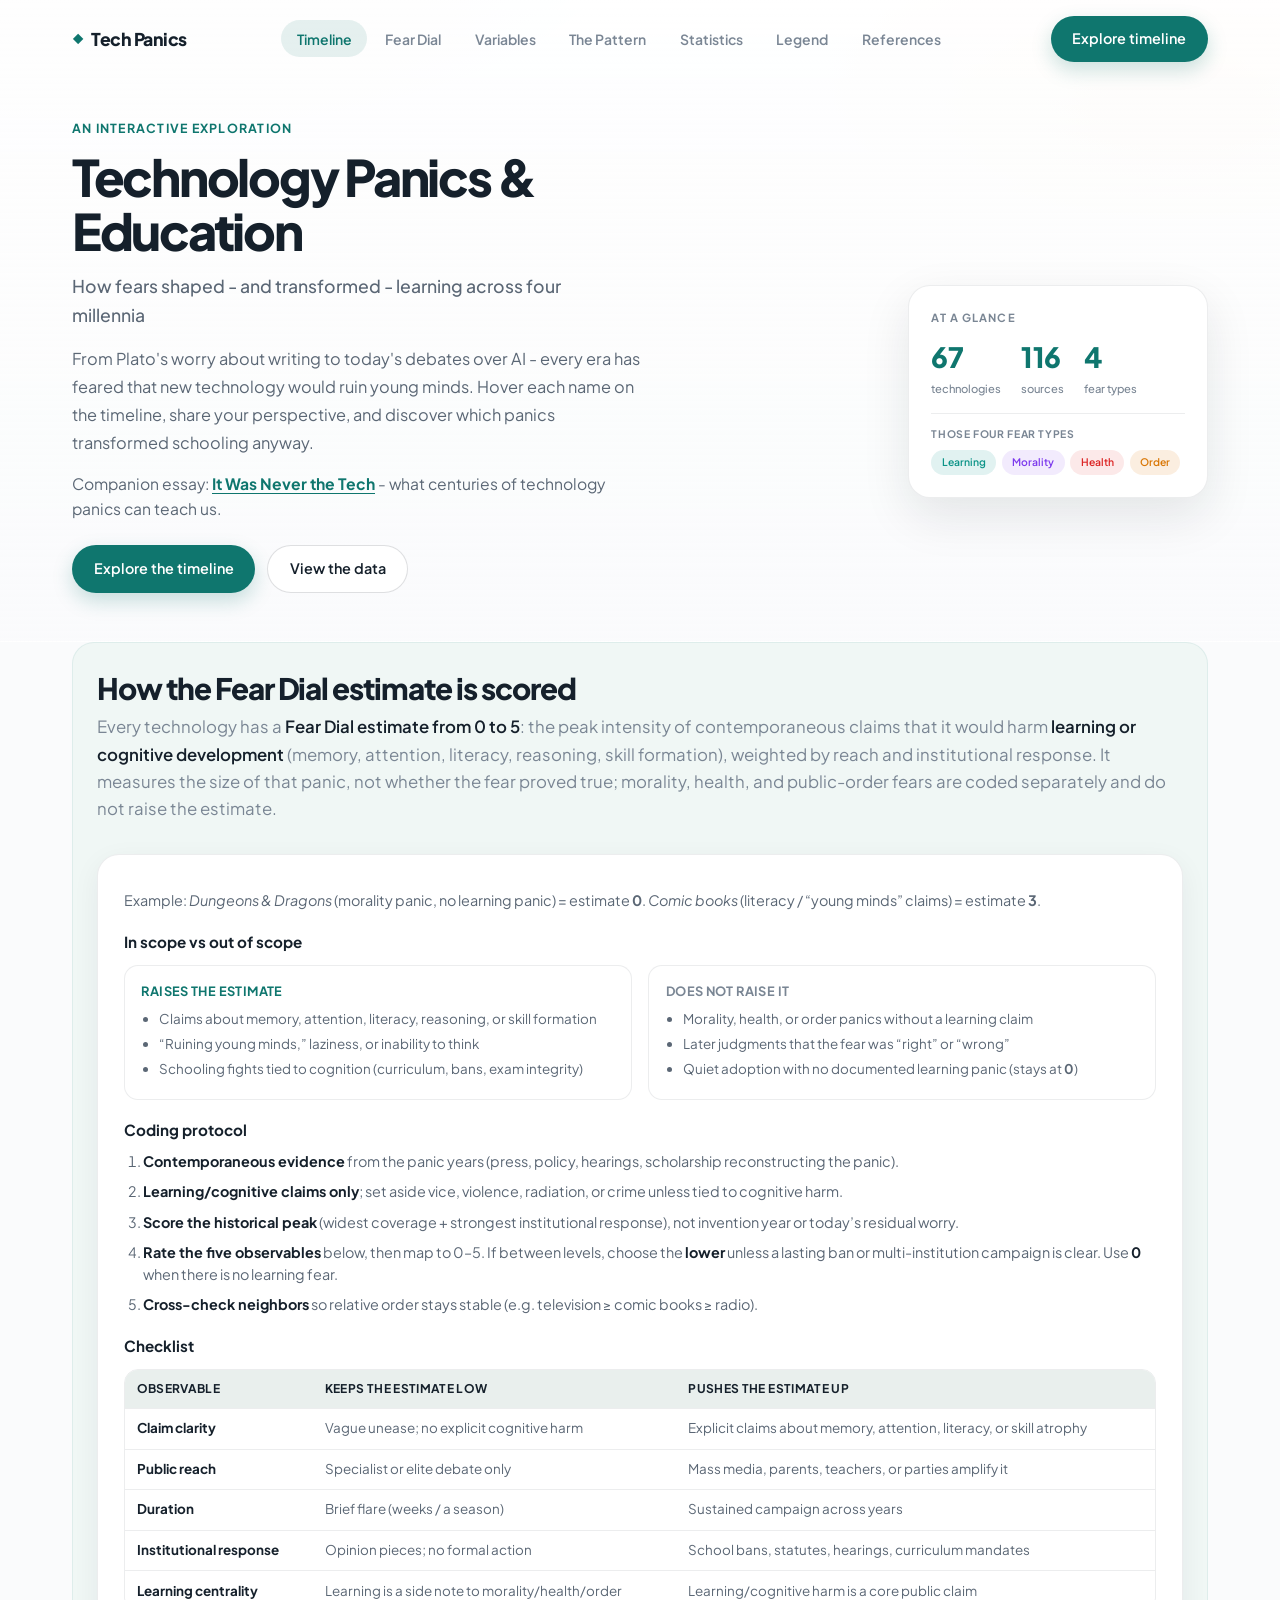
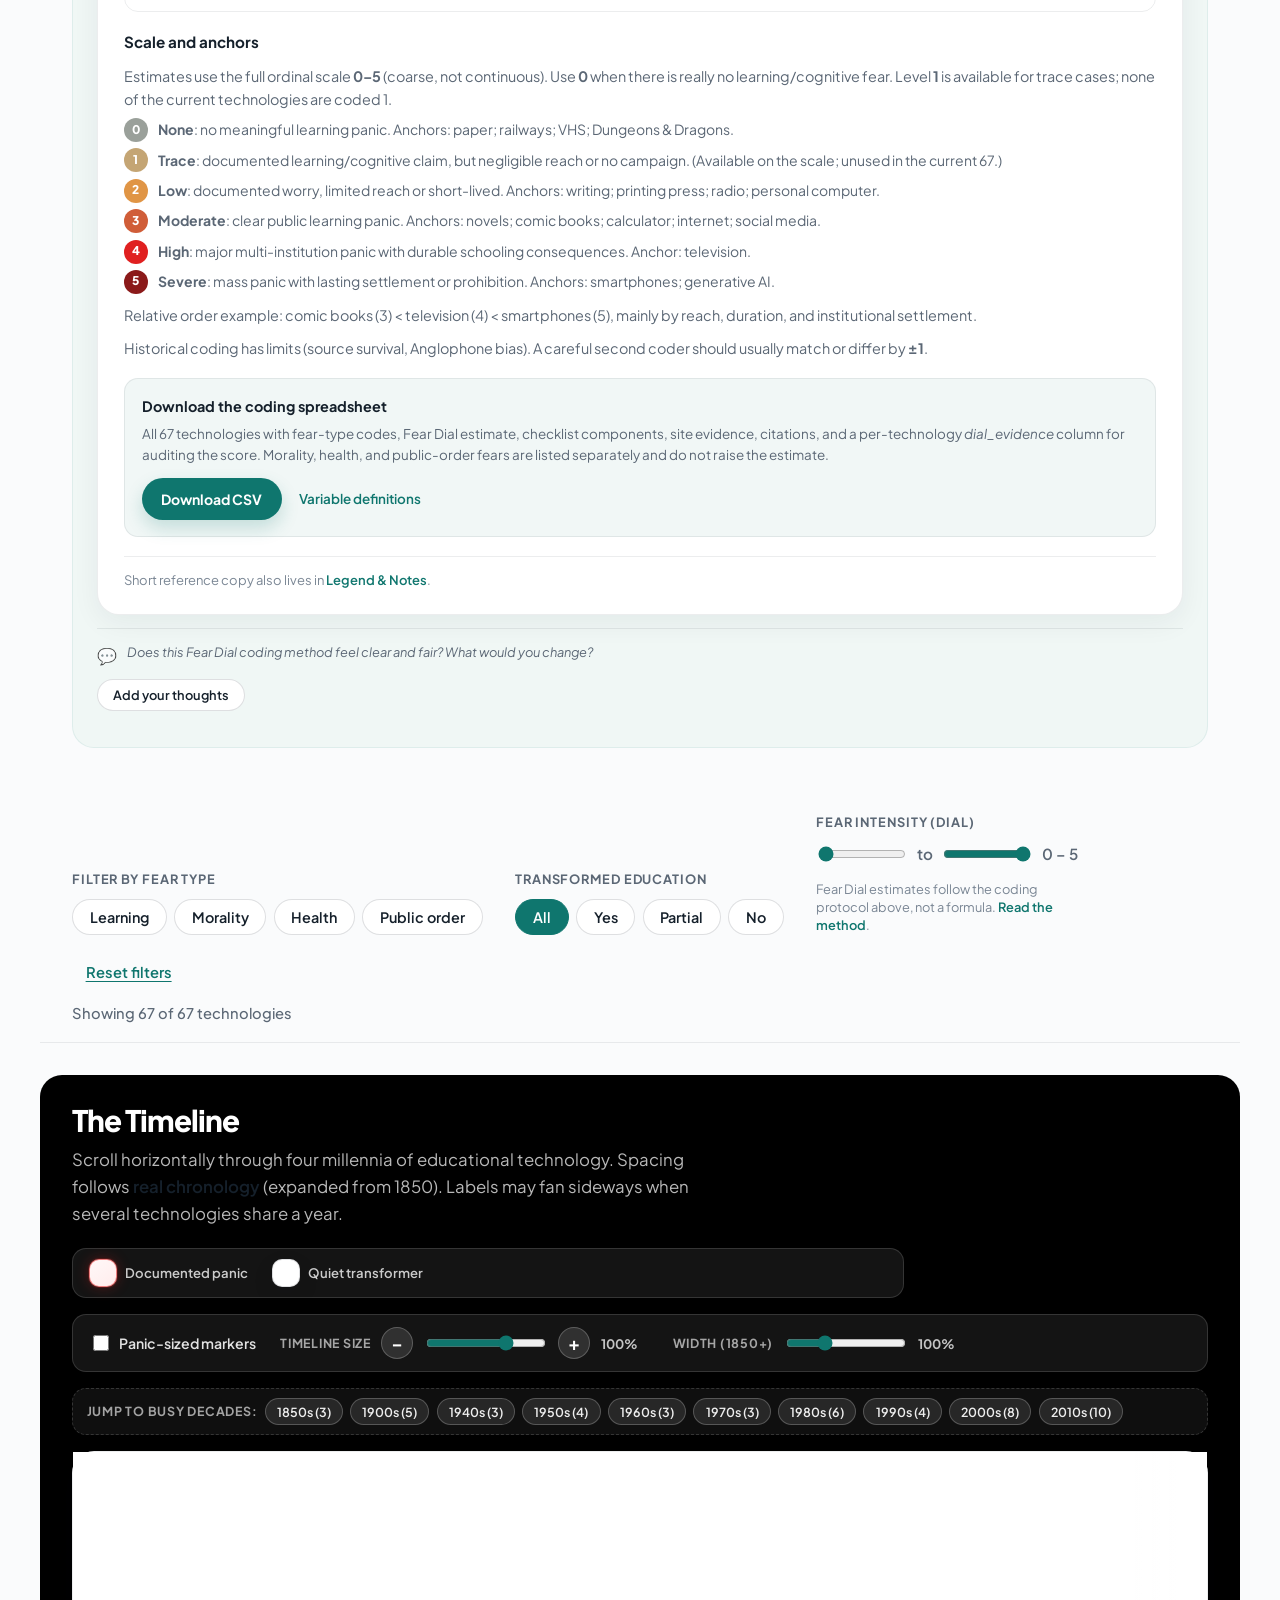
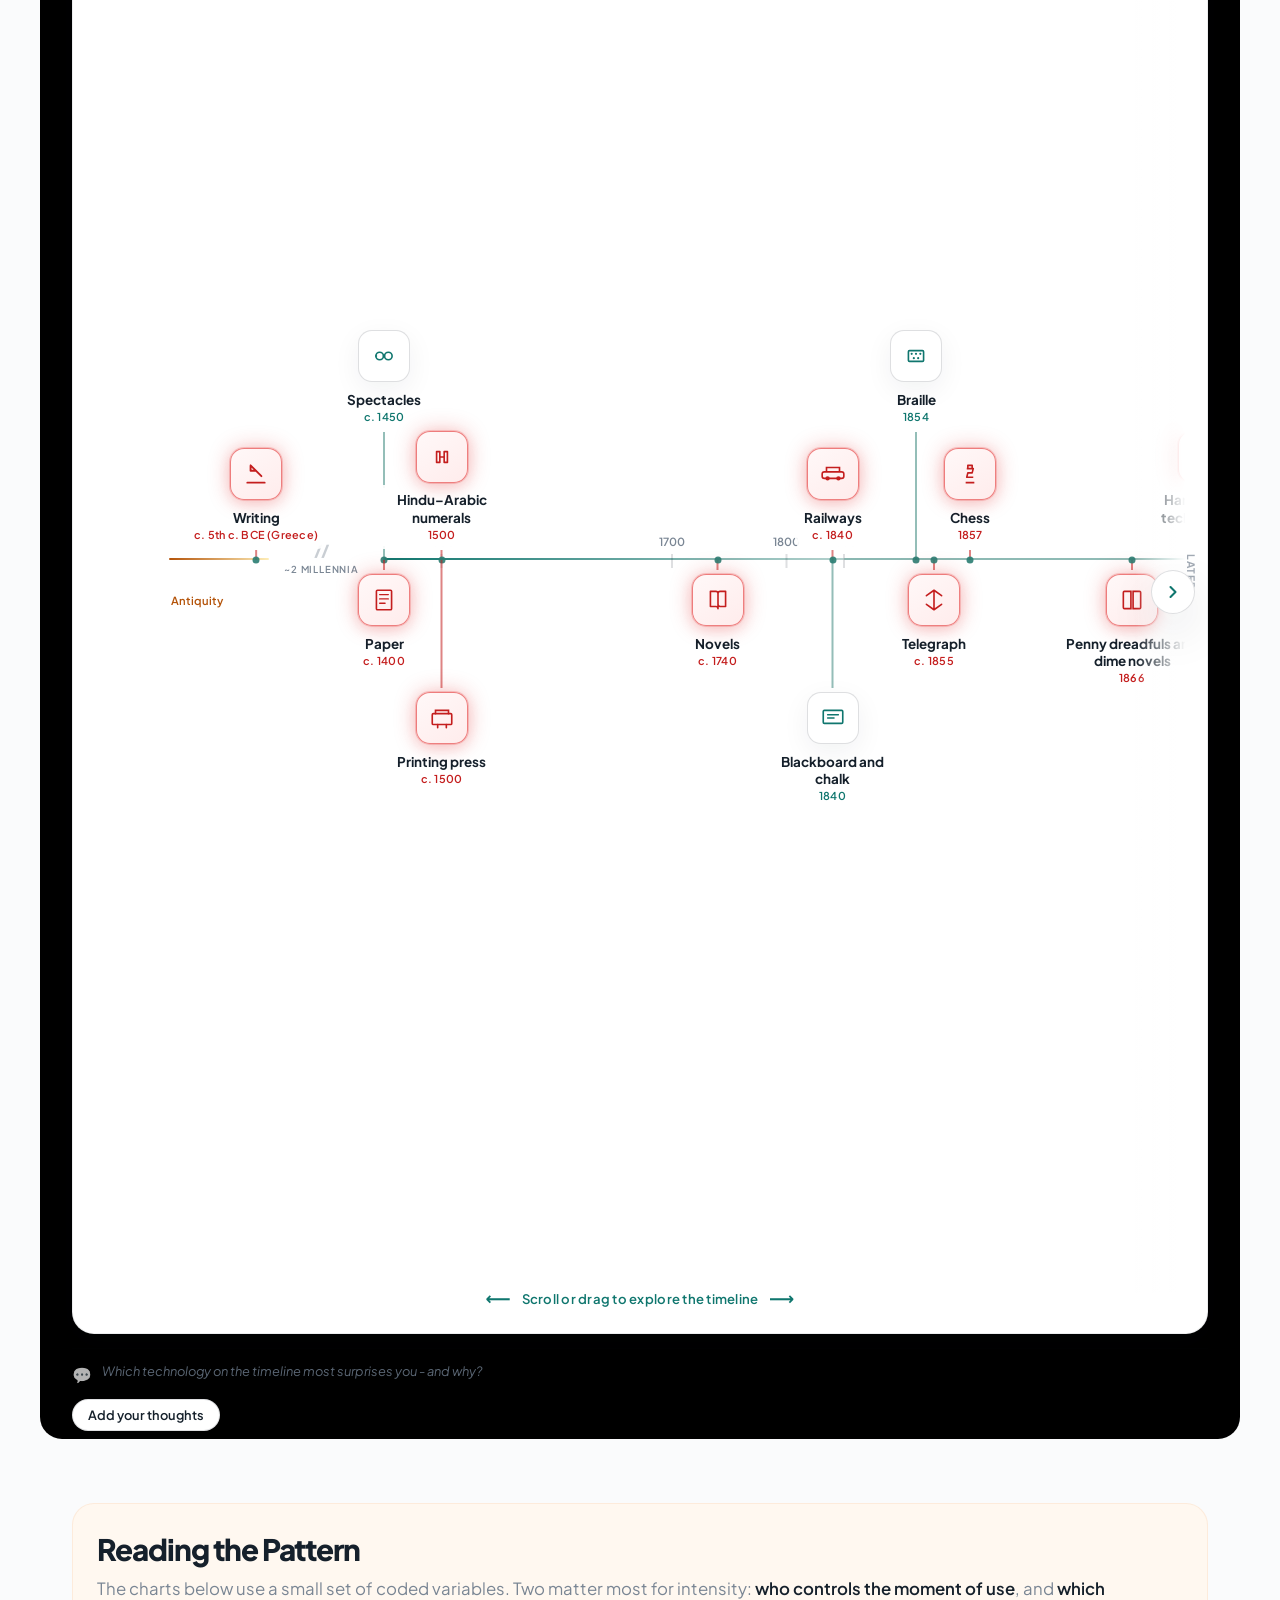
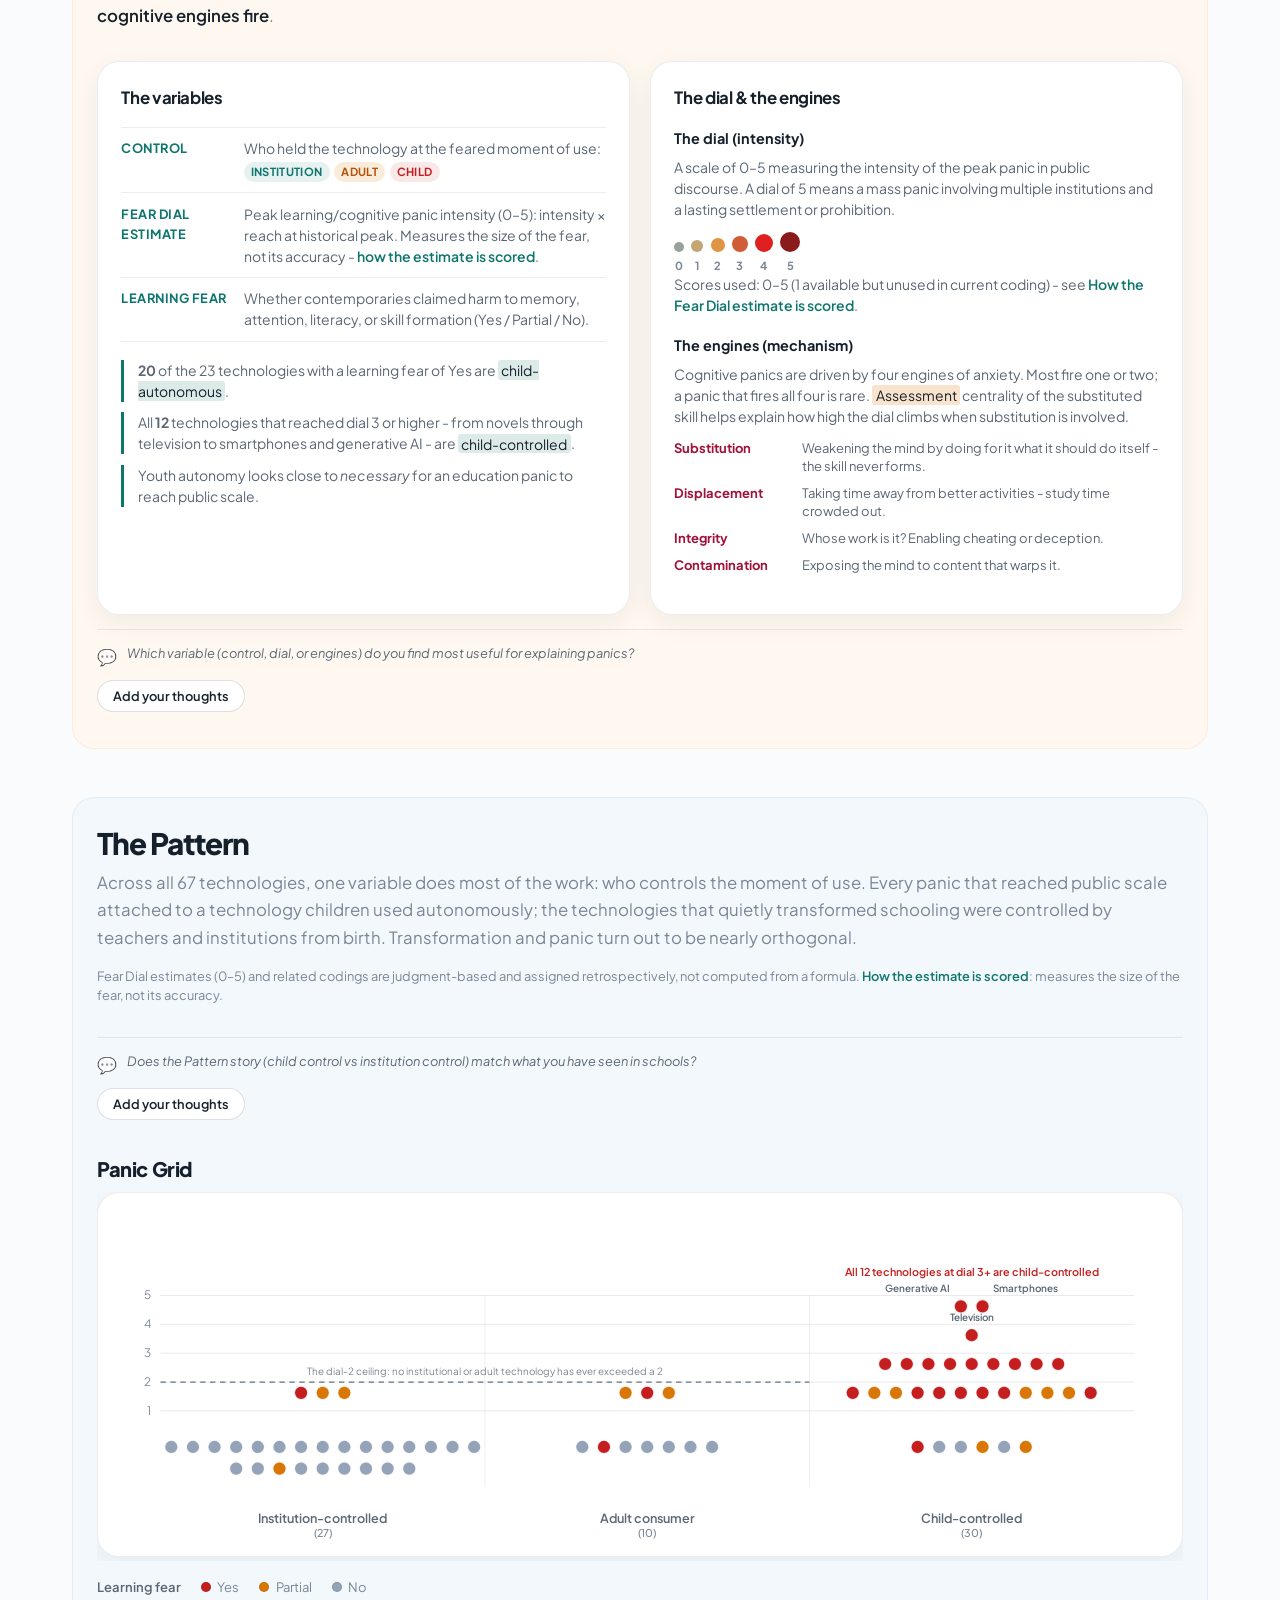
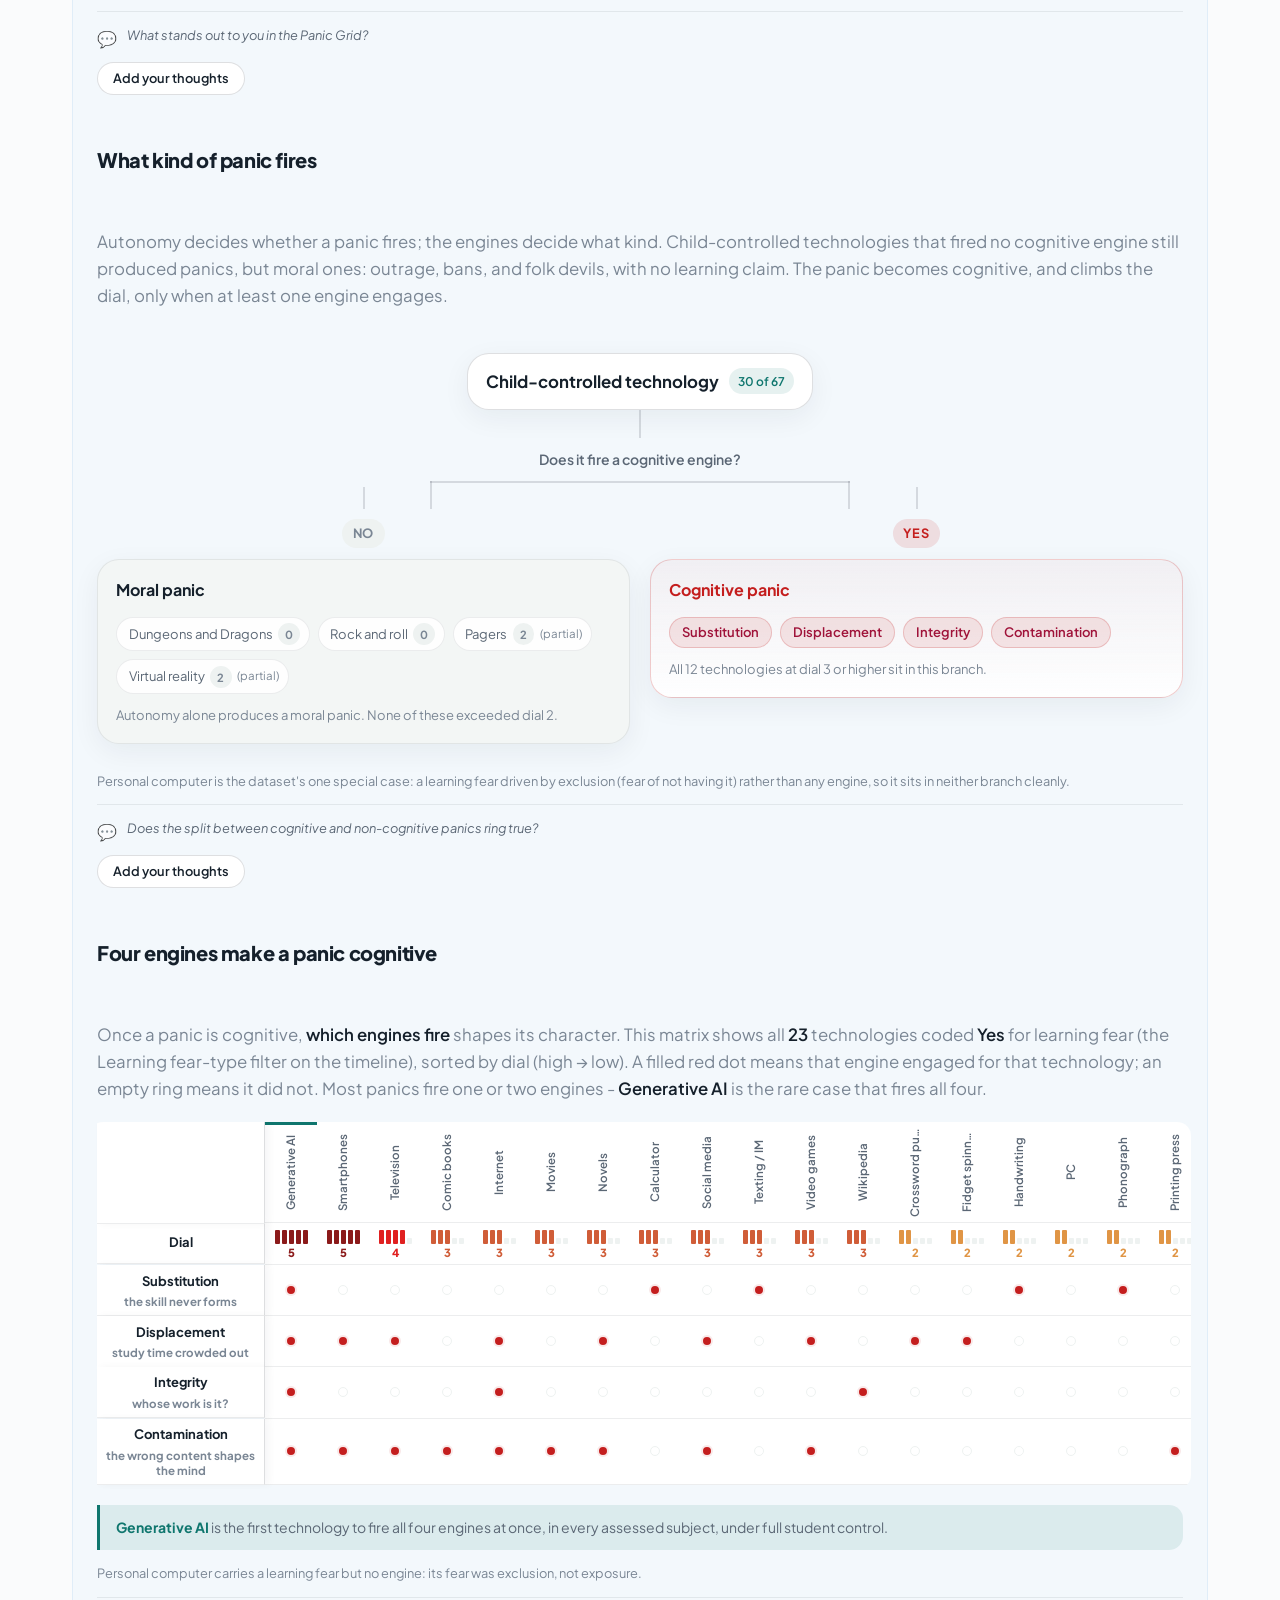
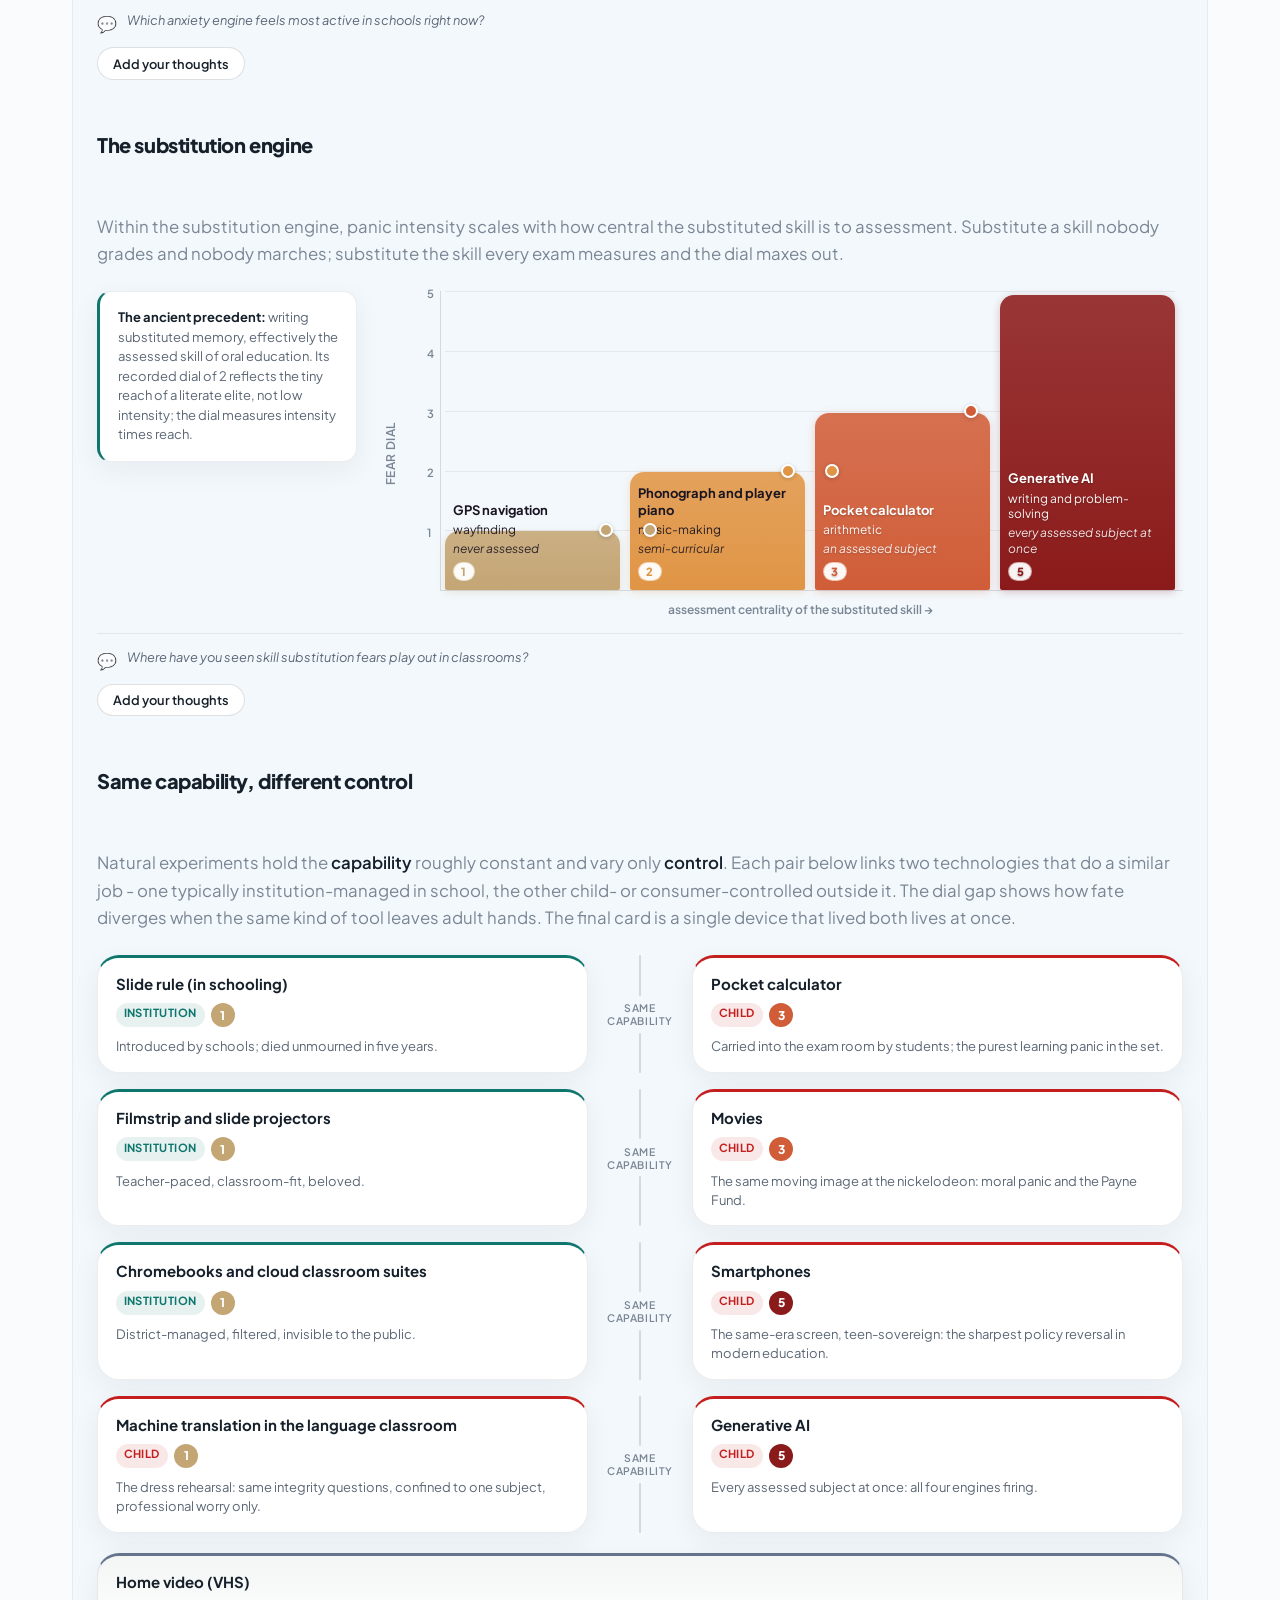
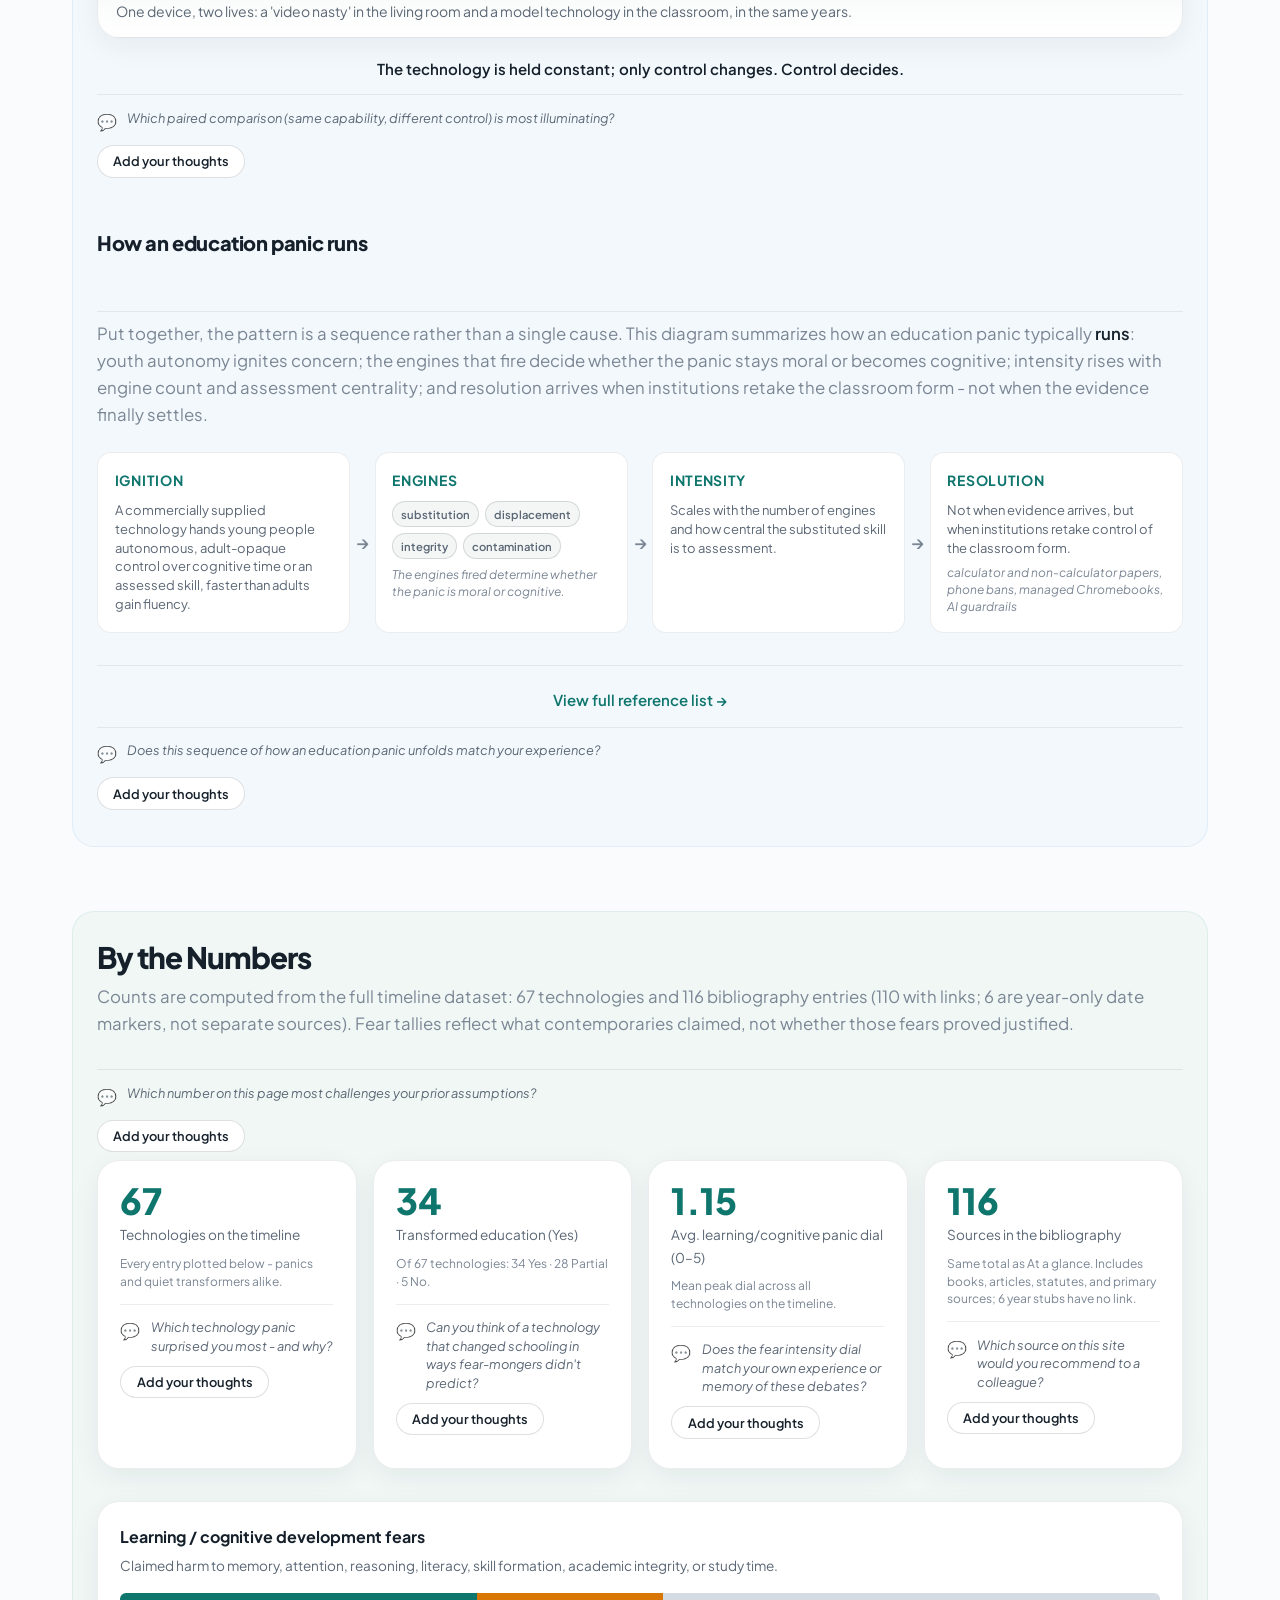
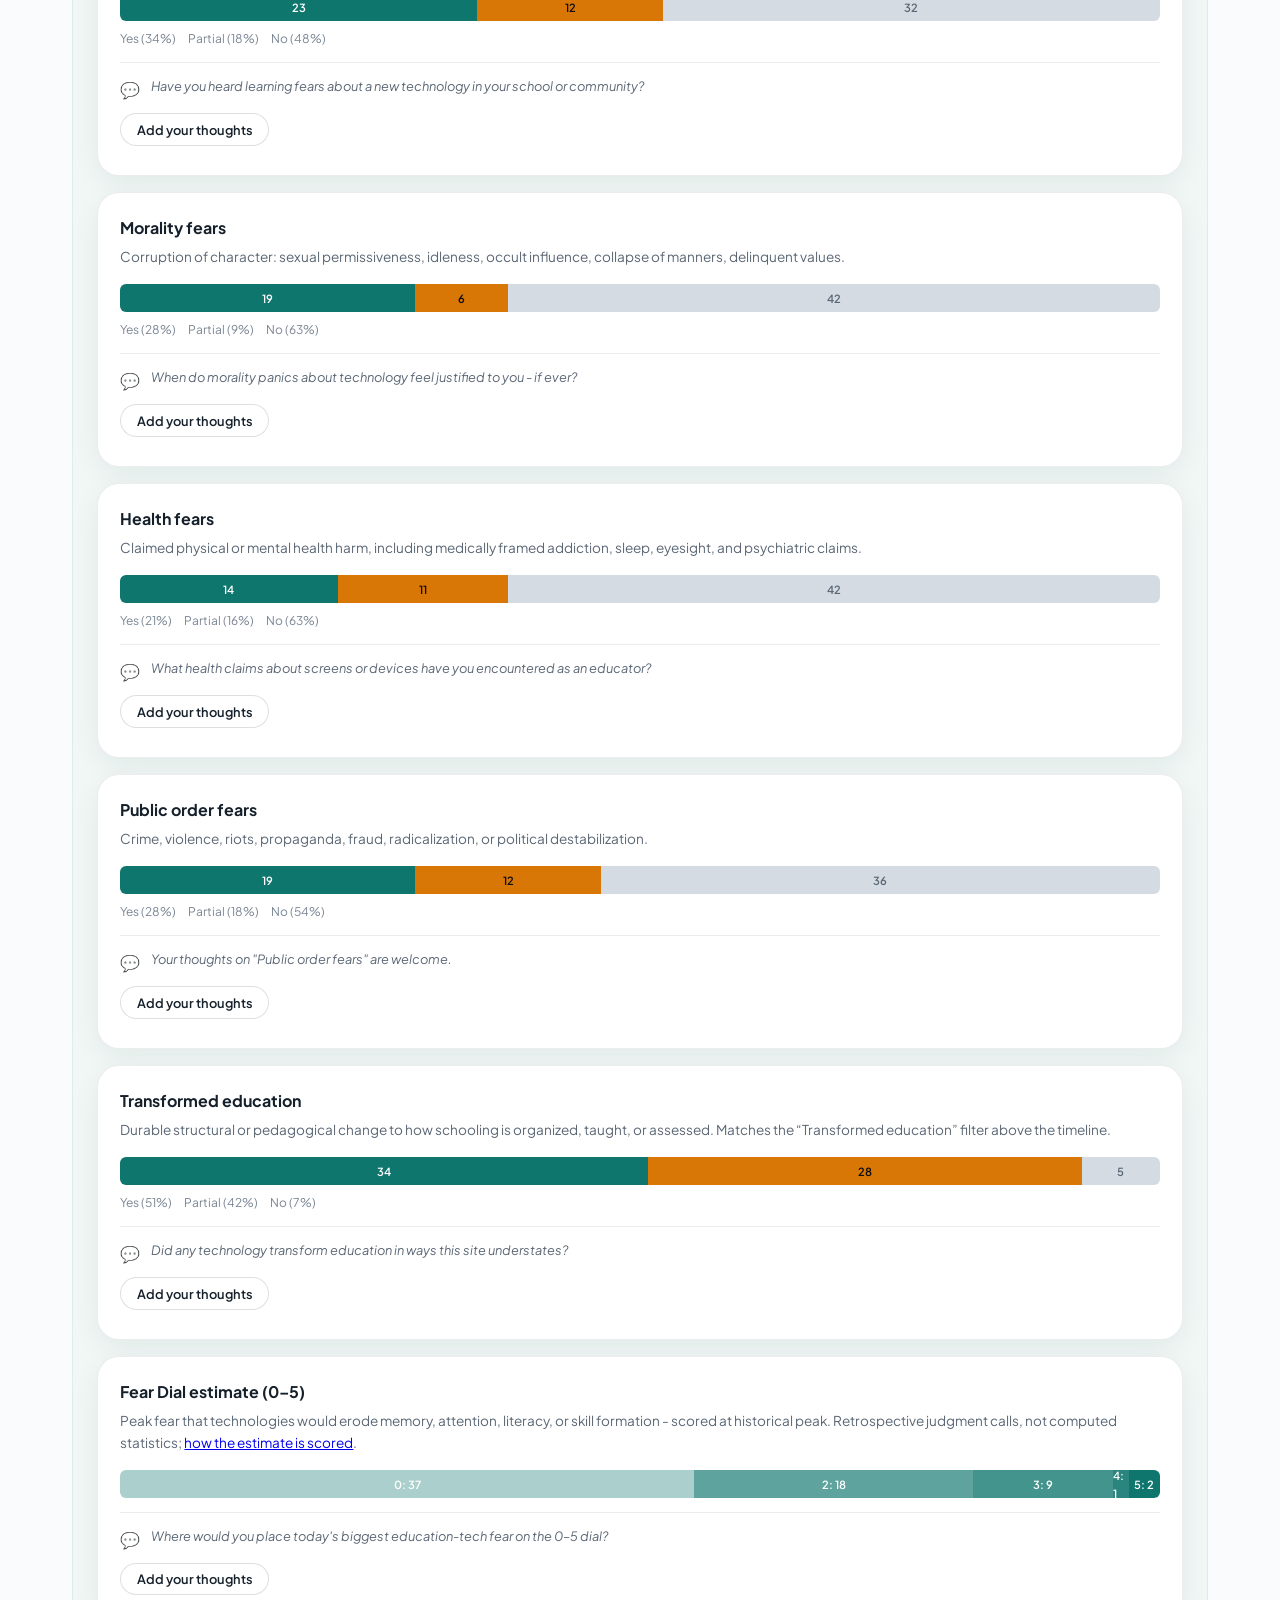
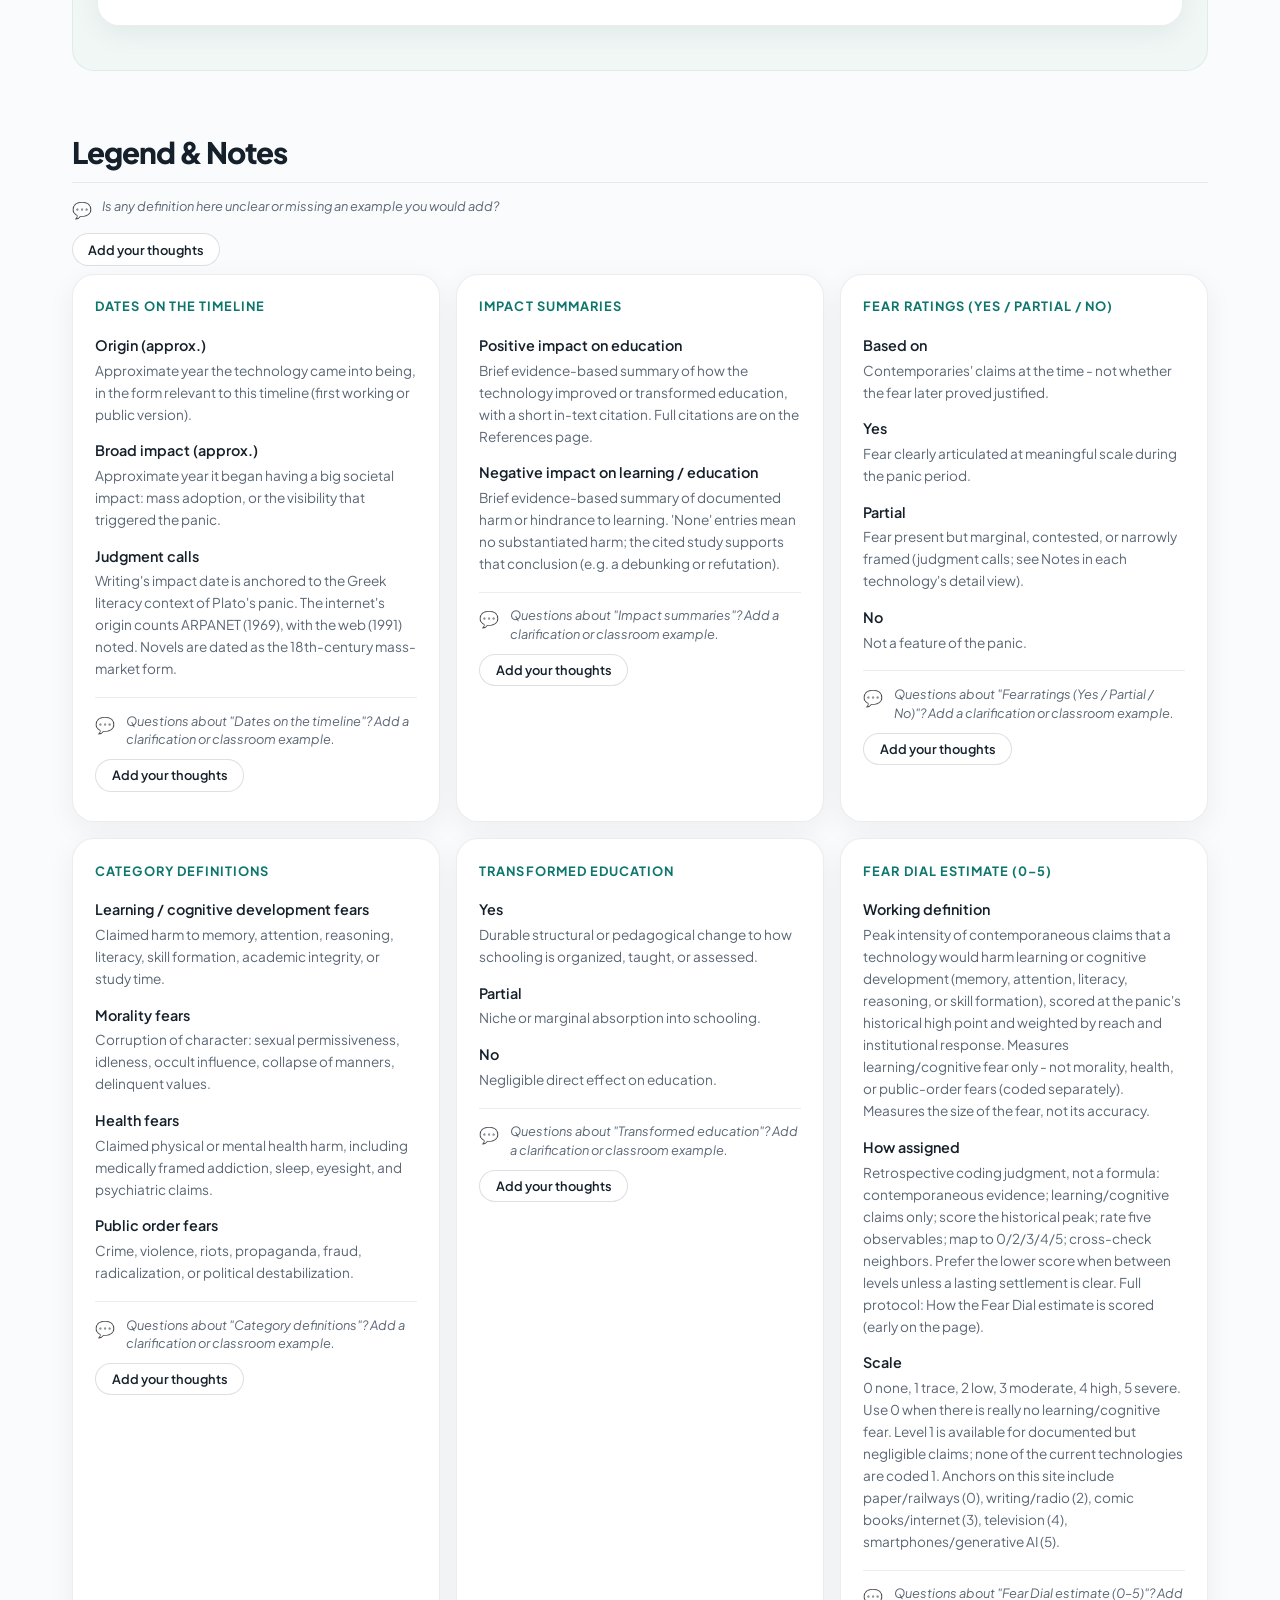
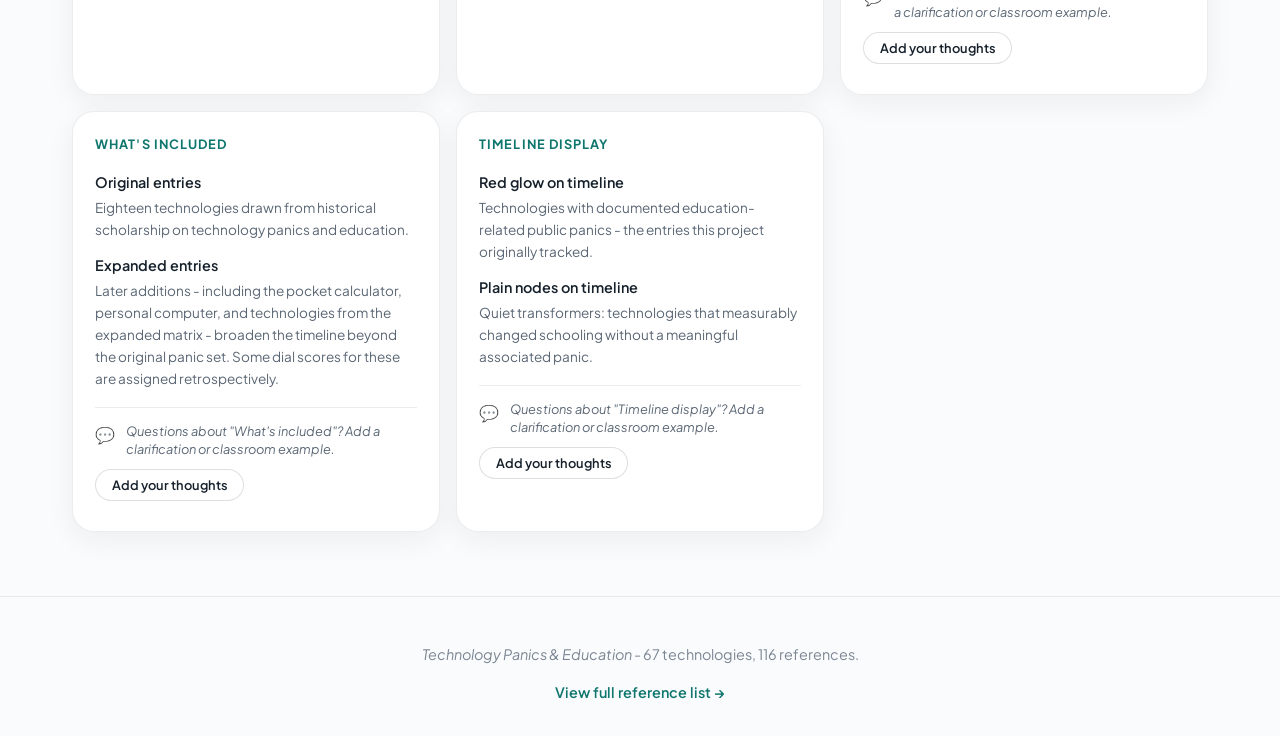
<file: index.html>
<!DOCTYPE html>
<html lang="en">
<head>
  <meta charset="UTF-8">
  <meta name="viewport" content="width=device-width, initial-scale=1.0">
  <title>Technology Panics & Education - Interactive Timeline</title>
  <link rel="preconnect" href="https://fonts.googleapis.com">
  <link rel="preconnect" href="https://fonts.gstatic.com" crossorigin>
  <link href="https://fonts.googleapis.com/css2?family=Plus+Jakarta+Sans:wght@400;500;600;700;800&display=swap" rel="stylesheet">
  <link rel="stylesheet" href="styles.css">
</head>
<body>
  <header class="site-header">
    <nav class="nav">
      <a href="index.html" class="nav-logo">
        <span class="nav-logo__icon" aria-hidden="true">◆</span>
        Tech Panics
      </a>
      <div class="nav-links">
        <a href="#timeline" class="nav-link active">Timeline</a>
        <a href="#fear-dial-method" class="nav-link">Fear Dial</a>
        <a href="#pattern-primer" class="nav-link">Variables</a>
        <a href="#pattern" class="nav-link">The Pattern</a>
        <a href="#statistics" class="nav-link">Statistics</a>
        <a href="#legend" class="nav-link">Legend</a>
        <a href="references.html" class="nav-link">References</a>
      </div>
      <a href="#timeline" class="btn-primary nav-cta">Explore timeline</a>
    </nav>

    <div class="hero">
      <div class="hero__content">
        <p class="hero-eyebrow">An interactive exploration</p>
        <h1 id="hero-title">Technology Panics & Education</h1>
        <p id="hero-subtitle" class="hero-subtitle"></p>
        <p class="hero-intro">
          From Plato's worry about writing to today's debates over AI - every era has feared
          that new technology would ruin young minds. Hover each name on the timeline, share your
          perspective, and discover which panics transformed schooling anyway.
        </p>
        <p class="hero-companion">
          Companion essay:
          <a href="https://chrishayden560049.substack.com/p/it-was-never-the-tech" target="_blank" rel="noopener noreferrer">It Was Never the Tech</a>
          - what centuries of technology panics can teach us.
        </p>
        <div class="hero__actions">
          <a href="#timeline" class="btn-primary">Explore the timeline</a>
          <a href="#statistics" class="btn-secondary">View the data</a>
        </div>
      </div>
      <div class="hero__visual" aria-hidden="true">
        <div class="hero-card">
          <div class="hero-card__label">At a glance</div>
          <div class="hero-card__stats">
            <div><span class="hero-stat-num" id="hero-stat-techs">67</span><span class="hero-stat-lbl">technologies</span></div>
            <div><span class="hero-stat-num" id="hero-stat-sources">116</span><span class="hero-stat-lbl">sources</span></div>
            <div><span class="hero-stat-num" id="hero-stat-fears">4</span><span class="hero-stat-lbl">fear types</span></div>
          </div>
          <div class="hero-card__fears">
            <span class="hero-card__fears-label">Those four fear types</span>
            <div class="hero-card__chips">
              <span class="chip-mini chip-mini--learning">Learning</span>
              <span class="chip-mini chip-mini--morality">Morality</span>
              <span class="chip-mini chip-mini--health">Health</span>
              <span class="chip-mini chip-mini--order">Order</span>
            </div>
          </div>
        </div>
      </div>
    </div>
  </header>

  <main>
    <section id="fear-dial-method" class="dial-method-section" aria-labelledby="fear-dial-method-heading">
      <h2 id="fear-dial-method-heading" class="section-title">How the Fear Dial estimate is scored</h2>
      <p class="section-desc">
        Every technology has a <strong>Fear Dial estimate from 0 to 5</strong>: the peak intensity of
        contemporaneous claims that it would harm <strong>learning or cognitive development</strong>
        (memory, attention, literacy, reasoning, skill formation), weighted by reach and institutional response.
        It measures the size of that panic, not whether the fear proved true; morality, health, and public-order
        fears are coded separately and do not raise the estimate.
      </p>

      <div class="dial-method-card">
        <p>
          Example: <em>Dungeons &amp; Dragons</em> (morality panic, no learning panic) = estimate <strong>0</strong>.
          <em>Comic books</em> (literacy / “young minds” claims) = estimate <strong>3</strong>.
        </p>

        <h3 class="dial-method-card__title">In scope vs out of scope</h3>
        <div class="dial-method-scope">
          <div class="dial-method-scope__col dial-method-scope__col--in">
            <h4>Raises the estimate</h4>
            <ul>
              <li>Claims about memory, attention, literacy, reasoning, or skill formation</li>
              <li>“Ruining young minds,” laziness, or inability to think</li>
              <li>Schooling fights tied to cognition (curriculum, bans, exam integrity)</li>
            </ul>
          </div>
          <div class="dial-method-scope__col dial-method-scope__col--out">
            <h4>Does not raise it</h4>
            <ul>
              <li>Morality, health, or order panics without a learning claim</li>
              <li>Later judgments that the fear was “right” or “wrong”</li>
              <li>Quiet adoption with no documented learning panic (stays at <strong>0</strong>)</li>
            </ul>
          </div>
        </div>

        <h3 class="dial-method-card__title">Coding protocol</h3>
        <ol class="dial-method-steps">
          <li><strong>Contemporaneous evidence</strong> from the panic years (press, policy, hearings, scholarship reconstructing the panic).</li>
          <li><strong>Learning/cognitive claims only</strong>; set aside vice, violence, radiation, or crime unless tied to cognitive harm.</li>
          <li><strong>Score the historical peak</strong> (widest coverage + strongest institutional response), not invention year or today’s residual worry.</li>
          <li><strong>Rate the five observables</strong> below, then map to 0–5. If between levels, choose the <strong>lower</strong> unless a lasting ban or multi-institution campaign is clear. Use <strong>0</strong> when there is no learning fear.</li>
          <li><strong>Cross-check neighbors</strong> so relative order stays stable (e.g. television ≥ comic books ≥ radio).</li>
        </ol>

        <h3 class="dial-method-card__title">Checklist</h3>
        <div class="dial-method-table-wrap" role="region" aria-label="Fear Dial estimate coding checklist">
          <table class="dial-method-table">
            <thead>
              <tr>
                <th scope="col">Observable</th>
                <th scope="col">Keeps the estimate low</th>
                <th scope="col">Pushes the estimate up</th>
              </tr>
            </thead>
            <tbody>
              <tr>
                <th scope="row">Claim clarity</th>
                <td>Vague unease; no explicit cognitive harm</td>
                <td>Explicit claims about memory, attention, literacy, or skill atrophy</td>
              </tr>
              <tr>
                <th scope="row">Public reach</th>
                <td>Specialist or elite debate only</td>
                <td>Mass media, parents, teachers, or parties amplify it</td>
              </tr>
              <tr>
                <th scope="row">Duration</th>
                <td>Brief flare (weeks / a season)</td>
                <td>Sustained campaign across years</td>
              </tr>
              <tr>
                <th scope="row">Institutional response</th>
                <td>Opinion pieces; no formal action</td>
                <td>School bans, statutes, hearings, curriculum mandates</td>
              </tr>
              <tr>
                <th scope="row">Learning centrality</th>
                <td>Learning is a side note to morality/health/order</td>
                <td>Learning/cognitive harm is a core public claim</td>
              </tr>
            </tbody>
          </table>
        </div>

        <h3 class="dial-method-card__title">Scale and anchors</h3>
        <p>
          Estimates use the full ordinal scale <strong>0–5</strong> (coarse, not continuous).
          Use <strong>0</strong> when there is really no learning/cognitive fear.
          Level <strong>1</strong> is available for trace cases; none of the current technologies are coded 1.
        </p>
        <ul class="dial-method-scale">
          <li>
            <span class="dial-method-scale__n" style="--c:#9aa09a">0</span>
            <span><strong>None</strong>: no meaningful learning panic.
            Anchors: paper; railways; VHS; Dungeons &amp; Dragons.</span>
          </li>
          <li>
            <span class="dial-method-scale__n" style="--c:#c4a574">1</span>
            <span><strong>Trace</strong>: documented learning/cognitive claim, but negligible reach or no campaign.
            (Available on the scale; unused in the current 67.)</span>
          </li>
          <li>
            <span class="dial-method-scale__n" style="--c:#e09545">2</span>
            <span><strong>Low</strong>: documented worry, limited reach or short-lived.
            Anchors: writing; printing press; radio; personal computer.</span>
          </li>
          <li>
            <span class="dial-method-scale__n" style="--c:#d05d38">3</span>
            <span><strong>Moderate</strong>: clear public learning panic.
            Anchors: novels; comic books; calculator; internet; social media.</span>
          </li>
          <li>
            <span class="dial-method-scale__n" style="--c:#e02020">4</span>
            <span><strong>High</strong>: major multi-institution panic with durable schooling consequences.
            Anchor: television.</span>
          </li>
          <li>
            <span class="dial-method-scale__n" style="--c:#8b1a1a">5</span>
            <span><strong>Severe</strong>: mass panic with lasting settlement or prohibition.
            Anchors: smartphones; generative AI.</span>
          </li>
        </ul>
        <p>
          Relative order example: comic books (3) &lt; television (4) &lt; smartphones (5),
          mainly by reach, duration, and institutional settlement.
        </p>

        <p>
          Historical coding has limits (source survival, Anglophone bias). A careful second coder
          should usually match or differ by <strong>±1</strong>.
        </p>

        <div class="dial-method-download">
          <p class="dial-method-download__label">Download the coding spreadsheet</p>
          <p class="dial-method-download__desc">
            All 67 technologies with fear-type codes, Fear Dial estimate, checklist components,
            site evidence, citations, and a per-technology <em>dial_evidence</em> column for auditing the score.
            Morality, health, and public-order fears are listed separately and do not raise the estimate.
          </p>
          <div class="dial-method-download__actions">
            <a class="dial-method-download__btn" href="data/fear-dial-coding.csv" download="fear-dial-coding.csv">
              Download CSV
            </a>
            <a class="dial-method-download__link" href="data/fear-dial-coding-README.txt" download="fear-dial-coding-README.txt">
              Variable definitions
            </a>
          </div>
        </div>

        <p class="dial-method-note">
          Short reference copy also lives in
          <a href="#legend-dial">Legend &amp; Notes</a>.
        </p>
      </div>
      <div class="comment-slot" id="comments-section-fear-dial"></div>
    </section>

    <section class="controls" aria-label="Timeline filters">
      <div class="controls-inner">
        <div class="filter-group">
          <span class="filter-label">Filter by fear type</span>
          <div class="filter-chips" id="fear-filters"></div>
        </div>
        <div class="filter-group">
          <span class="filter-label">Transformed education</span>
          <div class="filter-chips" id="transform-filters">
            <button class="chip active" data-transform="all">All</button>
            <button class="chip" data-transform="Yes" title="Coded Yes: durable change to schooling">Yes</button>
            <button class="chip" data-transform="Partial" title="Coded Partial: limited or contested transformation">Partial</button>
            <button class="chip" data-transform="No" title="Coded No: little lasting change to schooling">No</button>
          </div>
        </div>
        <div class="filter-group">
          <span class="filter-label">Fear intensity (dial)</span>
          <div class="dial-slider-wrap">
            <input type="range" id="dial-min" min="0" max="5" value="0" aria-label="Minimum dial">
            <span class="dial-range-label">to</span>
            <input type="range" id="dial-max" min="0" max="5" value="5" aria-label="Maximum dial">
            <span id="dial-range-display" class="dial-range-display">0 – 5</span>
          </div>
          <p class="method-footnote method-footnote--compact">
            Fear Dial estimates follow the coding protocol above, not a formula.
            <a href="#fear-dial-method">Read the method</a>.
          </p>
        </div>
        <button id="reset-filters" class="btn-ghost">Reset filters</button>
      </div>
      <p id="filter-count" class="filter-count" aria-live="polite"></p>
    </section>

    <section id="timeline" class="timeline-section">
      <h2 class="section-title">The Timeline</h2>
      <p class="section-desc">Scroll horizontally through four millennia of educational technology. Spacing follows <strong class="timeline-key-inline">real chronology</strong> (expanded from 1850). Labels may fan sideways when several technologies share a year.</p>
      <div class="timeline-key" aria-label="Timeline legend">
        <span class="timeline-key__item timeline-key__item--panic">
          <span class="timeline-key__swatch" aria-hidden="true"></span>
          Documented panic
        </span>
        <span class="timeline-key__item timeline-key__item--quiet">
          <span class="timeline-key__swatch" aria-hidden="true"></span>
          Quiet transformer
        </span>
      </div>
      <div class="timeline-view-controls" aria-label="Timeline display options">
        <label class="timeline-view-toggle">
          <input type="checkbox" id="panic-scale-view">
          <span>Panic-sized markers</span>
        </label>
        <div class="timeline-view-group timeline-view-group--size">
          <span class="timeline-view-label" id="timeline-size-label">Timeline size</span>
          <button type="button" class="timeline-size-btn" id="timeline-size-out" aria-label="Make timeline smaller">−</button>
          <input type="range" id="timeline-size" min="0.55" max="1.2" step="0.05" value="1" aria-labelledby="timeline-size-label">
          <button type="button" class="timeline-size-btn" id="timeline-size-in" aria-label="Make timeline larger">+</button>
          <span id="timeline-size-display" class="timeline-zoom-display">100%</span>
        </div>
        <div class="timeline-view-group timeline-view-group--zoom">
          <span class="timeline-view-label" title="Only stretches horizontal spacing from 1850 onward">Width (1850+)</span>
          <input type="range" id="timeline-zoom" min="0.85" max="1.35" step="0.05" value="1" aria-label="Horizontal spacing for the modern era">
          <span id="timeline-zoom-display" class="timeline-zoom-display">100%</span>
        </div>
      </div>
      <nav class="timeline-decade-nav" id="timeline-decade-nav" hidden aria-label="Jump to busy decades"></nav>
      <div class="timeline-scroll-outer" id="timeline-scroll-outer">
        <button type="button" class="timeline-scroll-btn timeline-scroll-btn--left" id="scroll-left" aria-label="Scroll timeline left" hidden>
          <svg width="20" height="20" viewBox="0 0 24 24" fill="none" aria-hidden="true"><path d="M15 6l-6 6 6 6" stroke="currentColor" stroke-width="2.5" stroke-linecap="round" stroke-linejoin="round"/></svg>
        </button>
        <button type="button" class="timeline-scroll-btn timeline-scroll-btn--right" id="scroll-right" aria-label="Scroll timeline right">
          <svg width="20" height="20" viewBox="0 0 24 24" fill="none" aria-hidden="true"><path d="M9 6l6 6-6 6" stroke="currentColor" stroke-width="2.5" stroke-linecap="round" stroke-linejoin="round"/></svg>
        </button>
        <div class="timeline-scroll-fade timeline-scroll-fade--left" id="fade-left" aria-hidden="true">
          <span class="timeline-scroll-cue">Earlier</span>
        </div>
        <div class="timeline-scroll" id="timeline-scroll">
          <div class="timeline-track" id="timeline-track">
            <div class="timeline-axis" id="timeline-axis"></div>
            <div class="timeline-nodes" id="timeline-nodes"></div>
          </div>
        </div>
        <div class="timeline-scroll-fade timeline-scroll-fade--right" id="fade-right" aria-hidden="true">
          <span class="timeline-scroll-cue">Later</span>
        </div>
        <p class="timeline-scroll-hint" id="timeline-scroll-hint">
          <span class="timeline-scroll-hint__icon" aria-hidden="true">⟵</span>
          Scroll or drag to explore the timeline
          <span class="timeline-scroll-hint__icon" aria-hidden="true">⟶</span>
        </p>
      </div>
      <div class="comment-slot comment-slot--on-dark" id="comments-section-timeline"></div>
    </section>

    <section id="pattern-primer" class="pattern-primer" aria-labelledby="pattern-primer-heading">
      <h2 id="pattern-primer-heading" class="section-title">Reading the Pattern</h2>
      <p class="section-desc">
        The charts below use a small set of coded variables. Two matter most for intensity:
        <strong>who controls the moment of use</strong>, and <strong>which cognitive engines fire</strong>.
      </p>

      <div class="primer-grid">
        <article class="primer-card">
          <h3 class="primer-card__title">The variables</h3>
          <dl class="primer-vars">
            <div class="primer-vars__row">
              <dt>Control</dt>
              <dd>
                Who held the technology at the feared moment of use:
                <span class="primer-pill primer-pill--institution">institution</span>
                <span class="primer-pill primer-pill--adult">adult</span>
                <span class="primer-pill primer-pill--child">child</span>
              </dd>
            </div>
            <div class="primer-vars__row">
              <dt>Fear Dial estimate</dt>
              <dd>
                Peak learning/cognitive panic intensity (0–5): intensity × reach at historical peak.
                Measures the size of the fear, not its accuracy -
                <a href="#fear-dial-method">how the estimate is scored</a>.
              </dd>
            </div>
            <div class="primer-vars__row">
              <dt>Learning fear</dt>
              <dd>Whether contemporaries claimed harm to memory, attention, literacy, or skill formation (Yes / Partial / No).</dd>
            </div>
          </dl>
          <ul class="primer-insights">
            <li><strong>20</strong> of the 23 technologies with a learning fear of Yes are <mark>child-autonomous</mark>.</li>
            <li>All <strong>12</strong> technologies that reached dial 3 or higher - from novels through television to smartphones and generative AI - are <mark>child-controlled</mark>.</li>
            <li>Youth autonomy looks close to <em>necessary</em> for an education panic to reach public scale.</li>
          </ul>
        </article>

        <article class="primer-card">
          <h3 class="primer-card__title">The dial &amp; the engines</h3>
          <div class="primer-dial-block">
            <h4 class="primer-subhead">The dial (intensity)</h4>
            <p>
              A scale of 0–5 measuring the intensity of the peak panic in public discourse.
              A dial of 5 means a mass panic involving multiple institutions and a lasting settlement or prohibition.
            </p>
            <div class="primer-dial-scale" aria-hidden="true">
              <span class="primer-dial-scale__item" style="--c:#9aa09a"><i>0</i></span>
              <span class="primer-dial-scale__item" style="--c:#c4a574"><i>1</i></span>
              <span class="primer-dial-scale__item" style="--c:#e09545"><i>2</i></span>
              <span class="primer-dial-scale__item" style="--c:#d05d38"><i>3</i></span>
              <span class="primer-dial-scale__item" style="--c:#e02020"><i>4</i></span>
              <span class="primer-dial-scale__item" style="--c:#8b1a1a"><i>5</i></span>
            </div>
            <p class="primer-dial-note">Scores used: 0–5 (1 available but unused in current coding) - see <a href="#fear-dial-method">How the Fear Dial estimate is scored</a>.</p>
          </div>
          <div class="primer-engines-block">
            <h4 class="primer-subhead">The engines (mechanism)</h4>
            <p>
              Cognitive panics are driven by four engines of anxiety. Most fire one or two;
              a panic that fires all four is rare. <mark>Assessment</mark> centrality of the substituted skill
              helps explain how high the dial climbs when substitution is involved.
            </p>
            <ul class="primer-engines">
              <li>
                <span class="primer-engines__name">Substitution</span>
                <span class="primer-engines__def">Weakening the mind by doing for it what it should do itself - the skill never forms.</span>
              </li>
              <li>
                <span class="primer-engines__name">Displacement</span>
                <span class="primer-engines__def">Taking time away from better activities - study time crowded out.</span>
              </li>
              <li>
                <span class="primer-engines__name">Integrity</span>
                <span class="primer-engines__def">Whose work is it? Enabling cheating or deception.</span>
              </li>
              <li>
                <span class="primer-engines__name">Contamination</span>
                <span class="primer-engines__def">Exposing the mind to content that warps it.</span>
              </li>
            </ul>
          </div>
        </article>
      </div>
      <div class="comment-slot" id="comments-section-pattern-primer"></div>
    </section>

    <section id="pattern" class="pattern-section">
      <h2 class="section-title">The Pattern</h2>
      <p class="section-desc pattern-intro">
        Across all 67 technologies, one variable does most of the work: who controls the moment of use.
        Every panic that reached public scale attached to a technology children used autonomously; the technologies
        that quietly transformed schooling were controlled by teachers and institutions from birth. Transformation
        and panic turn out to be nearly orthogonal.
      </p>
      <p class="method-footnote">
        Fear Dial estimates (0–5) and related codings are judgment-based and assigned retrospectively, not computed from a formula.
        <a href="#fear-dial-method">How the estimate is scored</a>:
        measures the size of the fear, not its accuracy.
      </p>
      <div class="comment-slot" id="comments-section-pattern"></div>

      <h3 id="panic-grid-heading" class="pattern-subhead">Panic Grid</h3>
      <div id="panic-grid" class="panic-grid" aria-labelledby="panic-grid-heading"></div>
      <div class="comment-slot" id="comments-section-panic-grid"></div>

      <h3 id="panic-fork-heading" class="pattern-subhead">What kind of panic fires</h3>
      <div id="panic-fork" class="panic-fork" aria-labelledby="panic-fork-heading"></div>
      <div class="comment-slot" id="comments-section-panic-fork"></div>

      <h3 id="engines-matrix-heading" class="pattern-subhead">Four engines make a panic cognitive</h3>
      <div id="engines-matrix" class="engines-matrix" aria-labelledby="engines-matrix-heading"></div>
      <div class="comment-slot" id="comments-section-engines-matrix"></div>

      <h3 id="sub-gradient-heading" class="pattern-subhead">The substitution engine</h3>
      <div id="substitution-gradient" class="sub-gradient" aria-labelledby="sub-gradient-heading"></div>
      <div class="comment-slot" id="comments-section-substitution"></div>

      <h3 id="paired-fates-heading" class="pattern-subhead">Same capability, different control</h3>
      <div id="paired-fates" class="paired-fates" aria-labelledby="paired-fates-heading"></div>
      <div class="comment-slot" id="comments-section-paired-fates"></div>

      <h3 id="panic-flow-heading" class="pattern-subhead">How an education panic runs</h3>
      <div id="panic-flow" class="panic-flow" aria-labelledby="panic-flow-heading"></div>
      <div class="comment-slot" id="comments-section-panic-flow"></div>
    </section>

    <section id="statistics" class="stats-section">
      <h2 class="section-title">By the Numbers</h2>
      <p class="section-desc" id="stats-intro">Counts are computed from the full timeline dataset - every technology on the timeline and every entry on the References page. Fear tallies reflect what contemporaries claimed, not whether those fears proved justified.</p>
      <div class="comment-slot" id="comments-section-statistics"></div>
      <div class="stats-grid" id="stats-grid"></div>
      <div class="stats-detail" id="stats-detail"></div>
    </section>

    <section id="legend" class="legend-section">
      <h2 class="section-title">Legend & Notes</h2>
      <div class="comment-slot" id="comments-section-legend"></div>
      <div class="legend-grid" id="legend-grid"></div>
    </section>
  </main>

  <dialog id="detail-modal" class="detail-modal">
    <div class="modal-inner">
      <button class="modal-close" id="modal-close" aria-label="Close">&times;</button>
      <div id="modal-content"></div>
      <div id="modal-comments"></div>
    </div>
  </dialog>

  <footer class="site-footer">
    <p><em>Technology Panics &amp; Education</em> - 67 technologies, 116 references.</p>
    <a href="references.html">View full reference list →</a>
  </footer>

  <script src="supabase-config.js"></script>
  <script src="icons.js"></script>
  <script src="dial-cards.js"></script>
  <script src="comments.js"></script>
  <script src="pattern-tooltips.js"></script>
  <script src="panic-grid.js"></script>
  <script src="panic-fork.js"></script>
  <script src="engines-matrix.js"></script>
  <script src="substitution-gradient.js"></script>
  <script src="paired-fates.js"></script>
  <script src="panic-flow.js"></script>
  <script src="app.js"></script>
</body>
</html>
</file>
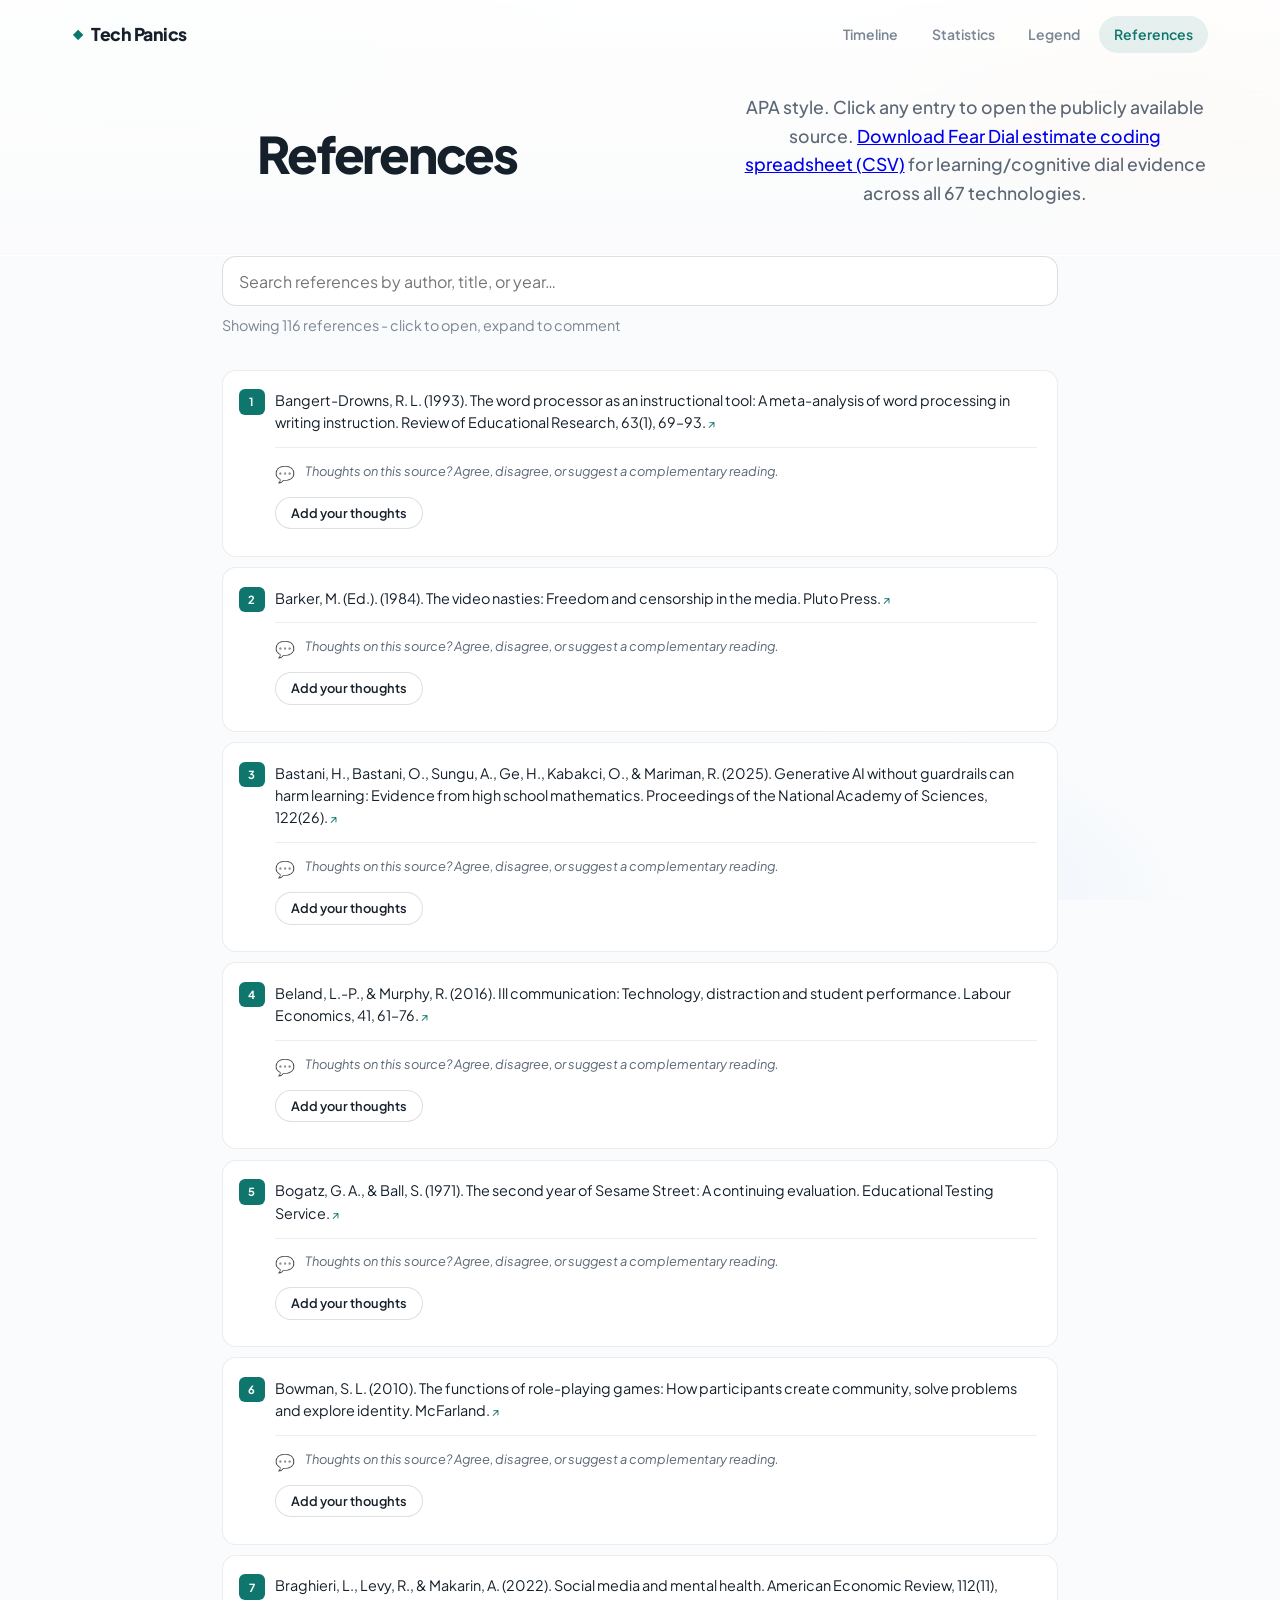
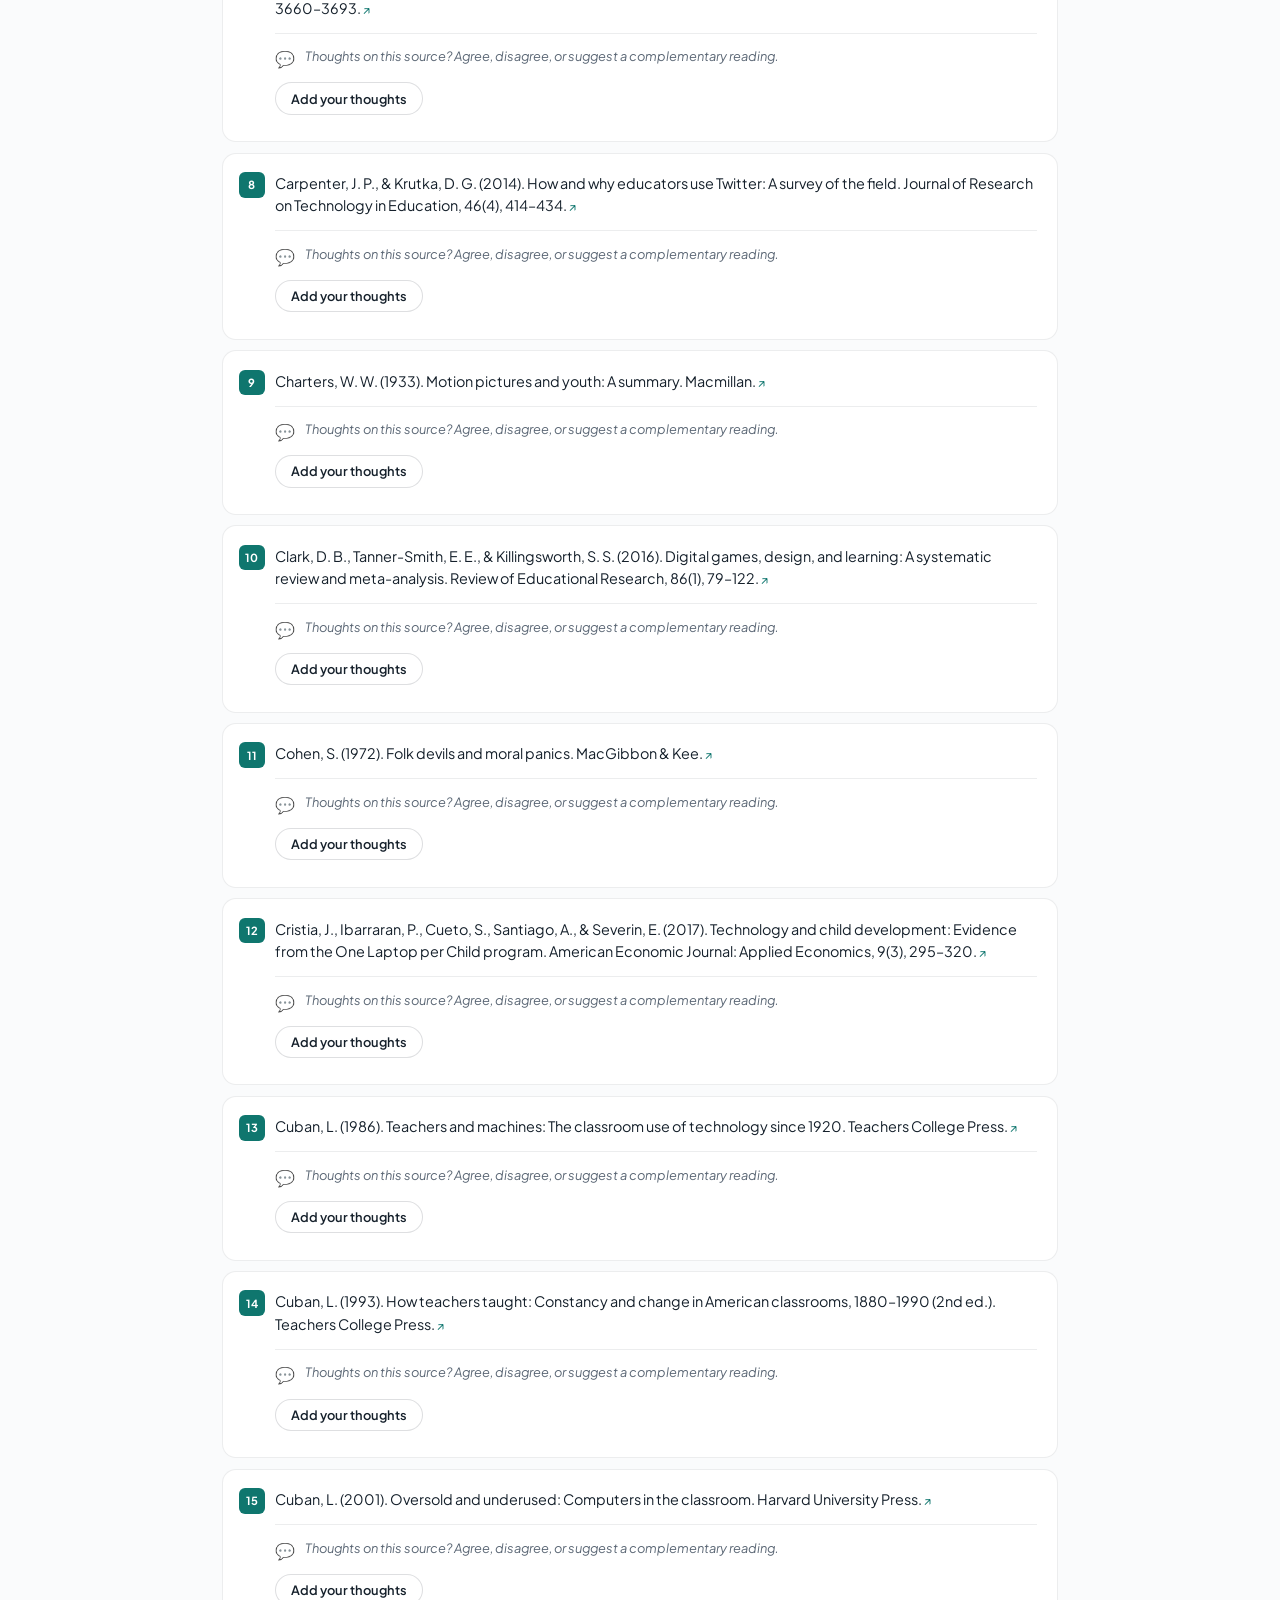
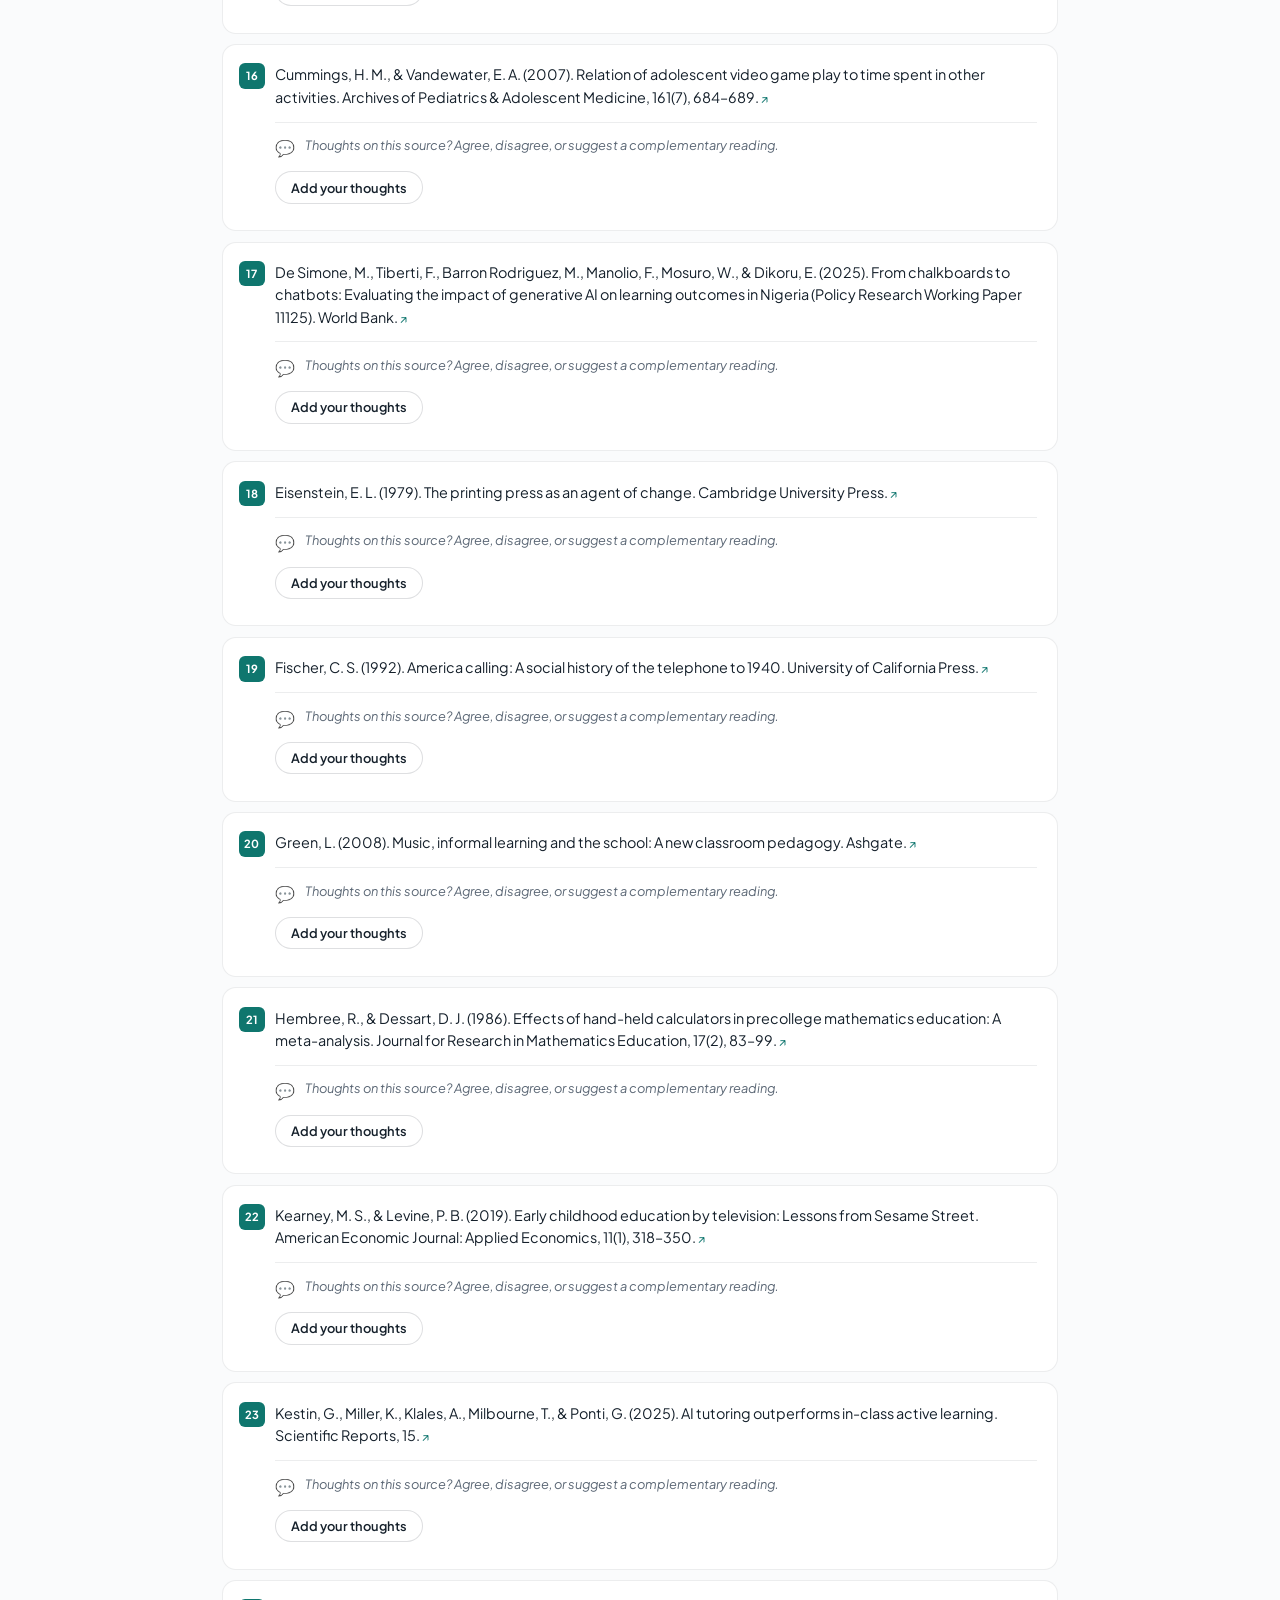
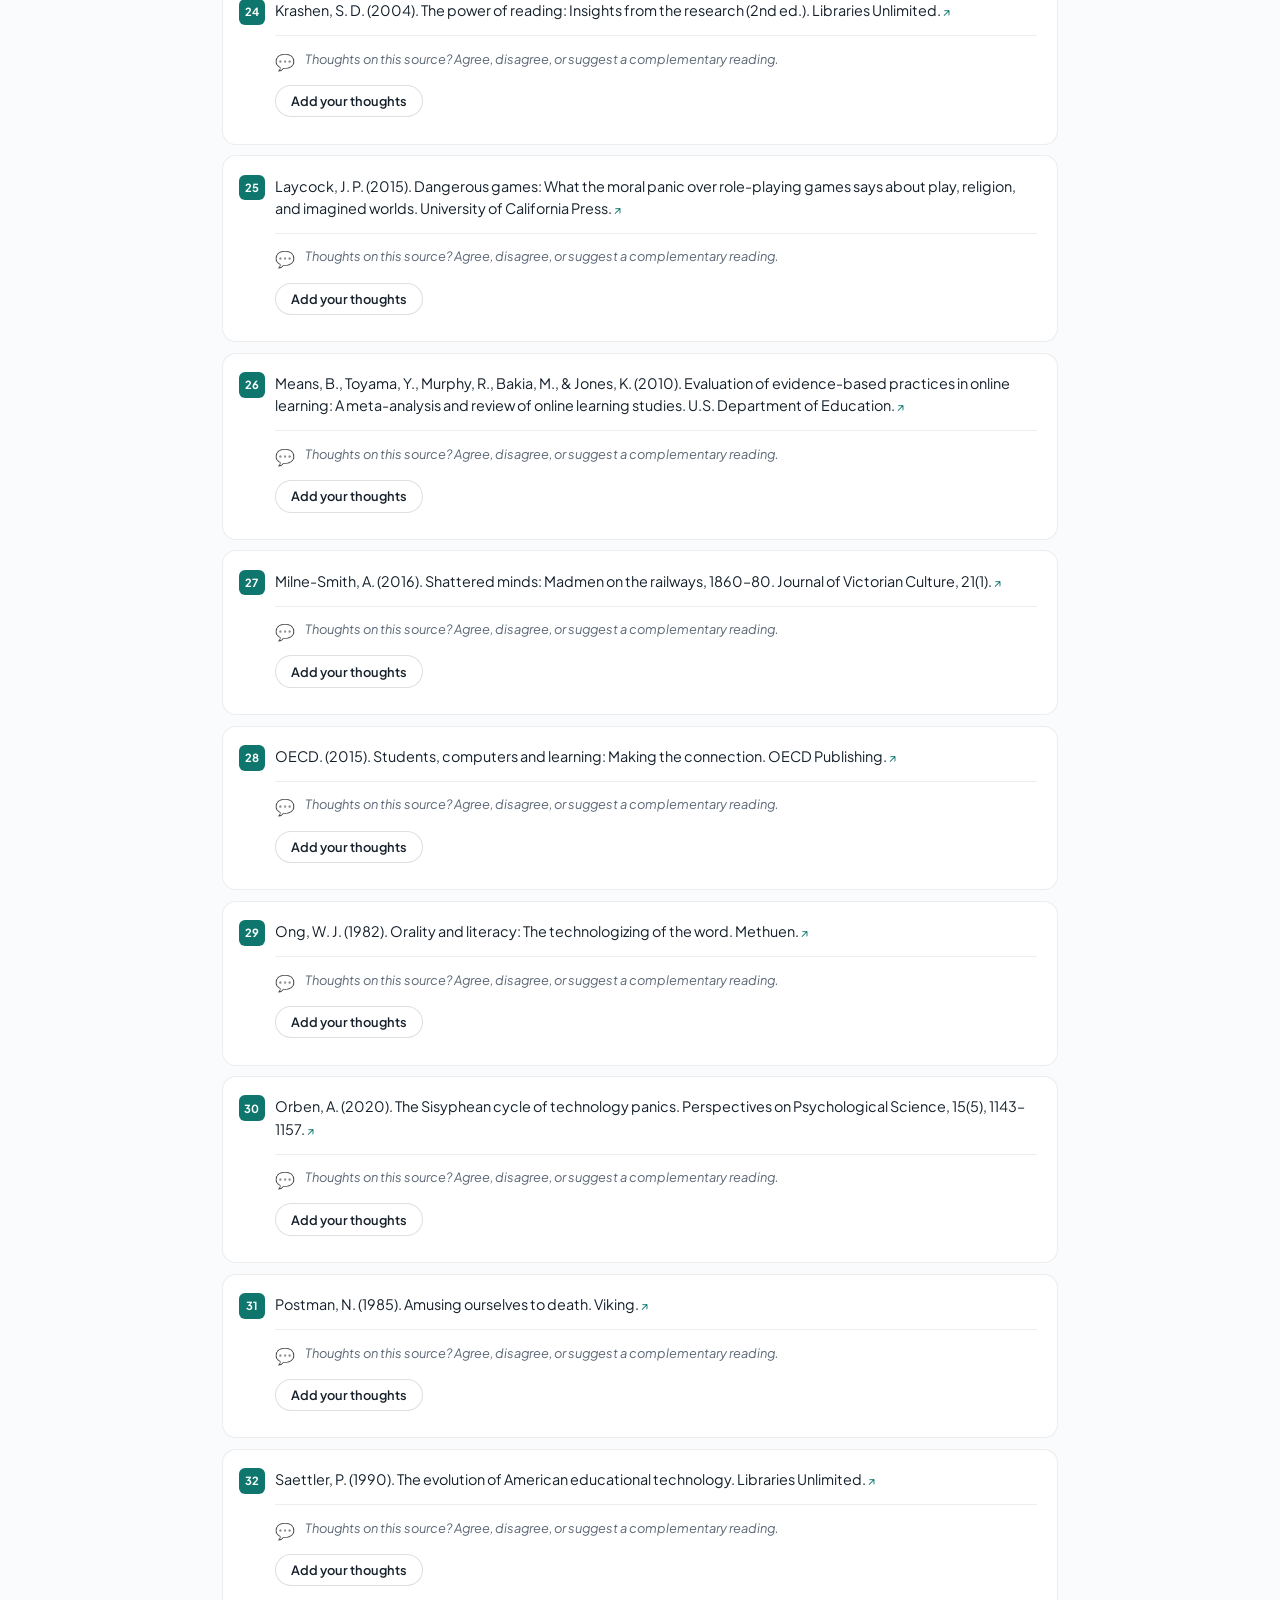
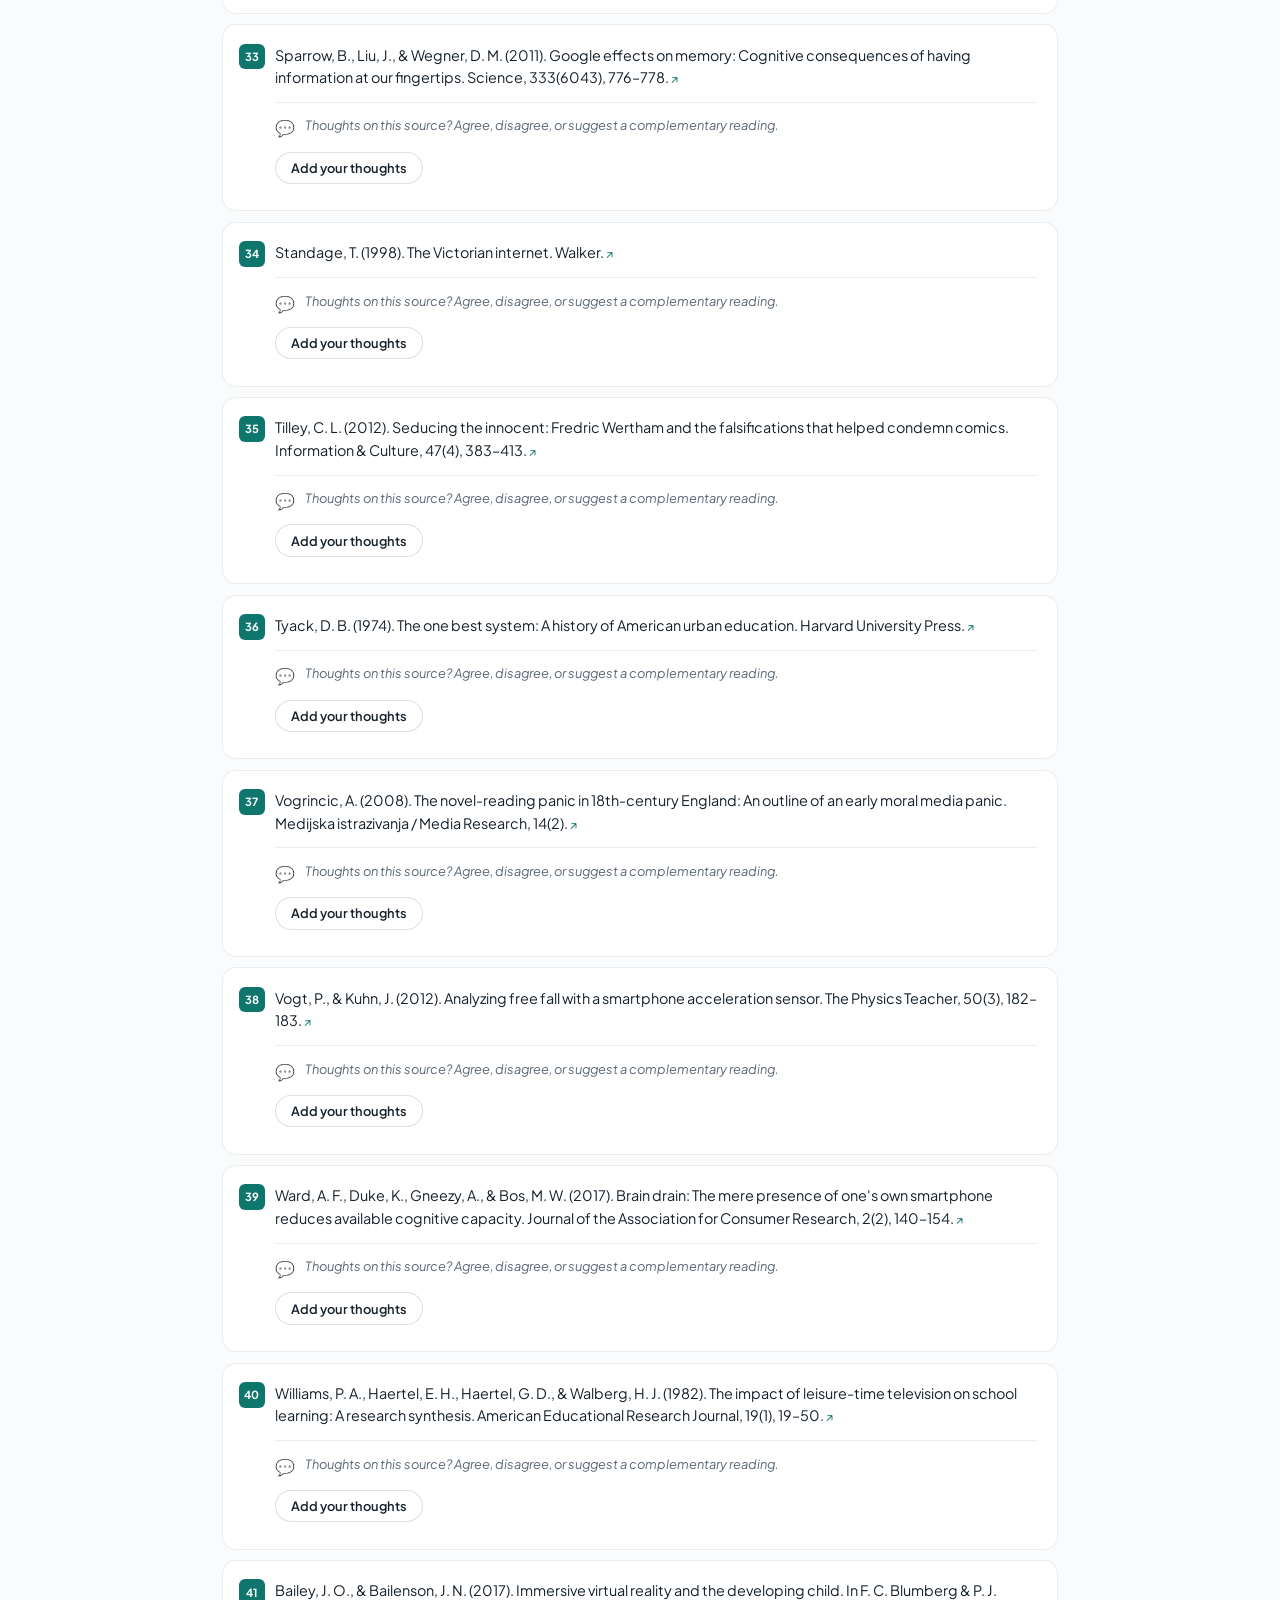
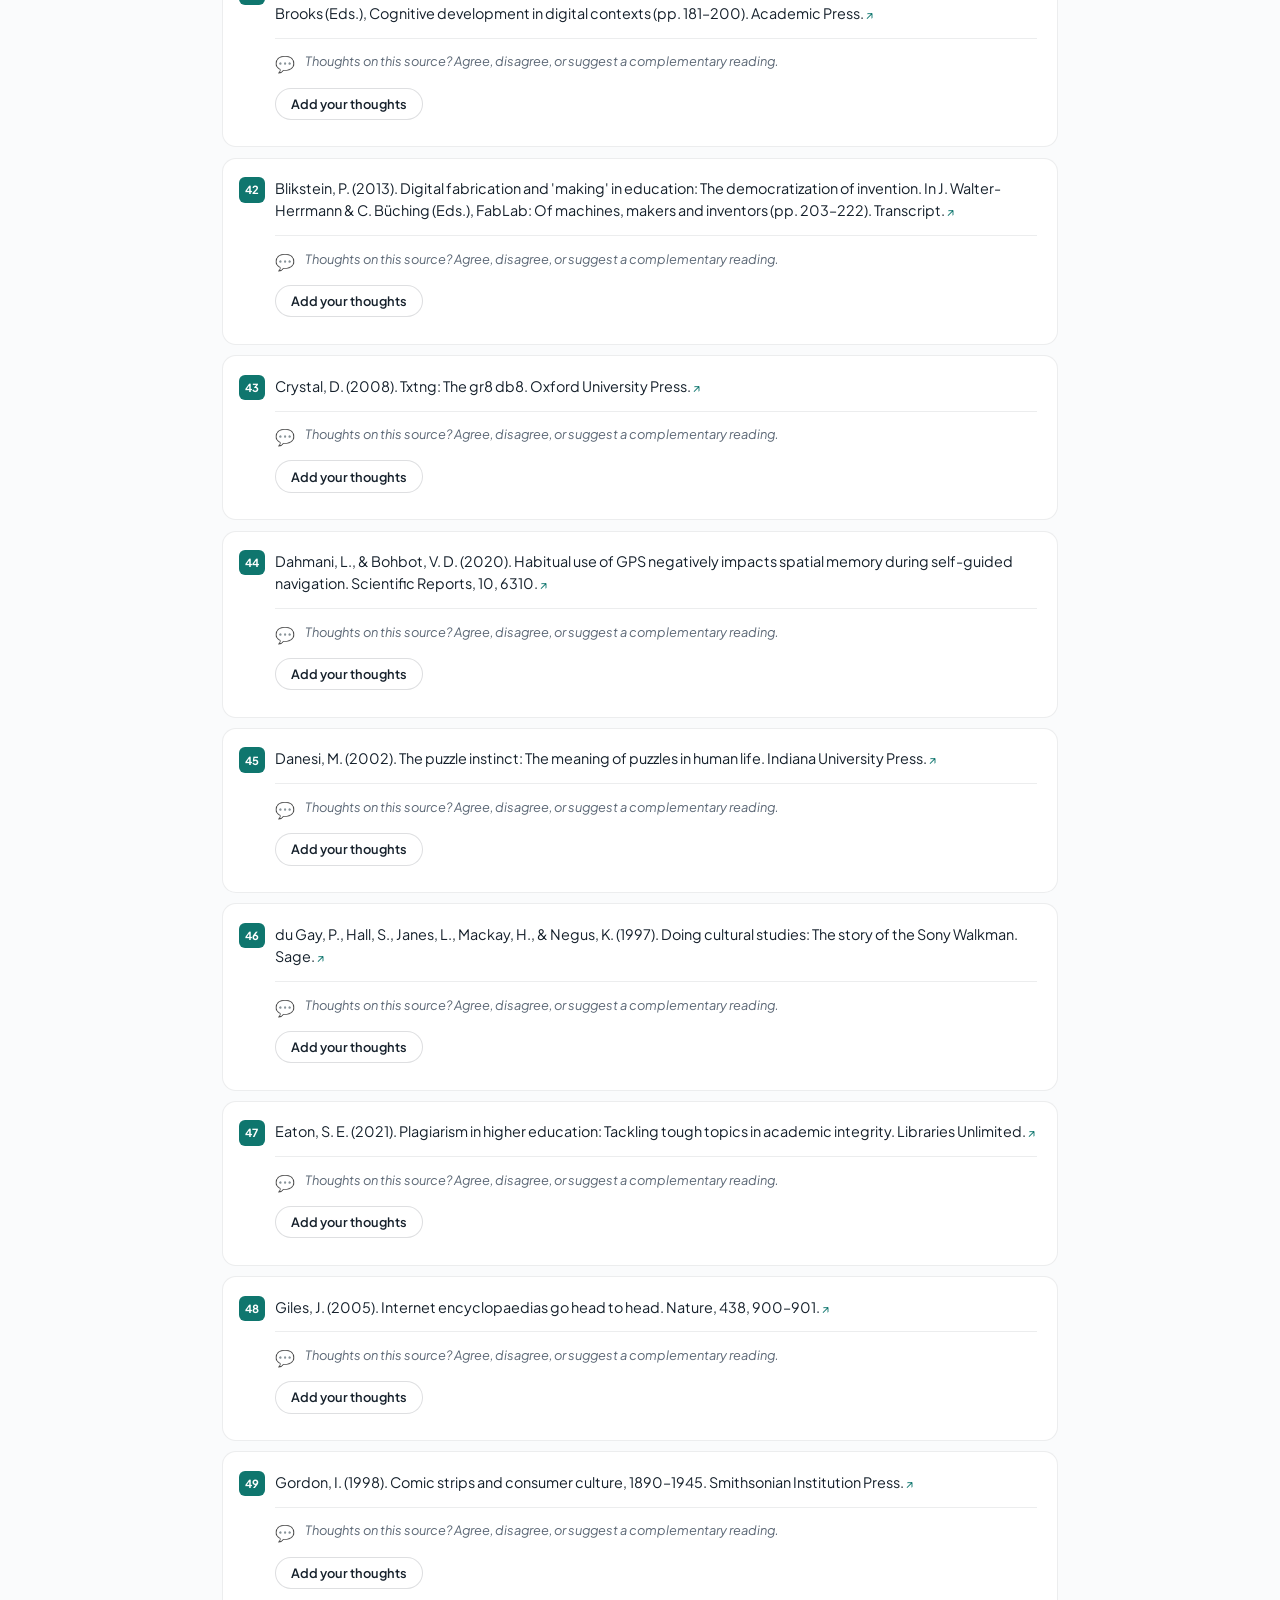
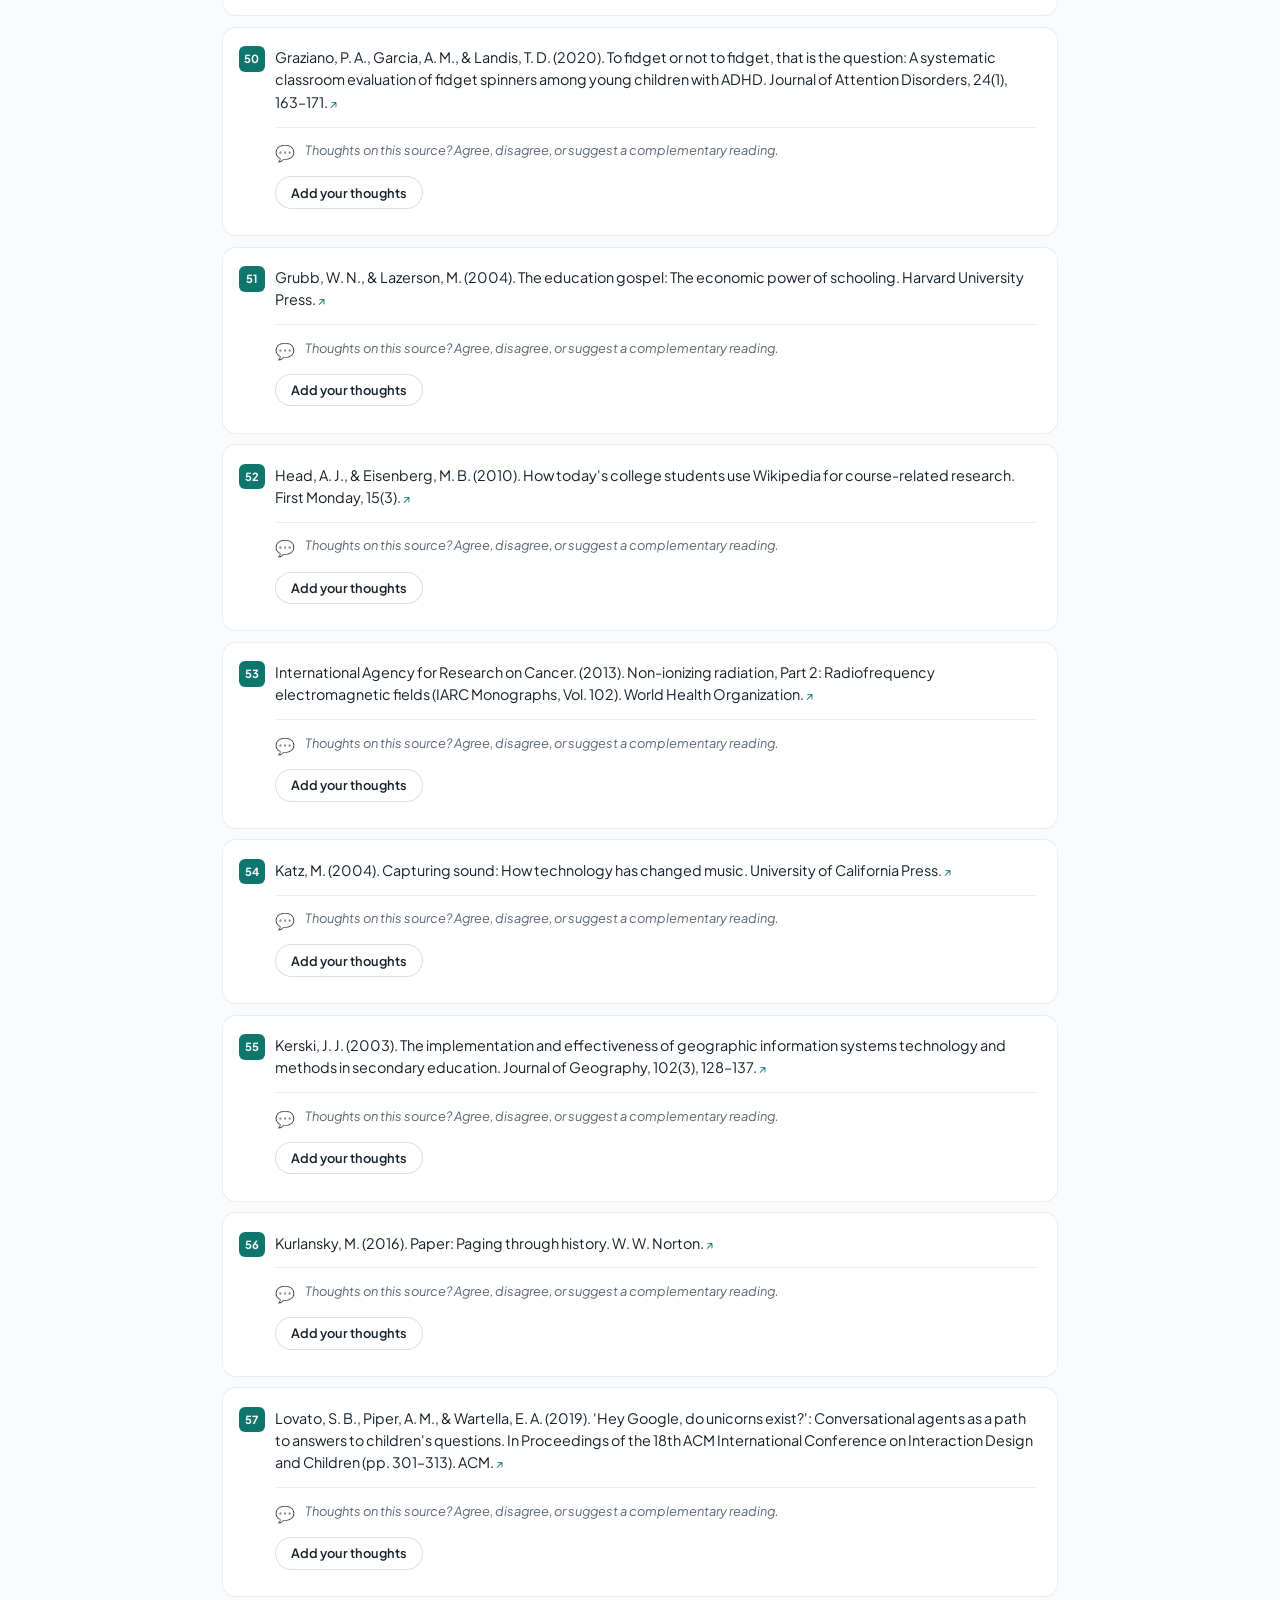
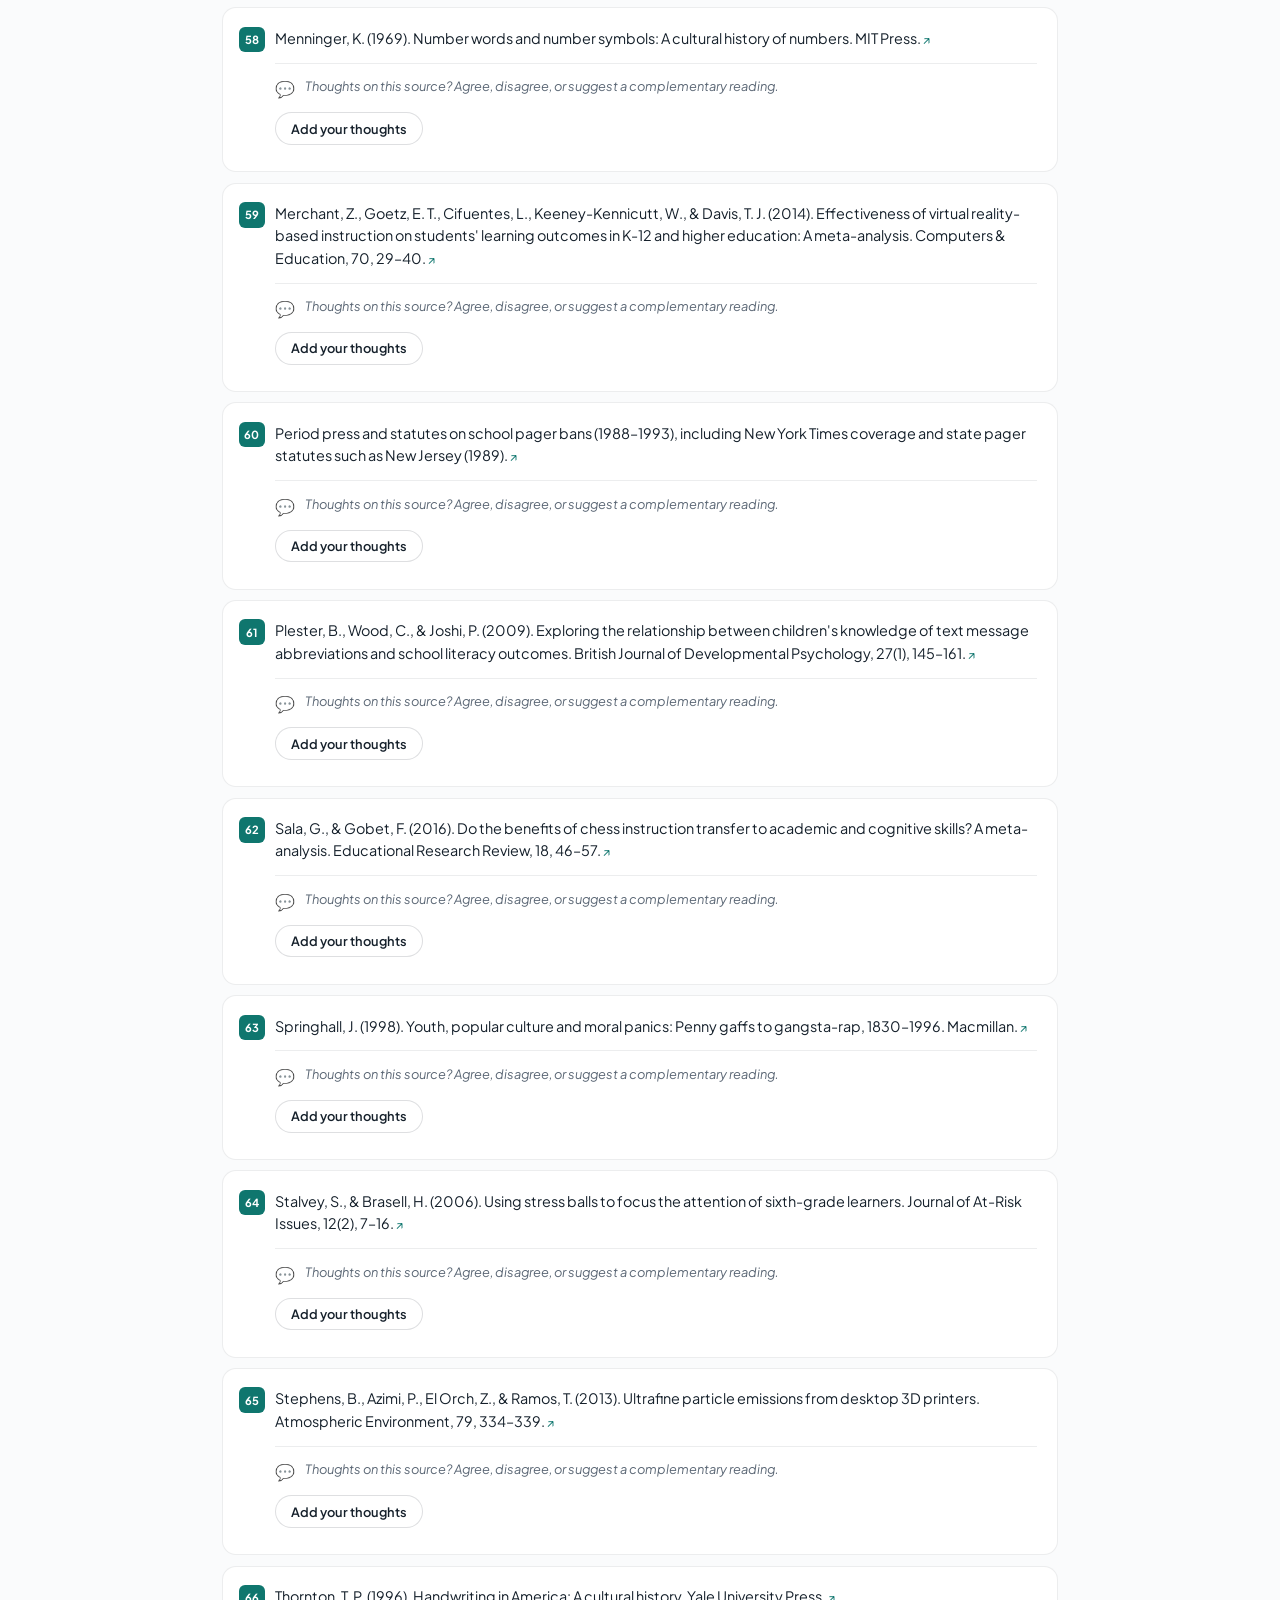
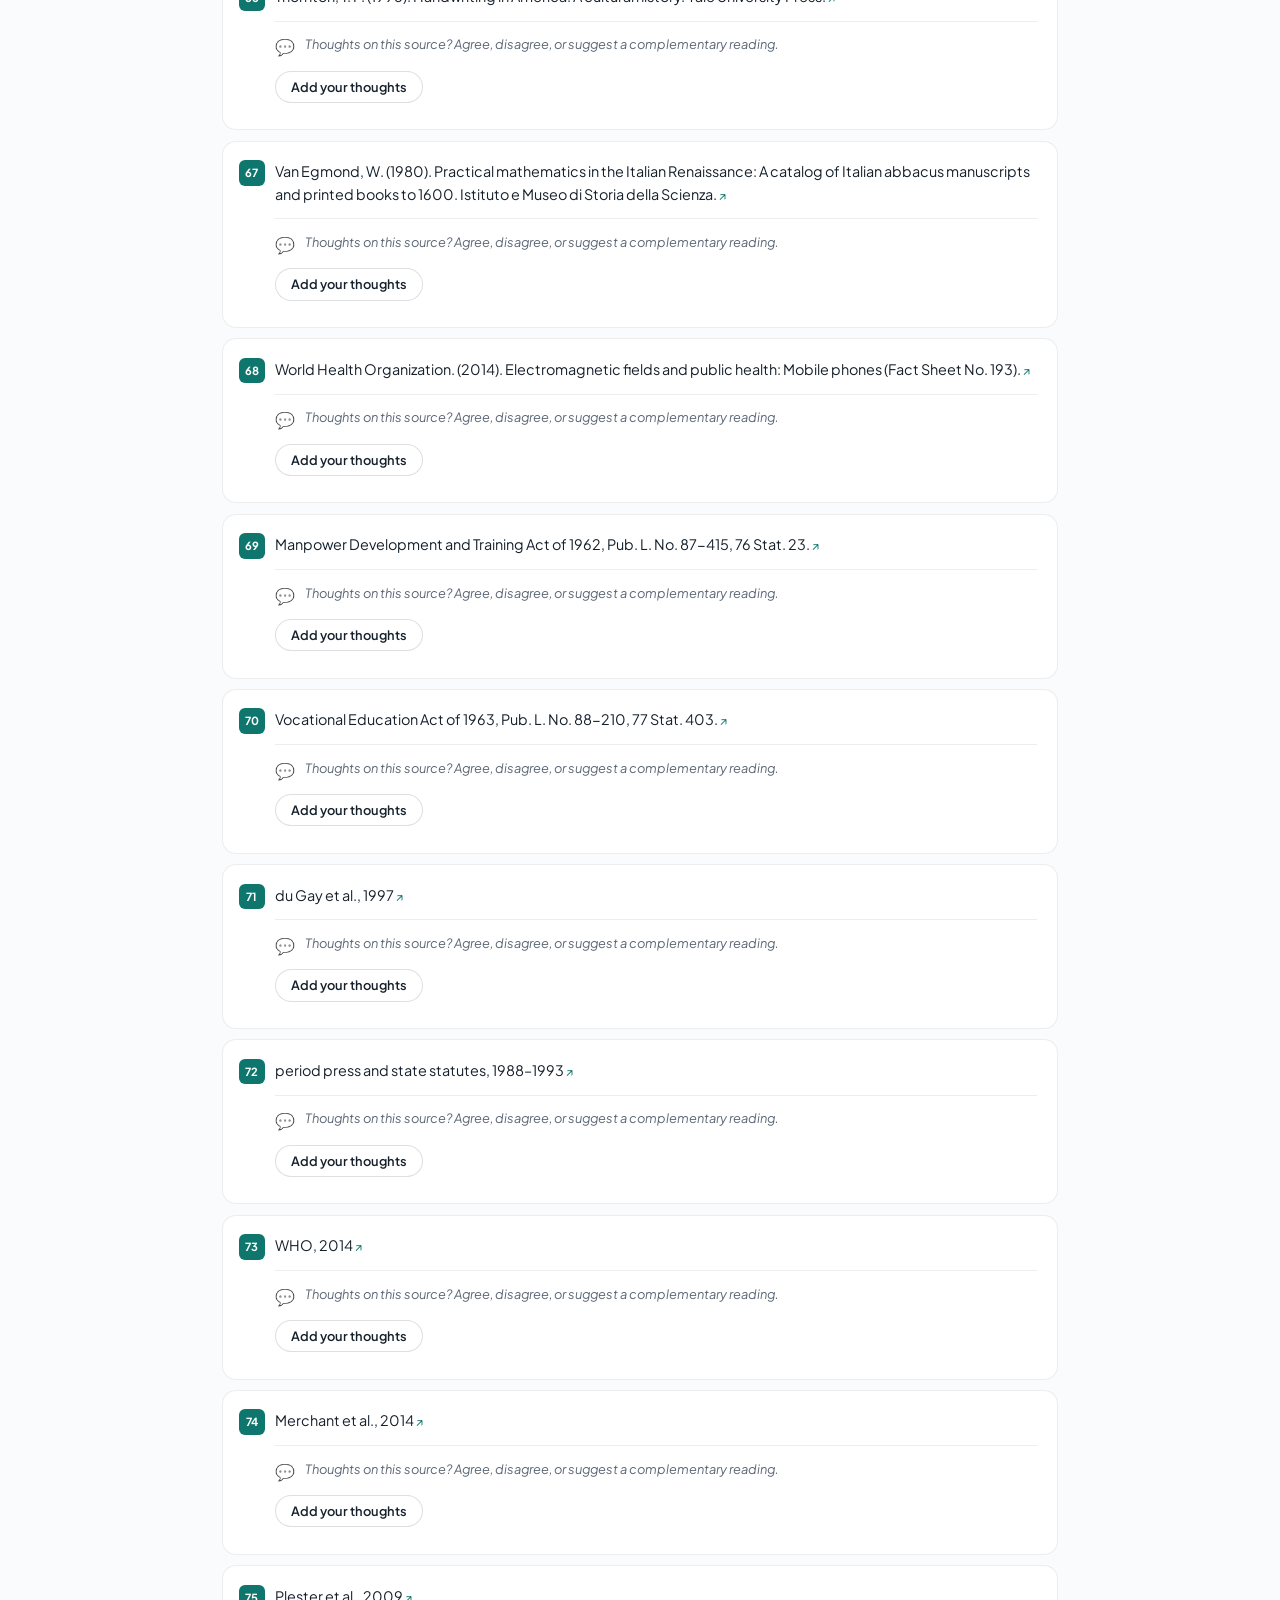
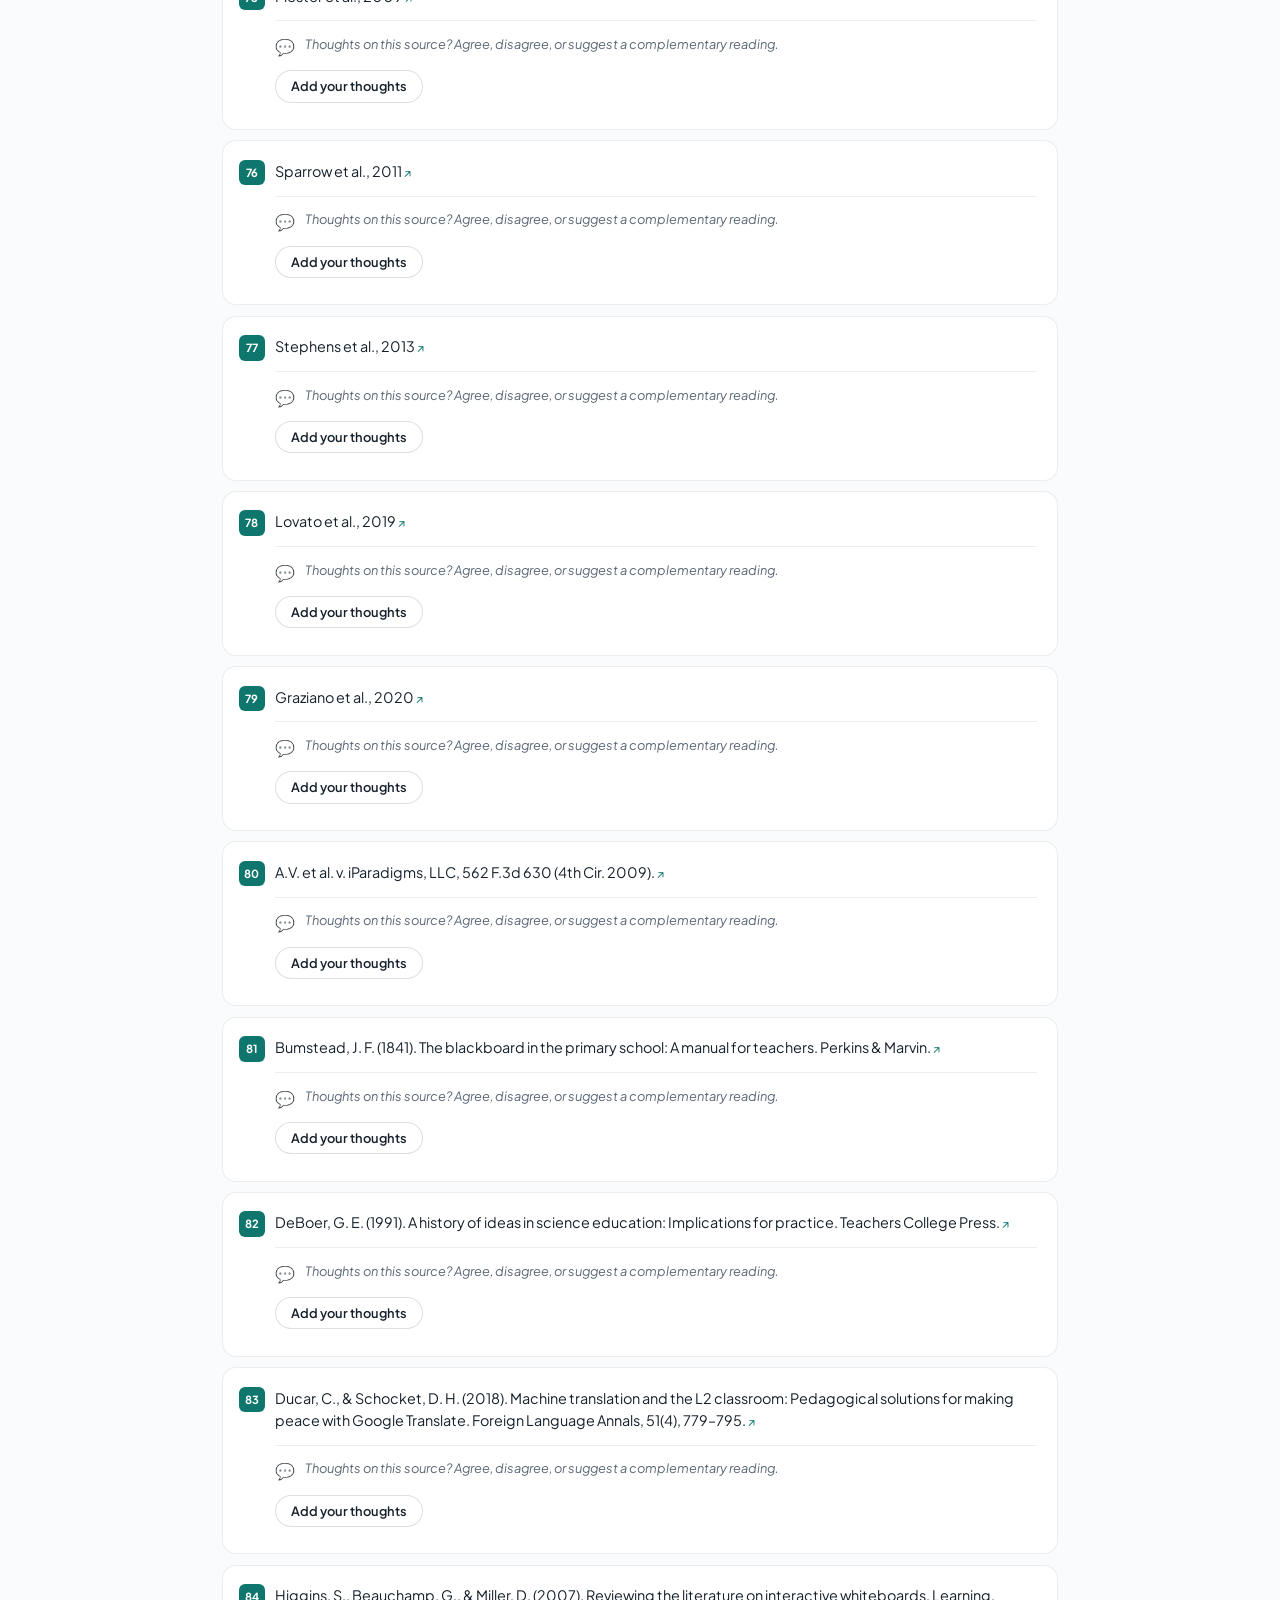
<file: references.html>
<!DOCTYPE html>
<html lang="en">
<head>
  <meta charset="UTF-8">
  <meta name="viewport" content="width=device-width, initial-scale=1.0">
      <title>References: Technology Panics &amp; Education</title>
  <link rel="preconnect" href="https://fonts.googleapis.com">
  <link rel="preconnect" href="https://fonts.gstatic.com" crossorigin>
  <link href="https://fonts.googleapis.com/css2?family=Plus+Jakarta+Sans:wght@400;500;600;700;800&display=swap" rel="stylesheet">
  <link rel="stylesheet" href="styles.css">
</head>
<body class="refs-page">
  <header class="site-header site-header--compact">
    <nav class="nav">
      <a href="index.html" class="nav-logo">
        <span class="nav-logo__icon" aria-hidden="true">◆</span>
        Tech Panics
      </a>
      <div class="nav-links">
        <a href="index.html#timeline" class="nav-link">Timeline</a>
        <a href="index.html#statistics" class="nav-link">Statistics</a>
        <a href="index.html#legend" class="nav-link">Legend</a>
        <a href="references.html" class="nav-link active">References</a>
      </div>
    </nav>
    <div class="hero hero--compact">
      <h1>References</h1>
      <p class="hero-subtitle">APA style. Click any entry to open the publicly available source. <a href="data/fear-dial-coding.csv" download="fear-dial-coding.csv">Download Fear Dial estimate coding spreadsheet (CSV)</a> for learning/cognitive dial evidence across all 67 technologies.</p>
    </div>
  </header>

  <main class="refs-main">
    <div class="refs-toolbar">
      <input type="search" id="ref-search" placeholder="Search references by author, title, or year…" aria-label="Search references">
      <p id="ref-count" class="ref-count"></p>
    </div>
    <ol class="refs-list" id="refs-list"></ol>
    <section class="refs-usage">
      <h2>How citations connect</h2>
      <p>Each technology links to the references cited in its impact summaries. Leave a note on any source below.</p>
      <div id="tech-ref-map" class="tech-ref-map"></div>
    </section>
  </main>

  <footer class="site-footer">
    <a href="index.html">← Back to timeline</a>
  </footer>

  <script src="supabase-config.js"></script>
  <script src="comments.js"></script>
  <script src="refs.js"></script>
</body>
</html>
</file>
<file: styles.css>
:root {
  --bg: #fafbfc;
  --bg-elevated: #ffffff;
  --bg-panel: #ffffff;
  --bg-hover: #f3f6f5;
  --bg-subtle: #eef2f1;
  --wash-mint: #f0f7f5;
  --wash-peach: #fff8f0;
  --wash-sky: #f3f8fc;
  --border: rgba(21, 32, 43, 0.08);
  --border-strong: rgba(21, 32, 43, 0.14);
  --text: #15202b;
  --text-secondary: #5b6775;
  --text-muted: #7a8694;
  --accent: #0f766e;
  --accent-hover: #0b5f59;
  --accent-glow: rgba(15, 118, 110, 0.18);
  --accent-dim: rgba(15, 118, 110, 0.1);
  --learning: #0d9488;
  --morality: #7c3aed;
  --health: #dc2626;
  --order: #d97706;
  --yes: #0f766e;
  --partial: #d97706;
  --no: #d4dbe3;
  --danger: #dc2626;
  --success: #059669;
  --gold: #b45309;
  --shadow: 0 8px 28px rgba(21, 32, 43, 0.06);
  --shadow-lg: 0 18px 48px rgba(21, 32, 43, 0.1);
  --radius: 14px;
  --radius-lg: 22px;
  --radius-pill: 999px;
  --font: 'Plus Jakarta Sans', system-ui, -apple-system, sans-serif;
}

*, *::before, *::after { box-sizing: border-box; }

html { scroll-behavior: smooth; }

body {
  margin: 0;
  font-family: var(--font);
  font-size: 1.05rem;
  line-height: 1.62;
  color: var(--text);
  background-color: var(--bg);
  background-image:
    radial-gradient(ellipse 70% 45% at 12% -10%, rgba(15, 118, 110, 0.09), transparent 55%),
    radial-gradient(ellipse 55% 40% at 92% 8%, rgba(255, 214, 170, 0.28), transparent 50%),
    radial-gradient(ellipse 45% 35% at 70% 100%, rgba(186, 220, 255, 0.22), transparent 55%);
  background-attachment: fixed;
  min-height: 100vh;
  -webkit-font-smoothing: antialiased;
}

button, input, textarea, select {
  font-family: inherit;
  color: var(--text);
}

h1, h2, h3, h4, h5, h6 {
  color: var(--text);
}

.section-desc { color: var(--text-secondary); }
.section-desc strong { color: var(--text); font-weight: 600; }

.text-muted { color: var(--text-muted); }

.sr-only {
  position: absolute;
  width: 1px;
  height: 1px;
  padding: 0;
  margin: -1px;
  overflow: hidden;
  clip: rect(0, 0, 0, 0);
  border: 0;
}

/* Buttons */
.btn-primary, .btn-secondary, .btn-ghost, .btn-sm {
  font-family: var(--font);
  font-weight: 600;
  font-size: 0.9rem;
  border-radius: var(--radius-pill);
  cursor: pointer;
  text-decoration: none;
  display: inline-flex;
  align-items: center;
  justify-content: center;
  gap: 0.4rem;
  transition: background 0.2s, border-color 0.2s, transform 0.15s, box-shadow 0.2s, color 0.2s;
  border: none;
}

.btn-primary {
  background: var(--accent);
  color: #fff;
  padding: 0.7rem 1.35rem;
  box-shadow: 0 8px 20px rgba(15, 118, 110, 0.22);
}

.btn-primary:hover {
  background: var(--accent-hover);
  transform: translateY(-1px);
  box-shadow: 0 10px 24px rgba(15, 118, 110, 0.28);
}

.btn-secondary {
  background: #ffffff;
  color: var(--text);
  border: 1px solid var(--border-strong);
  padding: 0.7rem 1.35rem;
}

.btn-secondary:hover {
  background: var(--wash-mint);
  border-color: color-mix(in srgb, var(--accent) 35%, var(--border-strong));
  transform: translateY(-1px);
}

.btn-sm { padding: 0.45rem 0.95rem; font-size: 0.8rem; }

.btn-ghost {
  background: transparent;
  color: var(--accent);
  padding: 0.5rem 0.85rem;
  font-size: 0.92rem;
  text-decoration: underline;
  text-underline-offset: 3px;
}

/* Header & nav */
.site-header {
  border-bottom: 1px solid transparent;
  padding-bottom: 3rem;
  background: linear-gradient(180deg, rgba(255, 255, 255, 0.92) 0%, rgba(250, 251, 252, 0.55) 100%);
}

.nav {
  display: flex;
  align-items: center;
  justify-content: space-between;
  padding: 1rem 2rem;
  max-width: 1200px;
  margin: 0 auto;
  gap: 1rem;
  flex-wrap: wrap;
}

.nav-logo {
  display: flex;
  align-items: center;
  gap: 0.5rem;
  font-weight: 800;
  font-size: 1.1rem;
  letter-spacing: -0.03em;
  color: var(--text);
  text-decoration: none;
}

.nav-logo__icon { color: var(--accent); font-size: 0.85rem; }

.nav-links { display: flex; gap: 0.2rem; flex-wrap: wrap; }

.nav-link {
  padding: 0.45rem 0.95rem;
  border-radius: var(--radius-pill);
  text-decoration: none;
  color: var(--text-muted);
  font-size: 0.875rem;
  font-weight: 600;
  transition: color 0.2s, background 0.2s;
}

.nav-link:hover { color: var(--text); background: rgba(255, 255, 255, 0.85); }
.nav-link.active { color: var(--accent); background: var(--accent-dim); }

.nav-cta { display: none; }

@media (min-width: 900px) {
  .nav-cta { display: inline-flex; }
}

/* Hero */
.hero {
  max-width: 1200px;
  margin: 0 auto;
  padding: 2.5rem 2rem 0;
  display: grid;
  grid-template-columns: 1fr;
  gap: 2.5rem;
  align-items: center;
}

@media (min-width: 900px) {
  .hero { grid-template-columns: 1.15fr 0.85fr; }
}

.hero-eyebrow {
  font-size: 0.78rem;
  text-transform: uppercase;
  letter-spacing: 0.1em;
  color: var(--accent);
  font-weight: 700;
  margin: 0 0 0.75rem;
}

.hero h1 {
  font-size: clamp(2.1rem, 4.2vw, 3.15rem);
  font-weight: 800;
  line-height: 1.08;
  margin: 0 0 0.85rem;
  letter-spacing: -0.045em;
}

.hero-subtitle {
  font-size: 1.1rem;
  font-weight: 500;
  color: var(--text-secondary);
  margin: 0 0 1rem;
  max-width: 34rem;
}

.hero-intro {
  color: var(--text-secondary);
  margin: 0 0 1rem;
  max-width: 36rem;
  line-height: 1.7;
  font-size: 1.02rem;
}

.hero-companion {
  margin: 0 0 1.5rem;
  max-width: 36rem;
  font-size: 0.98rem;
  line-height: 1.55;
  color: var(--text-secondary);
}

.hero-companion a {
  color: var(--accent);
  font-weight: 700;
  text-decoration: underline;
  text-underline-offset: 3px;
}

.hero-companion a:hover {
  color: var(--accent-hover);
}

.hero__actions { display: flex; flex-wrap: wrap; gap: 0.75rem; }

.hero__visual {
  position: relative;
  min-height: 220px;
  display: none;
}

@media (min-width: 900px) {
  .hero__visual { display: block; }
}

.hero-card {
  position: absolute;
  top: 40px;
  right: 0;
  width: 300px;
  background: #ffffff;
  border: 1px solid var(--border);
  border-radius: var(--radius-lg);
  padding: 1.35rem 1.4rem;
  box-shadow: var(--shadow-lg);
}

.hero-card__label {
  font-size: 0.7rem;
  text-transform: uppercase;
  letter-spacing: 0.1em;
  color: var(--text-muted);
  margin-bottom: 1rem;
  font-weight: 700;
}

.hero-card__stats {
  display: flex;
  gap: 1.25rem;
  margin-bottom: 0.85rem;
}

.hero-stat-num {
  display: block;
  font-size: 1.75rem;
  font-weight: 800;
  color: var(--accent);
  letter-spacing: -0.03em;
  line-height: 1.1;
}

.hero-stat-lbl { font-size: 0.7rem; color: var(--text-muted); font-weight: 500; }

.hero-card__fears {
  padding-top: 0.75rem;
  border-top: 1px solid var(--border);
}

.hero-card__fears-label {
  display: block;
  font-size: 0.65rem;
  font-weight: 700;
  text-transform: uppercase;
  letter-spacing: 0.06em;
  color: var(--text-muted);
  margin-bottom: 0.4rem;
}

.hero-card__chips { display: flex; flex-wrap: wrap; gap: 0.35rem; }

.chip-mini {
  font-size: 0.65rem;
  font-weight: 600;
  padding: 0.28rem 0.65rem;
  border-radius: var(--radius-pill);
  background: var(--bg-subtle);
  color: var(--text-secondary);
}

.chip-mini--learning { color: var(--learning); background: rgba(13, 148, 136, 0.12); }
.chip-mini--morality { color: var(--morality); background: rgba(124, 58, 237, 0.1); }
.chip-mini--health { color: var(--health); background: rgba(220, 38, 38, 0.1); }
.chip-mini--order { color: var(--order); background: rgba(217, 119, 6, 0.12); }

.hero--compact { padding: 1.5rem 2rem 2rem; text-align: center; }
.hero--compact h1 { margin-bottom: 0.5rem; }

.site-header--compact { padding-bottom: 0; }

/* Main */
main {
  max-width: 1200px;
  margin: 0 auto;
  padding: 0 2rem 4rem;
}

.section-title {
  font-size: clamp(1.55rem, 2.4vw, 1.85rem);
  font-weight: 800;
  margin: 0 0 0.55rem;
  letter-spacing: -0.035em;
  line-height: 1.15;
}

.section-desc {
  color: var(--text-muted);
  margin: 0 0 2rem;
  max-width: 640px;
}

/* Match the timeline content column (full main width) for analysis sections */
.dial-method-section .section-desc,
.pattern-primer .section-desc,
.pattern-section .section-desc,
.stats-section .section-desc {
  max-width: none;
  width: 100%;
}

/* Controls */
.controls {
  position: sticky;
  top: 0;
  z-index: 200;
  background: rgba(250, 251, 252, 0.88);
  backdrop-filter: blur(14px);
  border-bottom: 1px solid var(--border);
  padding: 1rem 0;
  margin: 0 -2rem 2rem;
  padding-left: 2rem;
  padding-right: 2rem;
}

.controls-inner {
  display: flex;
  flex-wrap: wrap;
  gap: 1.25rem 2rem;
  align-items: flex-end;
}

.filter-group { display: flex; flex-direction: column; gap: 0.55rem; }

.filter-label {
  font-size: 0.8rem;
  text-transform: uppercase;
  letter-spacing: 0.07em;
  font-weight: 700;
  color: var(--text-secondary);
}

.filter-chips { display: flex; flex-wrap: wrap; gap: 0.45rem; }

.chip {
  padding: 0.5rem 1.05rem;
  border: 1.5px solid var(--border-strong);
  border-radius: var(--radius-pill);
  background: #ffffff;
  font-family: var(--font);
  font-size: 0.9rem;
  font-weight: 600;
  color: var(--text);
  cursor: pointer;
  transition: all 0.2s;
}

.chip:hover { border-color: var(--accent); color: var(--text); background: var(--accent-dim); }
.chip.active { background: var(--accent); border-color: var(--accent); color: #fff; }

.chip--learning.active { background: var(--learning); border-color: var(--learning); color: #fff; }
.chip--morality.active { background: var(--morality); border-color: var(--morality); color: #fff; }
.chip--health.active { background: var(--health); border-color: var(--health); color: #fff; }
.chip--order.active { background: var(--order); border-color: var(--order); color: #fff; }

.dial-slider-wrap { display: flex; align-items: center; gap: 0.55rem; }
.dial-slider-wrap input { width: 88px; accent-color: var(--accent); height: 1.1rem; }
.dial-range-label, .dial-range-display { font-size: 0.95rem; font-weight: 600; color: var(--text-secondary); }
.filter-count { margin: 0.85rem 0 0; font-size: 0.92rem; color: var(--text-secondary); font-weight: 500; }

/* Timeline - horizontal scroll */
.timeline-section {
  margin: 0 -2rem 4rem;
  min-height: 72vh;
  display: flex;
  flex-direction: column;
  background: #000000;
  padding: 1.75rem 2rem 0;
  border-radius: var(--radius-lg);
}

.timeline-section .section-title {
  color: #ffffff;
}

.timeline-section .section-desc {
  color: rgba(255, 255, 255, 0.72);
  margin-bottom: 1.25rem;
}

.timeline-scroll-outer {
  position: relative;
  margin: 0;
  background: #ffffff;
  border: 1px solid var(--border);
  border-radius: var(--radius-lg);
  box-shadow: var(--shadow);
  padding-bottom: 0.5rem;
  overflow: visible;
}

.timeline-scroll-hint {
  display: flex;
  align-items: center;
  justify-content: center;
  gap: 0.65rem;
  margin: 0;
  padding: 0.75rem 1rem 1rem;
  font-size: 0.82rem;
  font-weight: 600;
  color: var(--accent);
  letter-spacing: 0.02em;
  transition: opacity 0.3s;
}

.timeline-scroll-hint.is-hidden { opacity: 0; height: 0; padding: 0; overflow: hidden; }

.timeline-scroll-hint__icon {
  font-size: 1.1rem;
  line-height: 1;
  animation: scroll-pulse 2s ease-in-out infinite;
}

.timeline-scroll-hint__icon:last-child { animation-delay: 1s; }

@keyframes scroll-pulse {
  0%, 100% { opacity: 0.35; transform: translateX(0); }
  50% { opacity: 1; transform: translateX(3px); }
}

.timeline-scroll-hint__icon:first-child {
  animation-name: scroll-pulse-left;
}

@keyframes scroll-pulse-left {
  0%, 100% { opacity: 0.35; transform: translateX(0); }
  50% { opacity: 1; transform: translateX(-3px); }
}

.timeline-scroll-btn {
  position: absolute;
  top: 50%;
  transform: translateY(-50%);
  z-index: 30;
  width: 44px;
  height: 44px;
  border-radius: 50%;
  border: 1px solid var(--border-strong);
  background: #ffffff;
  color: var(--accent);
  box-shadow: var(--shadow-lg);
  cursor: pointer;
  display: flex;
  align-items: center;
  justify-content: center;
  transition: background 0.2s, border-color 0.2s, transform 0.2s, opacity 0.2s;
}

.timeline-scroll-btn:hover {
  background: var(--accent);
  color: #ffffff;
  border-color: var(--accent);
  transform: translateY(-50%) scale(1.06);
}

.timeline-scroll-btn:disabled {
  opacity: 0;
  pointer-events: none;
}

.timeline-scroll-btn--left { left: 12px; }
.timeline-scroll-btn--right { right: 12px; }

.timeline-scroll-fade {
  position: absolute;
  top: 0;
  bottom: 2.5rem;
  width: 72px;
  z-index: 20;
  pointer-events: none;
  display: flex;
  align-items: center;
  transition: opacity 0.3s;
}

.timeline-scroll-fade.is-hidden { opacity: 0; }

.timeline-scroll-fade--left {
  left: 0;
  background: linear-gradient(90deg, #ffffff 30%, transparent 100%);
  justify-content: flex-start;
  padding-left: 8px;
}

.timeline-scroll-fade--right {
  right: 0;
  background: linear-gradient(270deg, #ffffff 30%, transparent 100%);
  justify-content: flex-end;
  padding-right: 8px;
}

.timeline-scroll-cue {
  font-size: 0.65rem;
  text-transform: uppercase;
  letter-spacing: 0.1em;
  font-weight: 700;
  color: var(--text-muted);
  writing-mode: vertical-rl;
  transform: rotate(180deg);
  opacity: 0.7;
}

.timeline-scroll-fade--right .timeline-scroll-cue {
  transform: rotate(0deg);
}

.timeline-scroll {
  overflow-x: auto;
  overflow-y: visible;
  padding: 3.5rem 3.5rem 3.5rem;
  min-height: 640px;
  scrollbar-width: thin;
  scrollbar-color: var(--accent) var(--bg-subtle);
  -webkit-overflow-scrolling: touch;
  background: #ffffff;
  cursor: grab;
}

.timeline-scroll.is-dragging { cursor: grabbing; user-select: none; }

.timeline-scroll::-webkit-scrollbar { height: 10px; }
.timeline-scroll::-webkit-scrollbar-track { background: var(--bg-subtle); border-radius: 4px; }
.timeline-scroll::-webkit-scrollbar-thumb { background: var(--accent); border-radius: 4px; }

.timeline-track {
  position: relative;
  min-height: 560px;
  --axis-y: 280px;
  transform-origin: 0 0;
}

.timeline-axis {
  position: absolute;
  left: 0;
  top: var(--axis-y);
  transform: translateY(-50%);
  height: 56px;
}

.axis-seg {
  position: absolute;
  top: 26px;
  height: 2px;
  border-radius: 1px;
}

.axis-seg--ancient {
  background: linear-gradient(90deg, var(--gold), rgba(252, 211, 77, 0.4));
}

.axis-seg--modern,
.axis-seg--early {
  background: linear-gradient(90deg, var(--accent), rgba(42, 125, 114, 0.35));
}

.axis-seg--dense {
  background: linear-gradient(90deg, rgba(42, 125, 114, 0.55), rgba(42, 125, 114, 0.2));
}

.axis-marker--dense {
  font-weight: 700;
  color: var(--accent);
}

.axis-break {
  position: absolute;
  top: 0;
  display: flex;
  flex-direction: column;
  align-items: center;
  justify-content: center;
  height: 56px;
}

.axis-break__mark {
  font-size: 1rem;
  font-weight: 800;
  color: var(--text-muted);
  opacity: 0.4;
  letter-spacing: -0.12em;
  line-height: 1;
}

.axis-break__label {
  font-size: 0.6rem;
  text-transform: uppercase;
  letter-spacing: 0.08em;
  color: var(--text-muted);
  margin-top: 0.3rem;
  font-weight: 600;
}

.axis-marker {
  position: absolute;
  top: 0;
  transform: translateX(-50%);
  font-size: 0.7rem;
  font-weight: 600;
  color: var(--text-muted);
  white-space: nowrap;
  text-align: center;
}

.axis-marker::after {
  content: '';
  display: block;
  width: 2px;
  height: 14px;
  background: var(--border-strong);
  margin: 4px auto 0;
}

.axis-marker--ancient {
  color: var(--gold);
  top: auto;
  bottom: -1.35rem;
}

.axis-marker--ancient::after {
  display: none;
}

.timeline-nodes {
  position: absolute;
  inset: 0;
  z-index: 2;
}

.timeline-connectors {
  position: absolute;
  inset: 0;
  z-index: 1;
  pointer-events: none;
  overflow: visible;
}

.timeline-key__connector {
  display: inline-block;
  width: 28px;
  height: 18px;
  background: url("data:image/svg+xml,%3Csvg xmlns='http://www.w3.org/2000/svg' viewBox='0 0 28 18'%3E%3Cpath d='M22 2 L22 10 L8 10 L8 16' fill='none' stroke='%232a7d72' stroke-width='2' stroke-linecap='round' stroke-linejoin='round'/%3E%3Ccircle cx='8' cy='16' r='2.5' fill='%232a7d72'/%3E%3C/svg%3E") center / contain no-repeat;
}

/* Tech nodes on timeline */
.tech-node {
  position: absolute;
  width: 148px;
  transform: translateX(-50%);
  z-index: 1;
  display: flex;
  flex-direction: column;
  align-items: center;
  --lane-step: 118px;
  --node-size: 52px;
  --icon-size: 26px;
}

.tech-node--scaled {
  width: 168px;
}

.tech-node--above {
  bottom: calc(100% - var(--axis-y) + var(--lane, 0) * var(--lane-step) + 10px);
  top: auto;
  flex-direction: column-reverse;
  transform: translateX(-50%);
  padding-bottom: 4px;
}

.tech-node--below {
  top: calc(var(--axis-y) + var(--lane, 0) * var(--lane-step) + 10px);
  bottom: auto;
  transform: translateX(-50%);
  padding-top: 4px;
}

.tech-node.hidden {
  opacity: 0.2;
  pointer-events: none;
  filter: grayscale(0.7);
}

.tech-node:hover,
.tech-node:focus-within {
  z-index: 100;
}

.tech-node__stem {
  position: relative;
  width: 2px;
  height: 28px;
  background: linear-gradient(180deg, var(--accent), transparent);
  opacity: 0.6;
  flex-shrink: 0;
}

.tech-node--below .tech-node__stem {
  background: linear-gradient(0deg, var(--accent), transparent);
}

.tech-node__trigger {
  display: flex;
  flex-direction: column;
  align-items: center;
  gap: 0.35rem;
  background: none;
  border: none;
  padding: 0;
  cursor: pointer;
  text-align: center;
  font-family: var(--font);
  color: var(--text);
  width: 100%;
  transition: transform 0.35s cubic-bezier(0.34, 1.56, 0.64, 1);
}

.tech-node:hover .tech-node__trigger,
.tech-node:focus-within .tech-node__trigger {
  transform: scale(1.06);
}

.tech-node__icon-wrap {
  position: relative;
  width: var(--node-size, 52px);
  height: var(--node-size, 52px);
  border-radius: 14px;
  background: #ffffff;
  border: 1.5px solid var(--border-strong);
  display: flex;
  align-items: center;
  justify-content: center;
  color: var(--accent);
  box-shadow: var(--shadow);
  transition: border-color 0.25s, box-shadow 0.25s, background 0.25s, width 0.25s, height 0.25s;
  z-index: 3;
  isolation: isolate;
}

.tech-node__added-marker {
  position: absolute;
  top: -6px;
  right: -6px;
  width: 18px;
  height: 18px;
  border-radius: 50%;
  background: var(--gold);
  color: #fff;
  font-size: 0.78rem;
  font-weight: 800;
  line-height: 1;
  display: flex;
  align-items: center;
  justify-content: center;
  z-index: 6;
  box-shadow: 0 1px 5px rgba(0, 0, 0, 0.25);
  border: 2px solid #fff;
  pointer-events: none;
}

.tech-node__dial-badge {
  position: absolute;
  bottom: -5px;
  left: -5px;
  min-width: 18px;
  height: 18px;
  padding: 0 4px;
  border-radius: 999px;
  background: #c41e1e;
  color: #fff;
  font-size: 0.62rem;
  font-weight: 800;
  line-height: 18px;
  text-align: center;
  z-index: 3;
  box-shadow: 0 1px 4px rgba(0, 0, 0, 0.2);
  border: 1.5px solid #fff;
  pointer-events: none;
}

.tech-node--quiet .tech-node__dial-badge {
  display: none;
}

/* Panic-associated technologies: red backlight on timeline */
.tech-node--panic .tech-node__icon-wrap {
  background: linear-gradient(145deg, #fff8f8 0%, #ffecec 100%);
  border-color: rgba(224, 32, 32, 0.55);
  box-shadow:
    0 0 0 1px rgba(224, 32, 32, 0.18),
    0 0 22px rgba(224, 32, 32, 0.28),
    0 4px 14px rgba(224, 32, 32, 0.12);
  color: #c41e1e;
}

.tech-node--panic:hover .tech-node__icon-wrap,
.tech-node--panic:focus-within .tech-node__icon-wrap {
  border-color: #e02020;
  background: linear-gradient(145deg, #fff5f5 0%, #ffe0e0 100%);
  box-shadow:
    0 0 0 1px rgba(224, 32, 32, 0.35),
    0 0 28px rgba(224, 32, 32, 0.42),
    0 6px 20px rgba(224, 32, 32, 0.18);
  color: #a81818;
}

.tech-node--panic .tech-node__year {
  color: #c41e1e;
}

.timeline-key {
  display: flex;
  flex-wrap: wrap;
  gap: 1rem 1.5rem;
  margin: 0 0 1rem;
  padding: 0.65rem 1rem;
  background: rgba(255, 255, 255, 0.08);
  border: 1px solid rgba(255, 255, 255, 0.14);
  border-radius: var(--radius);
  max-width: 52rem;
}

.timeline-view-controls {
  display: flex;
  flex-wrap: wrap;
  align-items: center;
  gap: 1rem 1.5rem;
  margin: 0 0 1rem;
  padding: 0.75rem 1rem;
  background: rgba(255, 255, 255, 0.08);
  border: 1px solid rgba(255, 255, 255, 0.14);
  border-radius: var(--radius);
}

.timeline-view-group {
  display: flex;
  align-items: center;
  gap: 0.65rem;
  flex-wrap: wrap;
}

.timeline-view-label,
.timeline-decade-nav__label {
  font-size: 0.78rem;
  font-weight: 700;
  text-transform: uppercase;
  letter-spacing: 0.06em;
  color: rgba(255, 255, 255, 0.62);
}

.timeline-view-toggle {
  display: inline-flex;
  align-items: center;
  gap: 0.45rem;
  font-size: 0.88rem;
  font-weight: 600;
  color: rgba(255, 255, 255, 0.88);
  cursor: pointer;
}

.timeline-view-toggle input {
  accent-color: var(--accent);
  width: 1rem;
  height: 1rem;
}

.timeline-zoom-display {
  font-size: 0.82rem;
  font-weight: 700;
  color: rgba(255, 255, 255, 0.75);
  min-width: 3rem;
}

.timeline-view-group--zoom input[type="range"],
.timeline-view-group--size input[type="range"] {
  width: 120px;
  accent-color: var(--accent);
}

.timeline-size-btn {
  width: 2rem;
  height: 2rem;
  border-radius: var(--radius-pill);
  border: 1px solid rgba(255, 255, 255, 0.22);
  background: rgba(255, 255, 255, 0.12);
  color: #fff;
  font-size: 1.15rem;
  font-weight: 700;
  line-height: 1;
  cursor: pointer;
  display: inline-flex;
  align-items: center;
  justify-content: center;
  transition: background 0.2s, border-color 0.2s, opacity 0.2s;
}

.timeline-size-btn:hover:not(:disabled) {
  background: rgba(255, 255, 255, 0.22);
  border-color: rgba(255, 255, 255, 0.4);
}

.timeline-size-btn:disabled {
  opacity: 0.35;
  cursor: default;
}

.timeline-track-scaler {
  position: relative;
  flex-shrink: 0;
}

.timeline-decade-nav {
  display: flex;
  flex-wrap: wrap;
  align-items: center;
  gap: 0.45rem;
  margin: 0 0 1rem;
  padding: 0.55rem 0.85rem;
  background: rgba(255, 255, 255, 0.06);
  border: 1px dashed rgba(255, 255, 255, 0.16);
  border-radius: var(--radius);
}

.timeline-decade-chip {
  border: 1px solid rgba(255, 255, 255, 0.22);
  background: rgba(255, 255, 255, 0.1);
  color: rgba(255, 255, 255, 0.92);
  border-radius: 999px;
  padding: 0.28rem 0.7rem;
  font-size: 0.78rem;
  font-weight: 600;
  cursor: pointer;
  transition: background 0.2s, border-color 0.2s;
}

.timeline-decade-chip:hover {
  background: rgba(255, 255, 255, 0.18);
  border-color: rgba(255, 255, 255, 0.35);
}

.timeline-key__item {
  display: inline-flex;
  align-items: center;
  gap: 0.5rem;
  font-size: 0.82rem;
  font-weight: 600;
  color: rgba(255, 255, 255, 0.78);
}

.timeline-key__swatch {
  width: 28px;
  height: 28px;
  border-radius: 10px;
  background: #ffffff;
  border: 1.5px solid var(--border-strong);
  box-shadow: var(--shadow);
  flex-shrink: 0;
}

.timeline-key__item--panic .timeline-key__swatch {
  background: linear-gradient(145deg, #fff8f8, #ffecec);
  border-color: rgba(224, 32, 32, 0.55);
  box-shadow:
    0 0 0 1px rgba(224, 32, 32, 0.18),
    0 0 14px rgba(224, 32, 32, 0.3);
}

.timeline-key__swatch--added {
  display: flex;
  align-items: center;
  justify-content: center;
  font-size: 0.85rem;
  font-weight: 800;
  color: #fff;
  background: var(--gold);
  border-color: #c9922e;
}

.timeline-key-inline {
  color: rgba(255, 255, 255, 0.95);
  font-weight: 700;
}

.timeline-key-inline--panic {
  color: #ff8a8a;
}

.tech-node:hover .tech-node__icon-wrap,
.tech-node:focus-within .tech-node__icon-wrap {
  border-color: var(--accent);
  background: #ffffff;
  box-shadow: 0 4px 20px var(--accent-glow);
  color: var(--accent-hover);
}

.tech-icon-svg { display: block; }

.tech-node__labels {
  display: flex;
  flex-direction: column;
  align-items: center;
  gap: 0.12rem;
  padding: 0.2rem 0.35rem 0.25rem;
  background: #ffffff;
  border-radius: 6px;
  position: relative;
  z-index: 2;
  box-shadow: 0 0 0 3px rgba(255, 255, 255, 0.92);
}

.tech-node__year {
  font-size: 0.68rem;
  color: var(--accent);
  font-weight: 600;
  letter-spacing: 0.02em;
  line-height: 1.25;
}

.tech-node__name {
  font-size: 0.84rem;
  font-weight: 700;
  line-height: 1.3;
  color: var(--text);
  max-width: 148px;
  word-wrap: break-word;
  overflow-wrap: anywhere;
  hyphens: auto;
}

/* Floating timeline tooltip (body-level portal) */
.timeline-tooltip {
  position: fixed;
  z-index: 10050;
  width: min(320px, calc(100vw - 32px));
  transform: translateX(-50%);
  background: #ffffff;
  border: 1px solid var(--border-strong);
  border-radius: var(--radius);
  padding: 0.75rem 0.85rem 0.85rem;
  box-shadow: 0 16px 48px rgba(0, 0, 0, 0.16);
  color: var(--text);
  pointer-events: auto;
  opacity: 0;
  transition: opacity 0.15s ease;
}

.timeline-tooltip.is-visible {
  opacity: 1;
}

.timeline-tooltip[hidden] {
  display: none !important;
}

.timeline-tooltip .tech-node__explore {
  width: 100%;
  margin-top: 0.65rem;
}

.tech-node__panel {
  display: none;
}

.tech-node__era {
  font-size: 0.75rem;
  color: var(--text-muted);
  margin: 0 0 0.5rem;
}

.tech-node__preview {
  font-size: 0.8rem;
  color: var(--text-secondary);
  margin: 0 0 0.75rem;
  line-height: 1.5;
}

.tech-node__meta {
  display: flex;
  flex-wrap: wrap;
  gap: 0.5rem;
  align-items: center;
  margin-bottom: 0.5rem;
  font-size: 0.75rem;
  color: var(--text-secondary);
}

.tech-node__dial strong { color: var(--accent); }

.tech-node__fears {
  display: flex;
  gap: 4px;
  margin-bottom: 0.75rem;
}

.tech-node__explore {
  width: 100%;
  margin-top: 0.65rem;
}

.fear-dial-card--panel {
  border: none;
  box-shadow: none;
  padding: 0;
  background: transparent;
}

.fear-dial-card--panel .fear-dial-card__title {
  font-size: 1rem;
  margin-bottom: 0.1rem;
}

.fear-dial-card--panel .fear-dial-card__era {
  font-size: 0.78rem;
  margin-bottom: 0.45rem;
}

.fear-dial-card--panel .fear-dial-card__summary {
  font-size: 0.8rem;
  line-height: 1.45;
}

.fear-dial-card--panel .fear-dial-card__number {
  font-size: 1.65rem;
}

.fear-dial-card--panel .fear-dial-card__tags {
  margin-bottom: 0.45rem;
}

.added-badge {
  font-size: 0.6rem;
  color: var(--gold);
  margin-left: 0.15rem;
}

.tech-node--compact {
  width: 72px;
  z-index: 2;
}

.tech-node--compact .tech-node__name {
  font-size: 0.62rem;
  line-height: 1.15;
  max-width: 68px;
}

.tech-node--compact .tech-node__icon-wrap {
  width: 44px;
  height: 44px;
}

.tech-node--compact .tech-node__year {
  font-size: 0.6rem;
}

.tech-node--compact:hover,
.tech-node--compact:focus-within {
  z-index: 120;
}

.tech-node--compact:hover .tech-node__name,
.tech-node--compact:focus-within .tech-node__name {
  font-size: 0.88rem;
  max-width: 120px;
}

/* Fear dial cards */
.fear-dial-card {
  --dial-color: var(--accent);
  background: #ffffff;
  border: 1px solid var(--border);
  border-radius: var(--radius-lg);
  padding: 1.35rem 1.25rem 1rem;
  box-shadow: 0 1px 3px rgba(0, 0, 0, 0.04);
}

.fear-dial-card--clickable {
  cursor: pointer;
  transition: box-shadow 0.2s, border-color 0.2s, transform 0.2s;
}

.fear-dial-card--clickable:hover {
  border-color: var(--border-strong);
  box-shadow: 0 8px 24px rgba(0, 0, 0, 0.08);
  transform: translateY(-2px);
}

.fear-dial-card__gauge-wrap {
  display: flex;
  flex-direction: column;
  align-items: center;
  margin-bottom: 0.75rem;
  overflow: hidden;
  position: relative;
  z-index: 0;
}

.fear-dial-card__dial-heading {
  margin: 0 0 0.7rem;
  font-size: 0.72rem;
  font-weight: 700;
  text-transform: uppercase;
  letter-spacing: 0.04em;
  text-align: center;
  line-height: 1.35;
  color: #0f172a;
  max-width: 16rem;
  position: relative;
  z-index: 3;
  background: #ffffff;
  padding: 0.2rem 0.4rem;
  border-radius: 4px;
  flex-shrink: 0;
}

.fear-dial-card__dial-heading--panel {
  font-size: 0.7rem;
  margin-bottom: 0.65rem;
  color: #0f172a;
}

.fear-dial-card--panel .fear-dial-card__dial-heading {
  margin-left: auto;
  margin-right: auto;
}

.fear-dial-svg {
  display: block;
  overflow: hidden;
  position: relative;
  z-index: 1;
  flex-shrink: 0;
}

.fear-dial-card__legend-desc {
  margin: 0 0 0.55rem;
  font-size: 0.76rem;
  line-height: 1.45;
  color: var(--text-muted);
  text-align: center;
}

.fear-dial-card__score {
  display: flex;
  align-items: baseline;
  gap: 0.35rem;
  margin: 0.15rem 0 0;
  line-height: 1;
}

.fear-dial-card__number {
  font-size: 2rem;
  font-weight: 800;
  color: var(--dial-color);
  letter-spacing: -0.03em;
}

.fear-dial-card__label {
  font-size: 0.95rem;
  color: var(--text-muted);
  font-weight: 500;
}

.fear-dial-card__label::before {
  content: '·';
  margin-right: 0.35rem;
  color: var(--text-muted);
}

.fear-dial-card__title {
  font-size: 1.2rem;
  font-weight: 700;
  margin: 0 0 0.2rem;
  color: var(--text);
}

.fear-dial-card__era {
  margin: 0 0 0.65rem;
  font-size: 0.88rem;
  color: var(--text-muted);
}

.fear-dial-card__tags {
  display: flex;
  flex-wrap: wrap;
  gap: 0.35rem;
  margin-bottom: 0.65rem;
}

.fear-dial-card__tag {
  font-size: 0.72rem;
  font-weight: 500;
  color: var(--text-secondary);
  background: var(--bg-subtle);
  border: 1px solid var(--border);
  border-radius: 999px;
  padding: 0.2rem 0.55rem;
}

.fear-dial-card__summary {
  margin: 0;
  font-size: 0.88rem;
  line-height: 1.5;
  color: var(--text-secondary);
}

.fear-dial-card__legend {
  margin-top: 1rem;
  padding-top: 0.85rem;
  border-top: 1px solid var(--border);
}

.fear-dial-card__legend-title {
  margin: 0 0 0.55rem;
  font-size: 0.72rem;
  font-weight: 700;
  color: var(--text);
}

.fear-dial-legend {
  display: flex;
  flex-wrap: wrap;
  gap: 0.45rem 0.85rem;
}

.fear-dial-legend__item {
  display: inline-flex;
  align-items: center;
  gap: 0.3rem;
  font-size: 0.68rem;
  color: var(--text-secondary);
}

.fear-dial-legend__swatch {
  width: 10px;
  height: 10px;
  border-radius: 2px;
  flex-shrink: 0;
}

.fear-dial-card--compact .fear-dial-card__number { font-size: 1.5rem; }
.fear-dial-card--compact .fear-dial-card__title { font-size: 1rem; }

.dials-section {
  padding: 3rem 1.5rem 4rem;
  max-width: 1200px;
  margin: 0 auto;
}

.dials-legend-wrap {
  margin-bottom: 1.5rem;
  padding: 1rem 1.25rem;
  background: #ffffff;
  border: 1px solid var(--border);
  border-radius: var(--radius-lg);
}

.dials-legend-wrap .fear-dial-card__legend {
  margin: 0;
  padding: 0;
  border: none;
}

.dials-grid {
  display: grid;
  grid-template-columns: repeat(auto-fill, minmax(260px, 1fr));
  gap: 1.25rem;
}

.fear-dial-card.hidden {
  display: none;
}

.tech-node__dial-mini {
  display: flex;
  justify-content: center;
  margin: -0.25rem 0 0.35rem;
}

.tech-node__dial-score {
  font-size: 0.78rem;
  font-weight: 600;
}

.modal-meta-row {
  display: flex;
  flex-wrap: wrap;
  gap: 0.75rem 1.25rem;
  margin: 0.75rem 0 1.25rem;
  font-size: 0.85rem;
  color: var(--text-secondary);
}

.modal-inner .fear-dial-card {
  margin: 0 2rem 0 0;
  border: none;
  box-shadow: none;
  padding: 0 0 0.5rem;
}

/* Fear pips & badges */
.fear-pip {
  width: 10px;
  height: 10px;
  border-radius: 2px;
  opacity: 0.2;
  background: var(--text-muted);
}

.fear-pip.yes { opacity: 1; }
.fear-pip.partial { opacity: 0.55; }
.fear-pip--learning { background: var(--learning); }
.fear-pip--morality { background: var(--morality); }
.fear-pip--health { background: var(--health); }
.fear-pip--order { background: var(--order); }

.transform-badge {
  font-size: 0.65rem;
  padding: 0.15rem 0.45rem;
  border-radius: 4px;
  font-weight: 600;
  text-transform: uppercase;
  letter-spacing: 0.04em;
}

.transform-badge--yes { background: #dcfce7; color: #166534; }
.transform-badge--partial { background: #ccfbf1; color: #0f766e; }
.transform-badge--no { background: var(--bg-subtle); color: var(--text-muted); }

.dial-dot {
  width: 8px;
  height: 8px;
  border-radius: 50%;
  background: var(--bg-subtle);
  border: 1px solid var(--border-strong);
  display: inline-block;
}

.dial-dot.filled { background: var(--accent); border-color: var(--accent); }
.dial-dot.filled.high { background: var(--danger); border-color: var(--danger); }
.dial-dots { display: flex; gap: 4px; }

/* The Pattern / Panic Grid */
.pattern-section {
  margin-bottom: 4rem;
  padding: 1.75rem 1.5rem;
  border-radius: var(--radius-lg);
  background: var(--wash-sky);
  border: 1px solid color-mix(in srgb, #7eb6e0 16%, transparent);
}

.pattern-intro {
  max-width: none;
  width: 100%;
}

.method-footnote {
  margin: -1rem 0 2rem;
  max-width: none;
  width: 100%;
  font-size: 0.8rem;
  line-height: 1.5;
  color: var(--text-muted);
}

.method-footnote a {
  color: var(--accent);
  font-weight: 600;
  text-decoration: none;
}

.method-footnote a:hover {
  text-decoration: underline;
}

.method-footnote--compact {
  margin: 0.35rem 0 0;
  max-width: 240px;
  line-height: 1.4;
}

/* Fear dial methodology */
.dial-method-section {
  margin-bottom: 3rem;
  padding: 1.75rem 1.5rem;
  border-radius: var(--radius-lg);
  background: var(--wash-mint);
  border: 1px solid color-mix(in srgb, var(--accent) 8%, transparent);
}

.dial-method-card {
  background: var(--bg-elevated);
  border: 1px solid var(--border);
  border-radius: var(--radius-lg);
  padding: 1.45rem 1.6rem;
  box-shadow: var(--shadow);
  max-width: none;
  width: 100%;
}

.dial-method-card__title {
  margin: 1.15rem 0 0.45rem;
  font-size: 0.95rem;
  font-weight: 700;
  color: var(--text);
}

.dial-method-card__title:first-child {
  margin-top: 0;
}

.dial-method-card > p {
  margin: 0.65rem 0 0;
  font-size: 0.9rem;
  line-height: 1.55;
  color: var(--text-secondary);
}

.dial-method-definition {
  margin-top: 0 !important;
  padding: 0.85rem 1rem;
  background: color-mix(in srgb, var(--accent) 8%, #fff);
  border-left: 3px solid var(--accent);
  border-radius: 0 var(--radius) var(--radius) 0;
  color: var(--text) !important;
  font-size: 0.95rem !important;
  line-height: 1.55 !important;
}

.dial-method-fear-types {
  margin: 0.65rem 0 0;
  padding-left: 1.15rem;
  font-size: 0.9rem;
  line-height: 1.5;
  color: var(--text-secondary);
}

.dial-method-fear-types li {
  margin-bottom: 0.45rem;
}

.dial-method-fear-types strong {
  color: var(--text);
}

.dial-method-fear-types em {
  font-style: italic;
  color: var(--accent);
  font-weight: 600;
}

.dial-method-scope {
  display: grid;
  grid-template-columns: 1fr 1fr;
  gap: 1rem;
  margin-top: 0.65rem;
}

.dial-method-scope__col {
  padding: 0.95rem 1.05rem;
  border-radius: var(--radius);
  border: 1px solid var(--border);
  background: #fff;
}

.dial-method-scope__col h4 {
  margin: 0 0 0.45rem;
  font-size: 0.8rem;
  font-weight: 700;
  text-transform: uppercase;
  letter-spacing: 0.03em;
}

.dial-method-scope__col--in h4 { color: var(--accent); }
.dial-method-scope__col--out h4 { color: var(--text-muted, #6b7280); }

.dial-method-scope__col ul {
  margin: 0;
  padding-left: 1.1rem;
  font-size: 0.84rem;
  line-height: 1.45;
  color: var(--text-secondary);
}

.dial-method-scope__col li {
  margin-bottom: 0.35rem;
}

.dial-method-table-wrap {
  margin-top: 0.65rem;
  overflow-x: auto;
  border: 1px solid var(--border);
  border-radius: var(--radius);
}

.dial-method-table {
  width: 100%;
  border-collapse: collapse;
  font-size: 0.84rem;
  line-height: 1.4;
}

.dial-method-table th,
.dial-method-table td {
  padding: 0.65rem 0.75rem;
  text-align: left;
  vertical-align: top;
  border-bottom: 1px solid var(--border);
}

.dial-method-table thead th {
  background: color-mix(in srgb, var(--accent) 6%, #f7f7f5);
  font-size: 0.75rem;
  text-transform: uppercase;
  letter-spacing: 0.03em;
  color: var(--text);
}

.dial-method-table tbody th {
  font-weight: 700;
  color: var(--text);
  white-space: nowrap;
}

.dial-method-table tbody td {
  color: var(--text-secondary);
}

.dial-method-table tbody tr:last-child th,
.dial-method-table tbody tr:last-child td {
  border-bottom: none;
}

.dial-method-scale li span:last-child {
  flex: 1;
}

.dial-method-steps--plain {
  list-style: disc;
}

.primer-dial-note {
  margin: 0.55rem 0 0;
  font-size: 0.78rem;
  color: var(--text-muted, #6b7280);
}

.primer-dial-note a {
  color: var(--accent);
  font-weight: 600;
  text-decoration: none;
}

.primer-dial-note a:hover {
  text-decoration: underline;
}

@media (max-width: 720px) {
  .dial-method-scope {
    grid-template-columns: 1fr;
  }
}

.dial-method-steps {
  margin: 0.5rem 0 0;
  padding-left: 1.2rem;
  color: var(--text-secondary);
  font-size: 0.9rem;
  line-height: 1.5;
}

.dial-method-steps li {
  margin-bottom: 0.55rem;
}

.dial-method-steps strong {
  color: var(--text);
}

.dial-method-scale {
  list-style: none;
  margin: 0.5rem 0 0;
  padding: 0;
  display: flex;
  flex-direction: column;
  gap: 0.4rem;
}

.dial-method-scale li {
  display: flex;
  align-items: center;
  gap: 0.65rem;
  font-size: 0.875rem;
  color: var(--text-secondary);
  line-height: 1.4;
}

.dial-method-scale__n {
  display: inline-flex;
  align-items: center;
  justify-content: center;
  width: 1.5rem;
  height: 1.5rem;
  border-radius: 50%;
  font-size: 0.75rem;
  font-weight: 800;
  color: #fff;
  background: var(--c);
  flex-shrink: 0;
}

.dial-method-note {
  margin-top: 1.15rem !important;
  padding-top: 0.85rem;
  border-top: 1px solid var(--border);
  font-size: 0.8125rem !important;
  color: var(--text-muted) !important;
}

.dial-method-note a {
  color: var(--accent);
  font-weight: 600;
  text-decoration: none;
}

.dial-method-note a:hover {
  text-decoration: underline;
}

.dial-method-download {
  margin-top: 1.15rem;
  padding: 1rem 1.1rem;
  border: 1px solid var(--border);
  border-radius: var(--radius);
  background: color-mix(in srgb, var(--accent) 6%, #fff);
}

.dial-method-download__label {
  margin: 0 !important;
  font-size: 0.9rem !important;
  font-weight: 700 !important;
  color: var(--text) !important;
}

.dial-method-download__desc {
  margin: 0.4rem 0 0.85rem !important;
  font-size: 0.84rem !important;
  line-height: 1.5 !important;
  color: var(--text-secondary) !important;
}

.dial-method-download__actions {
  display: flex;
  flex-wrap: wrap;
  align-items: center;
  gap: 0.75rem 1.1rem;
}

.dial-method-download__btn {
  display: inline-flex;
  align-items: center;
  justify-content: center;
  padding: 0.6rem 1.2rem;
  border-radius: var(--radius-pill);
  background: var(--accent);
  color: #fff;
  font-size: 0.875rem;
  font-weight: 700;
  text-decoration: none;
  box-shadow: 0 8px 18px rgba(15, 118, 110, 0.2);
}

.dial-method-download__btn:hover {
  filter: brightness(0.96);
  text-decoration: none;
  transform: translateY(-1px);
}

.dial-method-download__link {
  font-size: 0.84rem;
  font-weight: 600;
  color: var(--accent);
  text-decoration: none;
}

.dial-method-download__link:hover {
  text-decoration: underline;
}

#fear-dial-method {
  scroll-margin-top: 7rem;
}

/* Pattern primer - variables & engines */
.pattern-primer {
  margin-bottom: 3rem;
  padding: 1.75rem 1.5rem;
  border-radius: var(--radius-lg);
  background: var(--wash-peach);
  border: 1px solid color-mix(in srgb, #f0b27a 18%, transparent);
}

.primer-grid {
  display: grid;
  grid-template-columns: 1fr 1fr;
  gap: 1.25rem;
  margin-top: 1.5rem;
}

.primer-card {
  background: var(--bg-elevated);
  border: 1px solid var(--border);
  border-radius: var(--radius-lg);
  padding: 1.35rem 1.45rem;
  box-shadow: var(--shadow);
}

.primer-card__title {
  margin: 0 0 1rem;
  font-size: 1.05rem;
  font-weight: 700;
  letter-spacing: -0.02em;
}

.primer-vars {
  margin: 0 0 1.15rem;
}

.primer-vars__row {
  display: grid;
  grid-template-columns: 7rem 1fr;
  gap: 0.65rem;
  padding: 0.65rem 0;
  border-top: 1px solid var(--border);
}

.primer-vars__row:last-child {
  border-bottom: 1px solid var(--border);
}

.primer-vars dt {
  font-size: 0.8rem;
  font-weight: 700;
  text-transform: uppercase;
  letter-spacing: 0.04em;
  color: var(--accent);
}

.primer-vars dd {
  margin: 0;
  font-size: 0.875rem;
  line-height: 1.5;
  color: var(--text-secondary);
}

.primer-vars a {
  color: var(--accent);
  font-weight: 600;
  text-decoration: none;
}

.primer-vars a:hover {
  text-decoration: underline;
}

.primer-pill {
  display: inline-block;
  font-size: 0.7rem;
  font-weight: 700;
  text-transform: uppercase;
  letter-spacing: 0.03em;
  padding: 0.1rem 0.45rem;
  border-radius: 999px;
  margin: 0.15rem 0.15rem 0 0;
}

.primer-pill--institution {
  background: var(--accent-dim);
  color: var(--accent);
}

.primer-pill--adult {
  background: rgba(217, 119, 6, 0.14);
  color: #b45309;
}

.primer-pill--child {
  background: rgba(196, 30, 30, 0.1);
  color: #c41e1e;
}

.primer-insights {
  margin: 0;
  padding: 0;
  list-style: none;
  display: flex;
  flex-direction: column;
  gap: 0.65rem;
}

.primer-insights li {
  font-size: 0.875rem;
  line-height: 1.5;
  color: var(--text-secondary);
  padding-left: 0.85rem;
  border-left: 3px solid var(--accent);
}

.primer-insights mark {
  background: rgba(42, 125, 114, 0.16);
  color: var(--text);
  padding: 0.05em 0.25em;
  border-radius: 3px;
}

.primer-subhead {
  margin: 0 0 0.4rem;
  font-size: 0.9rem;
  font-weight: 700;
  color: var(--text);
}

.primer-dial-block,
.primer-engines-block {
  margin-bottom: 1.15rem;
}

.primer-dial-block p,
.primer-engines-block p {
  margin: 0 0 0.75rem;
  font-size: 0.875rem;
  line-height: 1.5;
  color: var(--text-secondary);
}

.primer-engines-block mark {
  background: rgba(217, 119, 6, 0.2);
  color: var(--text);
  padding: 0.05em 0.25em;
  border-radius: 3px;
}

.primer-dial-scale {
  display: flex;
  gap: 0.45rem;
  align-items: flex-end;
}

.primer-dial-scale__item {
  display: flex;
  flex-direction: column;
  align-items: center;
  gap: 0.25rem;
}

.primer-dial-scale__item::before {
  content: '';
  width: calc(10px + 2px * var(--i, 0));
  height: calc(10px + 2px * var(--i, 0));
  border-radius: 50%;
  background: var(--c);
  box-shadow: 0 0 0 2px rgba(255, 255, 255, 0.9);
}

.primer-dial-scale__item:nth-child(1)::before { width: 10px; height: 10px; }
.primer-dial-scale__item:nth-child(2)::before { width: 12px; height: 12px; }
.primer-dial-scale__item:nth-child(3)::before { width: 14px; height: 14px; }
.primer-dial-scale__item:nth-child(4)::before { width: 16px; height: 16px; }
.primer-dial-scale__item:nth-child(5)::before { width: 18px; height: 18px; }
.primer-dial-scale__item:nth-child(6)::before { width: 20px; height: 20px; }

.primer-dial-scale__item i {
  font-style: normal;
  font-size: 0.7rem;
  font-weight: 700;
  color: var(--text-muted);
}

.primer-engines {
  margin: 0;
  padding: 0;
  list-style: none;
  display: flex;
  flex-direction: column;
  gap: 0.55rem;
}

.primer-engines li {
  display: grid;
  grid-template-columns: 7.5rem 1fr;
  gap: 0.5rem;
  align-items: start;
  font-size: 0.8125rem;
  line-height: 1.4;
}

.primer-engines__name {
  font-weight: 700;
  color: #9f1239;
}

.primer-engines__def {
  color: var(--text-secondary);
}

.legend-block:target {
  outline: 2px solid var(--accent);
  outline-offset: 4px;
}

#legend-dial {
  scroll-margin-top: 7rem;
}

.panic-grid__title {
  font-size: 1rem;
  font-weight: 600;
  color: var(--text-secondary);
  margin: 0 0 1rem;
  letter-spacing: -0.01em;
}

.pattern-subhead {
  font-size: 1.25rem;
  font-weight: 800;
  color: var(--text);
  margin: 2.75rem 0 0.65rem;
  letter-spacing: -0.02em;
  line-height: 1.25;
}

.pattern-section > .pattern-subhead:first-of-type {
  margin-top: 1.75rem;
}

.panic-grid__scroll {
  overflow-x: auto;
  -webkit-overflow-scrolling: touch;
  margin: 0;
  padding: 0 0 0.25rem;
  width: 100%;
}

.panic-grid__figure {
  margin: 0;
  width: 100%;
  max-width: none;
  background: var(--bg-elevated);
  border: 1px solid var(--border);
  border-radius: var(--radius-lg);
  padding: 1rem 0.75rem 0.5rem;
  box-shadow: var(--shadow);
}

.panic-grid__figure svg {
  display: block;
  width: 100%;
  height: auto;
}

.panic-grid__axis-label,
.panic-grid__col-label {
  font-family: var(--font);
  font-size: 13px;
  fill: var(--text-muted);
}

.panic-grid__col-label {
  font-size: 14px;
  font-weight: 600;
  fill: var(--text-secondary);
}

.panic-grid__col-count {
  font-size: 12px;
  font-weight: 500;
  fill: var(--text-muted);
}

.panic-grid__annotation {
  font-family: var(--font);
  font-size: 11px;
  fill: var(--text-muted);
}

.panic-grid__caption {
  font-family: var(--font);
  font-size: 12px;
  font-weight: 600;
  fill: #c41e1e;
}

.panic-grid__dot-label {
  font-family: var(--font);
  font-size: 11px;
  font-weight: 600;
  fill: var(--text-secondary);
  pointer-events: none;
}

.panic-grid__dot {
  cursor: pointer;
  outline: none;
}

.panic-grid__visible {
  stroke: rgba(255, 255, 255, 0.85);
  stroke-width: 1.5;
  transition: r 0.15s ease, stroke-width 0.15s ease;
}

.panic-grid__dot:hover .panic-grid__visible,
.panic-grid__dot:focus-visible .panic-grid__visible,
.panic-grid__dot.is-active .panic-grid__visible {
  r: 8;
  stroke-width: 2.5;
  stroke: var(--text);
}

.panic-grid__dot:focus-visible .panic-grid__hit {
  stroke: var(--accent);
  stroke-width: 2;
  stroke-dasharray: 4 3;
}

.panic-grid__legend {
  display: flex;
  flex-wrap: wrap;
  align-items: center;
  gap: 0.75rem 1.25rem;
  margin-top: 1rem;
  font-size: 0.8125rem;
  color: var(--text-muted);
}

.panic-grid__legend-title {
  font-weight: 600;
  color: var(--text-secondary);
}

.panic-grid__legend-item {
  display: inline-flex;
  align-items: center;
  gap: 0.4rem;
}

.panic-grid__swatch {
  width: 10px;
  height: 10px;
  border-radius: 50%;
  border: 1px solid rgba(15, 23, 42, 0.12);
}

.panic-grid__swatch--yes { background: #c41e1e; }
.panic-grid__swatch--partial { background: #d97706; }
.panic-grid__swatch--no { background: #94a3b8; }

.panic-grid-tooltip {
  position: fixed;
  z-index: 500;
  max-width: 260px;
  padding: 0.55rem 0.7rem;
  background: var(--bg-elevated);
  border: 1px solid var(--border-strong);
  border-radius: var(--radius);
  box-shadow: var(--shadow-lg);
  font-size: 12.5px;
  line-height: 1.45;
  pointer-events: none;
}

.panic-grid-tooltip[hidden] { display: none; }

.panic-grid-tooltip__name {
  font-weight: 700;
  color: var(--text);
  margin-bottom: 0.15rem;
}

.panic-grid-tooltip__meta {
  color: var(--text-muted);
  font-size: 12px;
}

.panic-grid-tooltip__engines {
  margin-top: 0.25rem;
  color: var(--text-secondary);
  font-size: 12px;
}

.tech-node--grid-focus .tech-node__icon-wrap {
  outline: 3px solid #c41e1e;
  outline-offset: 3px;
  box-shadow: 0 0 0 6px rgba(196, 30, 30, 0.2);
}

/* Panic fork diagram */
.panic-fork {
  margin-top: 3.5rem;
}

.panic-fork__intro {
  max-width: none;
  width: 100%;
  margin-bottom: 1.75rem;
}

.panic-fork__diagram {
  display: flex;
  flex-direction: column;
  align-items: center;
  gap: 0;
  padding: 1rem 0 0.5rem;
}

.panic-fork__root {
  display: inline-flex;
  align-items: center;
  gap: 0.65rem;
  padding: 0.85rem 1.15rem;
  background: var(--bg-elevated);
  border: 1px solid var(--border-strong);
  border-radius: var(--radius-lg);
  box-shadow: var(--shadow);
}

.panic-fork__root-title {
  font-weight: 700;
  color: var(--text);
}

.panic-fork__badge {
  font-size: 0.75rem;
  font-weight: 600;
  padding: 0.2rem 0.55rem;
  border-radius: 999px;
  background: var(--accent-dim);
  color: var(--accent);
}

.panic-fork__decision {
  display: flex;
  flex-direction: column;
  align-items: center;
  width: 100%;
  max-width: 640px;
}

.panic-fork__decision-label {
  font-size: 0.875rem;
  font-weight: 600;
  color: var(--text-secondary);
  padding: 0.65rem 1rem;
  text-align: center;
}

.panic-fork__connector {
  display: block;
  background: var(--border-strong);
}

.panic-fork__connector--down {
  width: 2px;
  height: 28px;
}

.panic-fork__connector--fork {
  position: relative;
  width: min(420px, 72%);
  height: 2px;
  margin-top: 0;
}

.panic-fork__connector--fork::before,
.panic-fork__connector--fork::after {
  content: '';
  position: absolute;
  top: 0;
  width: 2px;
  height: 28px;
  background: var(--border-strong);
}

.panic-fork__connector--fork::before {
  left: 0;
}

.panic-fork__connector--fork::after {
  right: 0;
}

.panic-fork__branches {
  display: grid;
  grid-template-columns: 1fr 1fr;
  gap: 1.25rem;
  width: 100%;
  max-width: none;
  margin-top: 26px;
}

.panic-fork__branch {
  display: flex;
  flex-direction: column;
  align-items: center;
  gap: 0.65rem;
  position: relative;
}

.panic-fork__branch::before {
  content: '';
  display: block;
  width: 2px;
  height: 22px;
  background: var(--border-strong);
  margin-top: -22px;
}

.panic-fork__branch-label {
  font-size: 0.8rem;
  font-weight: 700;
  text-transform: uppercase;
  letter-spacing: 0.06em;
  padding: 0.25rem 0.65rem;
  border-radius: 999px;
}

.panic-fork__branch--no .panic-fork__branch-label {
  background: var(--bg-subtle);
  color: var(--text-muted);
}

.panic-fork__branch--yes .panic-fork__branch-label {
  background: rgba(196, 30, 30, 0.12);
  color: #c41e1e;
}

.panic-fork__card {
  width: 100%;
  padding: 1.1rem 1.15rem;
  border-radius: var(--radius-lg);
  border: 1px solid var(--border);
  background: var(--bg-elevated);
  box-shadow: var(--shadow);
}

.panic-fork__branch--no .panic-fork__card {
  border-color: var(--border);
  background: var(--bg-hover);
}

.panic-fork__branch--yes .panic-fork__card {
  border-color: rgba(196, 30, 30, 0.22);
  background: linear-gradient(180deg, rgba(196, 30, 30, 0.04), rgba(255, 255, 255, 0.9));
}

.panic-fork__card-title {
  margin: 0 0 0.85rem;
  font-size: 1rem;
  font-weight: 700;
}

.panic-fork__branch--yes .panic-fork__card-title {
  color: #c41e1e;
}

.panic-fork__chips {
  display: flex;
  flex-wrap: wrap;
  gap: 0.5rem;
  margin-bottom: 0.75rem;
}

.panic-fork__chip {
  font-family: var(--font);
  font-size: 0.8125rem;
  line-height: 1.3;
  border-radius: 999px;
  border: 1px solid var(--border);
}

.panic-fork__chip--tech {
  display: inline-flex;
  align-items: center;
  gap: 0.35rem;
  padding: 0.35rem 0.55rem 0.35rem 0.7rem;
  background: rgba(255, 255, 255, 0.85);
  color: var(--text-secondary);
  cursor: pointer;
  transition: border-color 0.15s, box-shadow 0.15s, color 0.15s;
}

.panic-fork__chip--tech:hover,
.panic-fork__chip--tech:focus-visible,
.panic-fork__chip--tech.is-active {
  border-color: var(--border-strong);
  color: var(--text);
  box-shadow: var(--shadow);
  outline: none;
}

.panic-fork__chip--tech:focus-visible {
  box-shadow: 0 0 0 3px var(--accent-glow);
}

.panic-fork__chip-name {
  text-align: left;
}

.panic-fork__dial {
  display: inline-flex;
  align-items: center;
  justify-content: center;
  min-width: 1.35rem;
  height: 1.35rem;
  padding: 0 0.25rem;
  border-radius: 999px;
  font-size: 0.7rem;
  font-weight: 700;
  background: var(--bg-subtle);
  color: var(--text-muted);
}

.panic-fork__partial {
  font-size: 0.72rem;
  color: var(--text-muted);
}

.panic-fork__chip--engine {
  display: inline-flex;
  padding: 0.4rem 0.75rem;
  font-weight: 600;
  background: rgba(196, 30, 30, 0.1);
  border-color: rgba(196, 30, 30, 0.2);
  color: #9f1239;
}

.panic-fork__caption {
  margin: 0;
  font-size: 0.8125rem;
  color: var(--text-muted);
  line-height: 1.45;
}

.panic-fork__footnote {
  margin: 1.25rem 0 0;
  font-size: 0.8rem;
  max-width: none;
  width: 100%;
  line-height: 1.5;
}

/* Engines matrix */
.engines-matrix {
  margin-top: 3.5rem;
}

.engines-matrix__intro {
  max-width: none;
  width: 100%;
  margin-bottom: 1.25rem;
}

.engines-matrix__scroll {
  overflow-x: auto;
  -webkit-overflow-scrolling: touch;
  margin: 0 -0.5rem;
  padding: 0 0.5rem 0.25rem;
  border-radius: var(--radius);
}

.engines-matrix__table {
  width: max-content;
  min-width: 100%;
  border-collapse: separate;
  border-spacing: 0;
  font-size: 0.8125rem;
}

.engines-matrix__table th,
.engines-matrix__table td {
  padding: 0.35rem 0.4rem;
  text-align: center;
  vertical-align: middle;
  border-bottom: 1px solid var(--border);
  background: var(--bg-elevated);
}

.engines-matrix__sticky {
  position: sticky;
  left: 0;
  z-index: 2;
  text-align: left;
  min-width: 148px;
  max-width: 168px;
  border-right: 1px solid var(--border-strong);
  box-shadow: 4px 0 8px rgba(15, 23, 42, 0.04);
}

.engines-matrix__corner {
  z-index: 3;
  background: var(--bg-hover);
}

.engines-matrix__col-header {
  min-width: 52px;
  max-width: 72px;
  padding-top: 0.55rem;
  font-weight: 600;
  font-size: 0.72rem;
  line-height: 1.2;
  color: var(--text-secondary);
  cursor: pointer;
  vertical-align: bottom;
}

.engines-matrix__col-header:focus-visible {
  outline: 2px solid var(--accent);
  outline-offset: -2px;
}

.engines-matrix__col-header--highlight,
.engines-matrix__dial-header--highlight,
.engines-matrix__cell--highlight {
  background: rgba(42, 125, 114, 0.08);
}

.engines-matrix__col-header--highlight {
  box-shadow: inset 0 3px 0 var(--accent);
}

.engines-matrix__col-name {
  display: block;
  writing-mode: vertical-rl;
  transform: rotate(180deg);
  max-height: 92px;
  margin: 0 auto;
  white-space: nowrap;
  overflow: hidden;
  text-overflow: ellipsis;
}

.engines-matrix__dial-header {
  min-width: 52px;
  padding-bottom: 0.5rem;
  cursor: pointer;
}

.engines-matrix__dial-wrap {
  display: inline-flex;
  flex-direction: column;
  align-items: center;
  gap: 0.2rem;
}

.engines-matrix__dial-bar {
  display: inline-flex;
  gap: 2px;
  align-items: flex-end;
  height: 14px;
}

.engines-matrix__bar-seg {
  display: block;
  width: 5px;
  height: 6px;
  border-radius: 1px;
  background: var(--bg-subtle);
}

.engines-matrix__bar-seg.is-filled {
  background: var(--seg-color, var(--accent));
  height: 14px;
}

.engines-matrix__dial-num {
  font-size: 0.7rem;
  font-weight: 800;
  line-height: 1;
}

.engines-matrix__row-label {
  padding: 0.55rem 0.65rem;
  background: var(--bg-hover);
}

.engines-matrix__engine {
  display: block;
  font-weight: 700;
  color: var(--text);
  font-size: 0.8125rem;
}

.engines-matrix__def {
  display: block;
  font-size: 0.72rem;
  color: var(--text-muted);
  line-height: 1.35;
  margin-top: 0.15rem;
}

.engines-matrix__cell {
  min-width: 44px;
  width: 44px;
}

.engines-matrix__empty {
  display: inline-block;
  width: 10px;
  height: 10px;
  border-radius: 50%;
  border: 1.5px solid var(--bg-subtle);
  background: transparent;
}

.engines-matrix__dot {
  display: inline-flex;
  align-items: center;
  justify-content: center;
  width: 28px;
  height: 28px;
  padding: 0;
  border: none;
  background: transparent;
  cursor: pointer;
  border-radius: 50%;
}

.engines-matrix__dot:focus-visible {
  outline: 2px solid var(--accent);
  outline-offset: 2px;
}

.engines-matrix__dot.is-active .engines-matrix__dot-fill,
.engines-matrix__dot:hover .engines-matrix__dot-fill {
  transform: scale(1.15);
  box-shadow: 0 0 0 3px rgba(196, 30, 30, 0.18);
}

.engines-matrix__dot-fill {
  display: block;
  width: 12px;
  height: 12px;
  border-radius: 50%;
  background: #c41e1e;
  border: 2px solid rgba(255, 255, 255, 0.9);
  transition: transform 0.15s ease, box-shadow 0.15s ease;
}

.engines-matrix__callout {
  margin: 1rem 0 0;
  padding: 0.75rem 1rem;
  border-left: 3px solid var(--accent);
  background: var(--accent-dim);
  border-radius: 0 var(--radius) var(--radius) 0;
  font-size: 0.875rem;
  color: var(--text-secondary);
  max-width: none;
  width: 100%;
  line-height: 1.5;
}

.engines-matrix__callout strong {
  color: var(--accent);
}

.engines-matrix__footnote {
  margin: 0.85rem 0 0;
  font-size: 0.8rem;
  max-width: none;
  width: 100%;
  line-height: 1.5;
}

/* Substitution gradient step chart */
.sub-gradient {
  margin-top: 3.5rem;
}

.sub-gradient__intro {
  max-width: none;
  width: 100%;
  margin-bottom: 1.5rem;
}

.sub-gradient__layout {
  display: grid;
  grid-template-columns: minmax(200px, 260px) 1fr;
  gap: 1.25rem;
  align-items: start;
}

.sub-gradient__annotation {
  padding: 1rem 1.1rem;
  background: var(--bg-elevated);
  border: 1px solid var(--border);
  border-left: 3px solid var(--accent);
  border-radius: var(--radius);
  box-shadow: var(--shadow);
  font-size: 0.8125rem;
  line-height: 1.5;
  color: var(--text-secondary);
}

.sub-gradient__annotation-text {
  margin: 0;
}

.sub-gradient__annotation strong {
  color: var(--text);
}

.sub-gradient__figure {
  margin: 0;
  min-width: 0;
  display: grid;
  grid-template-columns: 1.75rem 1fr;
  grid-template-rows: 1fr auto;
  gap: 0 0.85rem;
}

.sub-gradient__y-label {
  font-size: 0.75rem;
  font-weight: 600;
  text-transform: uppercase;
  letter-spacing: 0.05em;
  writing-mode: vertical-rl;
  transform: rotate(180deg);
  align-self: center;
  justify-self: center;
  padding-bottom: 1.5rem;
  color: var(--text-muted);
}

.sub-gradient__plot-wrap {
  position: relative;
  grid-column: 2;
  grid-row: 1;
  padding-left: 1.35rem;
}

.sub-gradient__plot {
  position: relative;
  height: 300px;
  border-left: 1px solid var(--border-strong);
  border-bottom: 1px solid var(--border-strong);
  padding: 0 0.5rem 0 0.25rem;
}

.sub-gradient__grid {
  position: absolute;
  inset: 0 0.5rem 0 0.25rem;
  pointer-events: none;
}

.sub-gradient__gridline {
  position: absolute;
  left: 0;
  right: 0;
  top: var(--grid-y);
  height: 1px;
  background: rgba(15, 23, 42, 0.07);
}

.sub-gradient__grid-label {
  position: absolute;
  left: -1.15rem;
  top: -0.45rem;
  font-size: 0.7rem;
  color: var(--text-muted);
  font-weight: 600;
}

.sub-gradient__steps {
  position: relative;
  z-index: 1;
  display: grid;
  grid-template-columns: repeat(4, 1fr);
  gap: 0.65rem;
  align-items: end;
  height: 100%;
  padding-top: 0.25rem;
}

.sub-gradient__step {
  display: flex;
  flex-direction: column;
  justify-content: flex-end;
  height: calc((var(--step-dial) / 5) * 100%);
  min-height: 56px;
  padding: 0;
  border: none;
  border-radius: var(--radius) var(--radius) 2px 2px;
  background: linear-gradient(180deg, color-mix(in srgb, var(--step-color) 88%, white), var(--step-color));
  box-shadow: 0 2px 8px color-mix(in srgb, var(--step-color) 25%, transparent);
  cursor: pointer;
  text-align: left;
  transition: transform 0.15s ease, box-shadow 0.15s ease;
}

.sub-gradient__step:hover,
.sub-gradient__step:focus-visible,
.sub-gradient__step.is-active {
  transform: translateY(-2px);
  box-shadow: 0 6px 16px color-mix(in srgb, var(--step-color) 35%, transparent);
  outline: none;
}

.sub-gradient__step:focus-visible {
  outline: 2px solid var(--accent);
  outline-offset: 2px;
}

.sub-gradient__step-inner {
  display: flex;
  flex-direction: column;
  gap: 0.2rem;
  padding: 0.55rem 0.5rem;
  font-size: 0.8125rem;
  line-height: 1.3;
}

.sub-gradient__step--light .sub-gradient__step-inner {
  color: #fff;
  text-shadow: 0 1px 2px rgba(0, 0, 0, 0.25);
}

.sub-gradient__step--dark .sub-gradient__step-inner {
  color: #1a1520;
  text-shadow: none;
}

.sub-gradient__step-name {
  font-weight: 700;
  font-size: 0.8125rem;
}

.sub-gradient__step-skill,
.sub-gradient__step-status {
  font-size: 0.75rem;
  opacity: 0.95;
}

.sub-gradient__step-status {
  font-style: italic;
  opacity: 0.88;
}

.sub-gradient__dial-badge {
  align-self: flex-start;
  margin-top: 0.15rem;
  padding: 0.1rem 0.45rem;
  border-radius: 999px;
  font-size: 0.7rem;
  font-weight: 800;
  background: rgba(255, 255, 255, 0.95);
  color: var(--badge-color);
  border: 1px solid color-mix(in srgb, var(--badge-color) 35%, transparent);
}

.sub-gradient__extras {
  position: absolute;
  inset: 0 0.5rem 0 0.25rem;
  pointer-events: none;
  z-index: 2;
}

.sub-gradient__extra-dot {
  position: absolute;
  left: var(--dot-x);
  bottom: var(--dot-y);
  transform: translate(-50%, 50%);
  width: 14px;
  height: 14px;
  padding: 0;
  border: 2px solid #fff;
  border-radius: 50%;
  background: var(--dot-color);
  box-shadow: 0 1px 4px rgba(15, 23, 42, 0.2);
  cursor: pointer;
  pointer-events: auto;
  transition: transform 0.15s ease;
}

.sub-gradient__extra-dot:hover,
.sub-gradient__extra-dot:focus-visible,
.sub-gradient__extra-dot.is-active {
  transform: translate(-50%, 50%) scale(1.25);
  outline: none;
  box-shadow: 0 0 0 3px var(--accent-glow);
}

.sub-gradient__x-label {
  grid-column: 2;
  margin-top: 0.55rem;
  font-size: 0.75rem;
  font-weight: 600;
  text-align: center;
}

/* Paired fates grid */
.paired-fates {
  margin-top: 3.5rem;
}

.paired-fates__intro {
  max-width: none;
  width: 100%;
  margin-bottom: 1.5rem;
}

.paired-fates__grid {
  display: flex;
  flex-direction: column;
  gap: 1rem;
}

.paired-fates__pair {
  display: grid;
  grid-template-columns: 1fr auto 1fr;
  gap: 0.75rem;
  align-items: stretch;
}

.paired-fates__divider {
  display: flex;
  flex-direction: column;
  align-items: center;
  justify-content: center;
  gap: 0.35rem;
  padding: 0 0.25rem;
  min-width: 72px;
}

.paired-fates__divider-line {
  display: block;
  width: 2px;
  flex: 1;
  min-height: 20px;
  background: var(--border-strong);
  border-radius: 1px;
}

.paired-fates__divider-label {
  font-size: 0.65rem;
  font-weight: 600;
  text-transform: uppercase;
  letter-spacing: 0.05em;
  color: var(--text-muted);
  text-align: center;
  line-height: 1.25;
  max-width: 72px;
}

.paired-fates__card {
  background: var(--bg-elevated);
  border: 1px solid var(--border);
  border-radius: var(--radius-lg);
  box-shadow: var(--shadow);
  overflow: hidden;
  transition: border-color 0.15s ease, box-shadow 0.15s ease;
}

.paired-fates__card--institution {
  border-top: 3px solid var(--accent);
}

.paired-fates__card--adult {
  border-top: 3px solid #d97706;
}

.paired-fates__card--child {
  border-top: 3px solid #c41e1e;
}

.paired-fates__card:hover,
.paired-fates__card:focus-within {
  box-shadow: var(--shadow-lg);
}

.paired-fates__card--wide {
  grid-column: 1 / -1;
  border-top-color: #64748b;
  background: linear-gradient(180deg, var(--bg-hover), var(--bg-elevated));
}

.paired-fates__single {
  margin-top: 0.25rem;
}

.paired-fates__card-btn {
  display: block;
  width: 100%;
  padding: 1rem 1.1rem;
  border: none;
  background: transparent;
  text-align: left;
  cursor: pointer;
  font-family: var(--font);
  color: inherit;
}

.paired-fates__card-btn:focus-visible {
  outline: 2px solid var(--accent);
  outline-offset: -2px;
}

.paired-fates__name {
  margin: 0 0 0.6rem;
  font-size: 0.9375rem;
  font-weight: 700;
  line-height: 1.3;
  color: var(--text);
}

.paired-fates__badges {
  display: flex;
  flex-wrap: wrap;
  gap: 0.4rem;
  margin-bottom: 0.65rem;
}

.paired-fates__control {
  font-size: 0.7rem;
  font-weight: 700;
  text-transform: uppercase;
  letter-spacing: 0.04em;
  padding: 0.15rem 0.5rem;
  border-radius: 999px;
}

.paired-fates__control--institution {
  background: var(--accent-dim);
  color: var(--accent);
}

.paired-fates__control--adult {
  background: rgba(217, 119, 6, 0.14);
  color: #b45309;
}

.paired-fates__control--child {
  background: rgba(196, 30, 30, 0.1);
  color: #c41e1e;
}

.paired-fates__dial {
  display: inline-flex;
  align-items: center;
  justify-content: center;
  min-width: 1.5rem;
  height: 1.5rem;
  padding: 0 0.35rem;
  border-radius: 999px;
  font-size: 0.75rem;
  font-weight: 800;
  color: #fff;
  background: var(--dial-color);
}

.paired-fates__fate {
  margin: 0;
  font-size: 0.8125rem;
  line-height: 1.45;
  color: var(--text-secondary);
}

.paired-fates__fate--wide {
  font-size: 0.875rem;
}

.paired-fates__closing {
  margin: 1.25rem 0 0;
  font-size: 0.9375rem;
  font-weight: 600;
  color: var(--text);
  text-align: center;
  max-width: 560px;
  margin-left: auto;
  margin-right: auto;
  line-height: 1.5;
}

/* Panic flow diagram */
.panic-flow {
  margin-top: 3.5rem;
  padding-top: 0.5rem;
  border-top: 1px solid var(--border);
}

.panic-flow__intro {
  max-width: none;
  width: 100%;
  margin-bottom: 1.5rem;
}

.panic-flow__stages {
  display: flex;
  align-items: stretch;
  list-style: none;
  margin: 0;
  padding: 0;
  gap: 0;
}

.panic-flow__stage {
  flex: 1 1 0;
  min-width: 0;
  list-style: none;
}

.panic-flow__card {
  height: 100%;
  padding: 1rem 1.05rem;
  background: var(--bg-elevated);
  border: 1px solid var(--border);
  border-radius: var(--radius);
}

.panic-flow__stage-title {
  margin: 0 0 0.55rem;
  font-size: 0.875rem;
  font-weight: 700;
  text-transform: uppercase;
  letter-spacing: 0.05em;
  color: var(--accent);
}

.panic-flow__body {
  margin: 0;
  font-size: 0.8125rem;
  line-height: 1.45;
  color: var(--text-secondary);
}

.panic-flow__chips {
  display: flex;
  flex-wrap: wrap;
  gap: 0.35rem;
  margin-bottom: 0.5rem;
}

.panic-flow__chip {
  font-size: 0.7rem;
  font-weight: 600;
  padding: 0.2rem 0.5rem;
  border-radius: 999px;
  border: 1px solid var(--border-strong);
  background: var(--bg-hover);
  color: var(--text-secondary);
  text-transform: lowercase;
}

.panic-flow__sub {
  margin: 0.5rem 0 0;
  font-size: 0.75rem;
  line-height: 1.4;
  color: var(--text-muted);
  font-style: italic;
}

.panic-flow__arrow {
  display: flex;
  align-items: center;
  justify-content: center;
  flex: 0 0 auto;
  list-style: none;
  padding: 0 0.35rem;
  color: var(--text-muted);
}

.panic-flow__arrow-icon {
  font-size: 1.1rem;
  line-height: 1;
  font-weight: 600;
}

.pattern-section__footer {
  margin-top: 2rem;
  padding-top: 1.25rem;
  border-top: 1px solid var(--border);
  text-align: center;
}

.pattern-section__refs-link {
  font-size: 0.9375rem;
  font-weight: 600;
  color: var(--accent);
  text-decoration: none;
}

.pattern-section__refs-link:hover {
  text-decoration: underline;
}

/* Stats */
.stats-section {
  margin-bottom: 4rem;
  padding: 1.75rem 1.5rem;
  border-radius: var(--radius-lg);
  background: var(--wash-mint);
  border: 1px solid color-mix(in srgb, var(--accent) 8%, transparent);
}

.stats-grid {
  display: grid;
  grid-template-columns: repeat(auto-fit, minmax(200px, 1fr));
  gap: 1rem;
  margin-bottom: 2rem;
}

.stat-card, .fear-stat-block, .legend-block {
  background: #ffffff;
  border: 1px solid var(--border);
  border-radius: var(--radius-lg);
  padding: 1.35rem 1.4rem;
  box-shadow: var(--shadow);
}

.stat-card .stat-value {
  font-size: 2.25rem;
  font-weight: 800;
  color: var(--accent);
  line-height: 1;
}

.stat-card .stat-label {
  font-size: 0.85rem;
  color: var(--text-secondary);
  margin-top: 0.35rem;
}

.stat-card .stat-note {
  margin: 0.55rem 0 0;
  font-size: 0.75rem;
  line-height: 1.45;
  color: var(--text-muted, #6b7280);
}

.fear-stat-block { margin-bottom: 1rem; }

.fear-stat-block h3 {
  font-size: 1rem;
  margin: 0 0 0.35rem;
}

.fear-desc {
  font-size: 0.85rem;
  color: var(--text-secondary);
  margin: 0 0 1rem;
}

.bar-chart {
  display: flex;
  height: 28px;
  border-radius: 6px;
  overflow: hidden;
  margin-bottom: 0.5rem;
}

.bar-segment {
  display: flex;
  align-items: center;
  justify-content: center;
  font-size: 0.7rem;
  font-weight: 600;
  color: #fff;
  min-width: 0;
}

.bar-segment--yes { background: var(--yes); }
.bar-segment--partial { background: var(--partial); color: #0b0e14; }
.bar-segment--no { background: var(--no); color: var(--text-secondary); }

.bar-legend {
  display: flex;
  flex-wrap: wrap;
  gap: 0.75rem;
  font-size: 0.75rem;
  color: var(--text-muted);
}

/* Legend */
.legend-grid {
  display: grid;
  grid-template-columns: repeat(auto-fit, minmax(280px, 1fr));
  gap: 1rem;
}

.legend-block h3 {
  font-size: 0.8rem;
  text-transform: uppercase;
  letter-spacing: 0.08em;
  color: var(--accent);
  margin: 0 0 1rem;
}

.legend-block dt {
  font-weight: 600;
  font-size: 0.9rem;
  margin-bottom: 0.15rem;
}

.legend-block dd {
  margin: 0 0 0.85rem;
  font-size: 0.85rem;
  color: var(--text-secondary);
}

/* Comments */
.comment-slot { margin-top: 1rem; }

.comment-slot--on-dark {
  margin-top: 1.25rem;
  padding: 0.85rem 1rem;
  border-radius: var(--radius);
  background: rgba(255, 255, 255, 0.08);
  border: 1px solid rgba(255, 255, 255, 0.14);
}

.comment-slot--on-dark .comment-widget__invite,
.comment-slot--on-dark .comment-count,
.comment-slot--on-dark .comment-storage-note,
.comment-slot--on-dark .comment-empty,
.comment-slot--on-dark .comment-item__meta,
.comment-slot--on-dark .comment-item__body {
  color: rgba(255, 255, 255, 0.88);
}

.comment-slot--on-dark .comment-item {
  border-bottom-color: rgba(255, 255, 255, 0.14);
}

.comment-widget {
  border-top: 1px solid var(--border);
  padding-top: 0.85rem;
  margin-top: 0.85rem;
}

.comment-widget--full {
  border-top: none;
  padding-top: 0;
  margin-top: 0;
  background: #f8fafc;
  border: 1px solid var(--border);
  border-radius: var(--radius);
  padding: 1.25rem;
}

.comment-widget__header {
  display: flex;
  gap: 0.65rem;
  align-items: flex-start;
  margin-bottom: 0.65rem;
}

.comment-widget__icon { font-size: 1rem; opacity: 0.7; }

.comment-widget__invite {
  font-size: 0.8rem;
  color: var(--text-secondary);
  margin: 0;
  line-height: 1.45;
  font-style: italic;
}

.comment-count {
  display: inline-block;
  font-size: 0.7rem;
  color: var(--accent);
  font-weight: 600;
  margin-top: 0.25rem;
}

.comment-toggle { margin-bottom: 0.5rem; }

.comment-panel { margin-top: 0.75rem; }

.comment-storage-note {
  font-size: 0.7rem;
  color: #92400e;
  margin: 0 0 0.75rem;
  padding: 0.5rem 0.75rem;
  background: #fffbeb;
  border-radius: 6px;
  border: 1px solid #fde68a;
}

.comment-list {
  list-style: none;
  padding: 0;
  margin: 0 0 1rem;
  max-height: 200px;
  overflow-y: auto;
}

.comment-item {
  padding: 0.65rem 0;
  border-bottom: 1px solid var(--border);
}

.comment-item__meta {
  font-size: 0.75rem;
  color: var(--text-muted);
  margin-bottom: 0.25rem;
  display: flex;
  align-items: center;
  justify-content: space-between;
  gap: 0.75rem;
}

.comment-delete {
  border: none;
  background: transparent;
  color: var(--text-muted);
  font-size: 0.72rem;
  font-weight: 700;
  text-decoration: underline;
  text-underline-offset: 2px;
  cursor: pointer;
  padding: 0;
  flex-shrink: 0;
}

.comment-delete:hover {
  color: var(--danger);
}

.comment-item__body {
  margin: 0;
  font-size: 0.85rem;
  line-height: 1.5;
}

.comment-empty {
  font-size: 0.8rem;
  color: var(--text-muted);
  margin: 0 0 1rem;
}

.comment-form {
  display: flex;
  flex-direction: column;
  gap: 0.5rem;
}

.comment-form input,
.comment-form textarea {
  font-family: var(--font);
  font-size: 0.85rem;
  padding: 0.6rem 0.75rem;
  border-radius: 8px;
  border: 1px solid var(--border-strong);
  background: #ffffff;
  color: var(--text);
}

.comment-form input:focus,
.comment-form textarea:focus {
  outline: none;
  border-color: var(--accent);
  box-shadow: 0 0 0 3px var(--accent-glow);
}

.comment-form textarea { resize: vertical; min-height: 72px; }

/* Modal */
.detail-modal {
  border: none;
  padding: 0;
  max-width: 560px;
  width: calc(100% - 2rem);
  border-radius: var(--radius-lg);
  background: transparent;
}

.detail-modal::backdrop {
  background: rgba(0, 0, 0, 0.75);
  backdrop-filter: blur(6px);
}

.modal-inner {
  background: #ffffff;
  border: 1px solid var(--border-strong);
  border-radius: var(--radius-lg);
  padding: 1.75rem 1.75rem 1.5rem;
  max-height: 92vh;
  overflow-y: auto;
  position: relative;
  color: var(--text);
}

.modal-close {
  position: absolute;
  top: 1rem;
  right: 1rem;
  width: 36px;
  height: 36px;
  border: 1px solid var(--border);
  background: #ffffff;
  border-radius: 8px;
  font-size: 1.25rem;
  cursor: pointer;
  color: var(--text);
}

.modal-close:hover { background: var(--bg-hover); }

.modal-header h2 {
  font-size: 1.5rem;
  margin: 0 0 0.35rem;
  padding-right: 0;
}

.modal-header__top {
  display: flex;
  gap: 1rem;
  align-items: flex-start;
  padding-right: 2rem;
}

.modal-header__icon {
  width: 56px;
  height: 56px;
  border-radius: 14px;
  background: var(--accent-dim);
  border: 1px solid var(--accent);
  display: flex;
  align-items: center;
  justify-content: center;
  color: var(--accent);
  flex-shrink: 0;
}

.modal-header .modal-meta {
  margin-bottom: 0;
}

.modal-meta {
  font-size: 0.85rem;
  color: var(--text-secondary);
  margin-bottom: 1.25rem;
}

.modal-dial-large {
  display: flex;
  align-items: center;
  gap: 1rem;
  background: #f8fafc;
  padding: 0.85rem 1rem;
  border-radius: var(--radius);
  margin-bottom: 1.25rem;
  border: 1px solid var(--border);
  color: var(--text);
}

.dial-label { font-size: 0.8rem; font-weight: 600; color: var(--text); }
.dial-score { font-weight: 700; color: var(--accent); }

.modal-fears-section {
  margin-bottom: 1.25rem;
}

.modal-fears-section h3 {
  font-size: 0.85rem;
  text-transform: uppercase;
  letter-spacing: 0.06em;
  margin: 0 0 0.45rem;
  font-weight: 700;
  color: var(--text);
}

.modal-fears-intro {
  margin: 0 0 0.65rem;
  font-size: 0.88rem;
  line-height: 1.5;
  color: var(--text-secondary);
}

.modal-fears-legend {
  display: flex;
  flex-wrap: wrap;
  gap: 0.5rem 1rem;
  margin-bottom: 0.75rem;
  font-size: 0.78rem;
  color: var(--text-muted);
}

.modal-fears-grid {
  display: grid;
  grid-template-columns: 1fr;
  gap: 0.55rem;
  margin-bottom: 0;
}

.fear-cell {
  padding: 0.65rem 0.8rem;
  border-radius: 8px;
  font-size: 0.8rem;
  display: flex;
  justify-content: space-between;
  align-items: flex-start;
  gap: 0.75rem;
  background: #f8fafc;
  border: 1px solid var(--border);
  color: var(--text);
}

.fear-cell__text {
  display: flex;
  flex-direction: column;
  gap: 0.2rem;
  min-width: 0;
}

.fear-cell__name {
  font-weight: 700;
  font-size: 0.82rem;
  line-height: 1.3;
}

.fear-cell__desc {
  font-size: 0.76rem;
  line-height: 1.4;
  color: var(--text-muted);
}

.fear-value {
  font-weight: 700;
  font-size: 0.72rem;
  text-transform: uppercase;
  color: var(--text);
  flex-shrink: 0;
  padding: 0.2rem 0.45rem;
  border-radius: 6px;
  background: #fff;
  border: 1px solid var(--border);
}

.fear-value--yes { color: #b42318; border-color: #fecdca; background: #fef3f2; }
.fear-value--partial { color: #b54708; border-color: #fedf89; background: #fffaeb; }
.fear-value--no { color: #027a48; border-color: #abefc6; background: #ecfdf3; }

.fear-cell--learning { border-left: 3px solid var(--learning); background: #f0fdfa; }
.fear-cell--morality { border-left: 3px solid var(--morality); background: #f5f3ff; }
.fear-cell--health { border-left: 3px solid var(--health); background: #fef2f2; }
.fear-cell--order { border-left: 3px solid var(--order); background: #fffbeb; }

.modal-impact { margin-bottom: 1rem; }

.modal-impact h3 {
  font-size: 0.75rem;
  text-transform: uppercase;
  letter-spacing: 0.06em;
  margin: 0 0 0.5rem;
  font-weight: 600;
}

.modal-impact--positive h3 { color: var(--success); }
.modal-impact--negative h3 { color: var(--danger); }

.modal-impact p {
  margin: 0;
  font-size: 0.9rem;
  background: #f8fafc;
  padding: 0.85rem 1rem;
  border-radius: 8px;
  border: 1px solid var(--border);
  line-height: 1.55;
  color: var(--text);
}

.modal-notes {
  background: #f8fafc;
  border: 1px solid var(--border);
  padding: 1rem;
  border-radius: 8px;
  margin-bottom: 1rem;
}

.modal-notes h3, .modal-refs h3 {
  font-size: 0.75rem;
  text-transform: uppercase;
  letter-spacing: 0.06em;
  margin: 0 0 0.5rem;
}

.modal-notes p { margin: 0; font-size: 0.9rem; color: var(--text-secondary); }

.ref-badges { display: flex; flex-wrap: wrap; gap: 0.4rem; }

.ref-badge {
  display: inline-block;
  padding: 0.3rem 0.65rem;
  background: #ffffff;
  border: 1px solid var(--border-strong);
  border-radius: 999px;
  font-size: 0.78rem;
  color: var(--accent);
  text-decoration: none;
}

.ref-badge:hover {
  background: var(--accent-dim);
  border-color: var(--accent);
}

#modal-comments { margin-top: 1.25rem; }

/* References page */
.refs-page .refs-main {
  max-width: 900px;
  margin: 0 auto;
  padding: 0 2rem 4rem;
}

.refs-toolbar { margin-bottom: 2rem; }

#ref-search {
  width: 100%;
  padding: 0.85rem 1rem;
  border: 1px solid var(--border-strong);
  border-radius: var(--radius);
  font-family: var(--font);
  font-size: 1rem;
  background: #ffffff;
  color: var(--text);
}

#ref-search:focus {
  outline: none;
  border-color: var(--accent);
  box-shadow: 0 0 0 3px var(--accent-glow);
}

.ref-count { margin: 0.5rem 0 0; font-size: 0.9rem; color: var(--text-muted); }

.refs-list {
  list-style: none;
  padding: 0;
  margin: 0 0 3rem;
}

.refs-list li {
  background: #ffffff;
  border: 1px solid var(--border);
  border-radius: var(--radius);
  padding: 1.15rem 1.25rem 1.15rem 3.25rem;
  margin-bottom: 0.65rem;
  position: relative;
  font-size: 0.9rem;
  line-height: 1.55;
  scroll-margin-top: 6rem;
  transition: border-color 0.2s, box-shadow 0.2s;
  counter-increment: refs;
}

.refs-list { counter-reset: refs; }

.refs-list li::before {
  content: counter(refs);
  position: absolute;
  left: 1rem;
  top: 1.15rem;
  width: 1.6rem;
  height: 1.6rem;
  background: var(--accent);
  color: #fff;
  border-radius: 6px;
  display: flex;
  align-items: center;
  justify-content: center;
  font-size: 0.7rem;
  font-weight: 700;
}

.refs-list li.highlight {
  border-color: var(--accent);
  box-shadow: 0 0 0 1px var(--accent);
}

.ref-link {
  color: inherit;
  text-decoration: none;
}

.ref-link:hover { color: var(--accent); }

.ref-external { color: var(--accent); font-size: 0.85em; }

.refs-usage {
  background: #ffffff;
  border: 1px solid var(--border);
  border-radius: var(--radius-lg);
  padding: 1.75rem;
}

.refs-usage h2 {
  font-size: 1.1rem;
  margin: 0 0 0.75rem;
}

.tech-ref-map { margin-top: 1rem; }

.tech-ref-row {
  display: flex;
  flex-wrap: wrap;
  align-items: baseline;
  gap: 0.5rem;
  font-size: 0.85rem;
  padding: 0.5rem 0;
  border-bottom: 1px solid var(--border);
}

.tech-ref-row strong { min-width: 130px; }
.tech-ref-row a { color: var(--accent); text-decoration: none; font-size: 0.8rem; }
.tech-ref-row a:hover { text-decoration: underline; }

/* Footer */
.site-footer {
  text-align: center;
  padding: 2rem;
  border-top: 1px solid var(--border);
  color: var(--text-muted);
  font-size: 0.9rem;
}

.site-footer a {
  color: var(--accent);
  font-weight: 600;
  text-decoration: none;
}

.site-footer a:hover { text-decoration: underline; }

/* Responsive */
@media (max-width: 768px) {
  .nav { padding: 1rem; }
  main { padding: 0 1rem 3rem; }
  .controls { margin: 0 -1rem 1.5rem; padding-left: 1rem; padding-right: 1rem; }
  .timeline-scroll-outer { margin: 0 -1rem; }
  .timeline-scroll { padding: 1.5rem 1.25rem 2.5rem; }
  .modal-fears-grid { grid-template-columns: 1fr; }
  .tech-node { width: 110px; }
  .tech-node__icon-wrap { width: 46px; height: 46px; }
  .tech-node__name { font-size: 0.8rem; }
  .panic-grid__figure { width: 100%; }
  .panic-grid__annotation { font-size: 10px; }
  .panic-fork__branch::before {
    display: none;
  }
  .panic-fork__branches {
    grid-template-columns: 1fr;
    max-width: 420px;
    margin-left: auto;
    margin-right: auto;
  }
  .panic-fork__connector--fork {
    width: 2px;
    height: 28px;
  }
  .panic-fork__connector--fork::before,
  .panic-fork__connector--fork::after {
    display: none;
  }
  .sub-gradient__layout {
    grid-template-columns: 1fr;
  }
  .sub-gradient__figure {
    grid-template-columns: 1fr;
    grid-template-rows: auto auto auto;
  }
  .sub-gradient__y-label {
    writing-mode: horizontal-tb;
    transform: none;
    grid-column: 1;
    grid-row: 1;
    padding-bottom: 0;
    margin-bottom: 0.25rem;
  }
  .sub-gradient__plot-wrap {
    grid-column: 1;
    grid-row: 2;
  }
  .sub-gradient__x-label {
    grid-column: 1;
    grid-row: 3;
    margin-left: 0;
  }
  .sub-gradient__plot {
    height: auto;
    min-height: 280px;
  }
  .sub-gradient__steps {
    grid-template-columns: repeat(2, 1fr);
    height: auto;
    gap: 0.75rem;
    padding: 0.5rem 0;
  }
  .sub-gradient__step {
    height: auto;
    min-height: 108px;
  }
  .sub-gradient__step-inner {
    font-size: 0.8125rem;
  }
  .sub-gradient__extras {
    display: none;
  }
  .paired-fates__pair {
    grid-template-columns: 1fr;
    gap: 0.5rem;
  }
  .paired-fates__divider {
    flex-direction: row;
    min-width: 0;
    padding: 0.25rem 0;
  }
  .paired-fates__divider-line {
    width: auto;
    height: 2px;
    flex: 1;
    min-height: 0;
  }
  .paired-fates__divider-label {
    max-width: none;
    white-space: nowrap;
    padding: 0 0.5rem;
  }
  .primer-grid {
    grid-template-columns: 1fr;
  }
  .primer-vars__row {
    grid-template-columns: 1fr;
    gap: 0.25rem;
  }
  .primer-engines li {
    grid-template-columns: 1fr;
    gap: 0.15rem;
  }
  .panic-flow__stages {
    flex-direction: column;
    gap: 0;
  }
  .panic-flow__stage {
    flex: none;
    width: 100%;
  }
  .panic-flow__arrow {
    padding: 0.35rem 0;
  }
  .panic-flow__arrow-icon {
    transform: rotate(90deg);
    display: inline-block;
  }
}

@media (prefers-reduced-motion: reduce) {
  *, *::before, *::after {
    animation-duration: 0.01ms !important;
    transition-duration: 0.01ms !important;
  }
  html { scroll-behavior: auto; }
  .timeline-scroll-hint__icon { animation: none; opacity: 0.7; }
}
</file>
